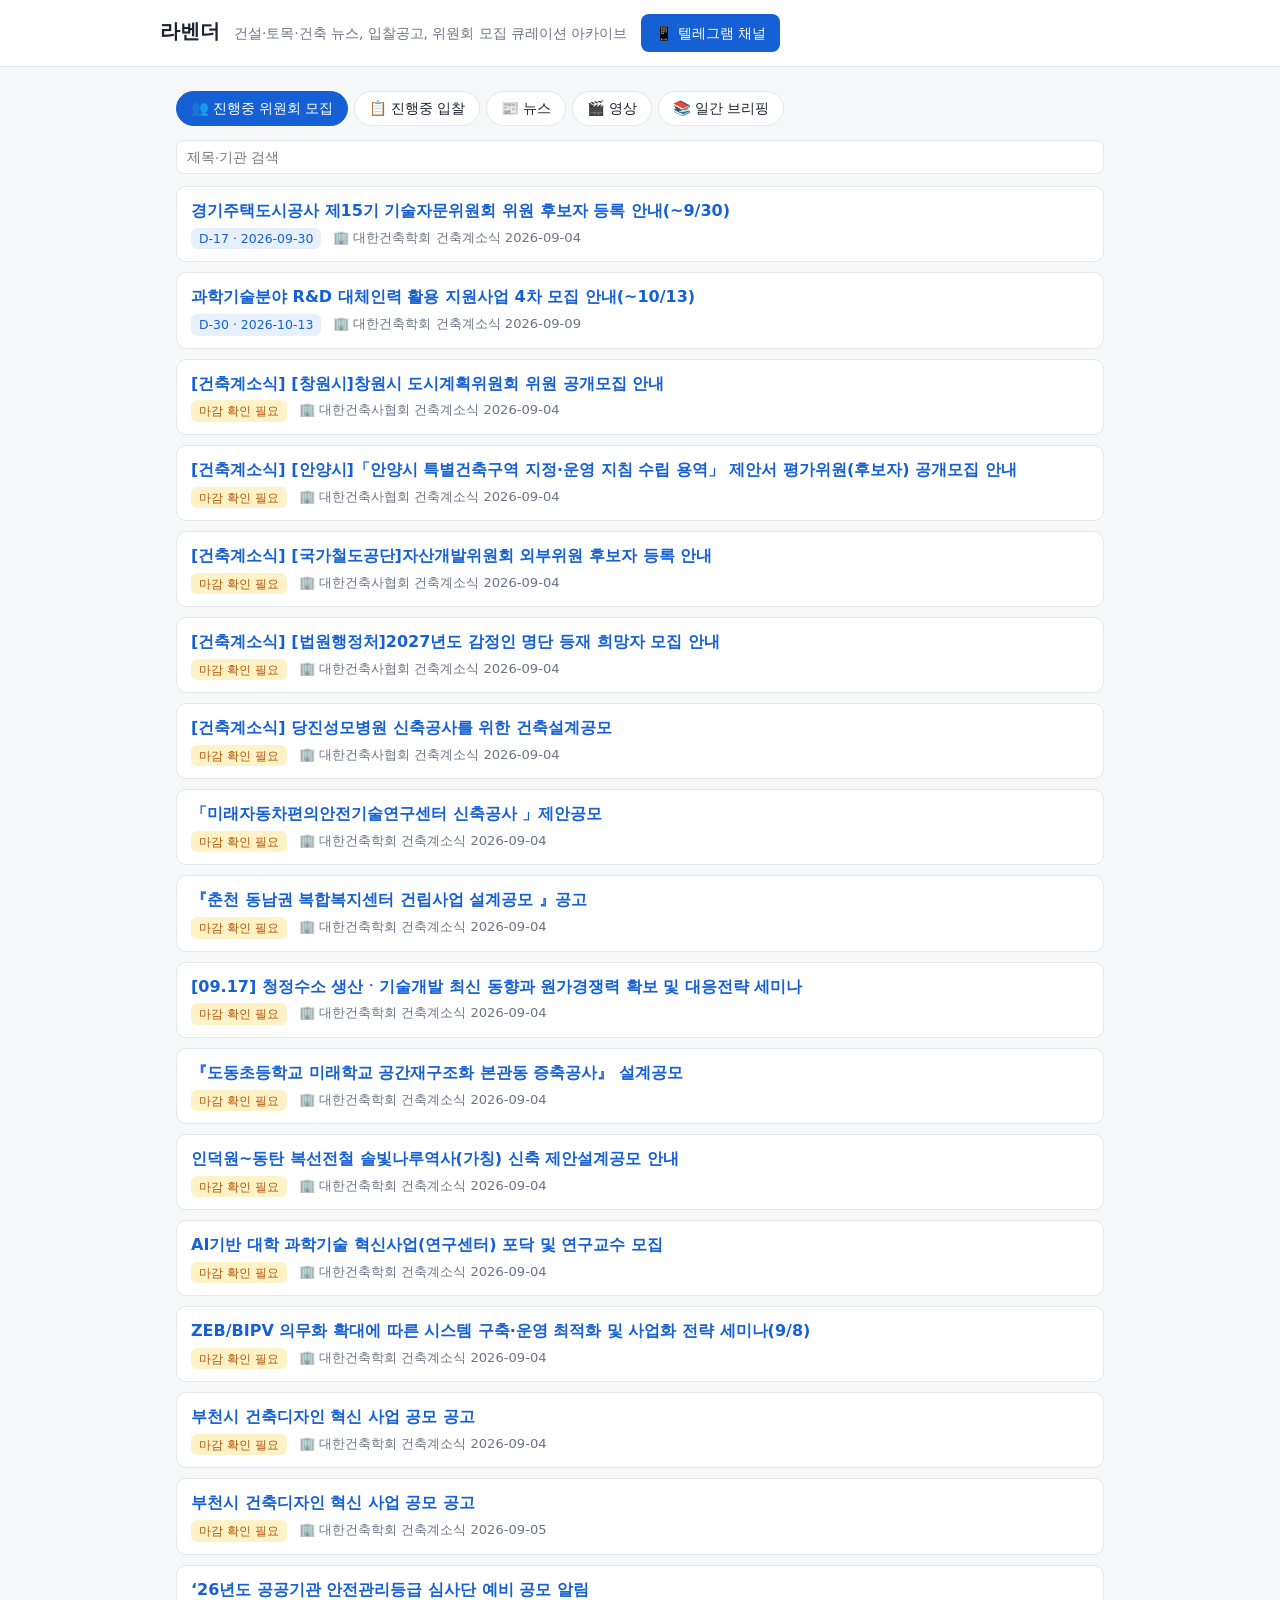
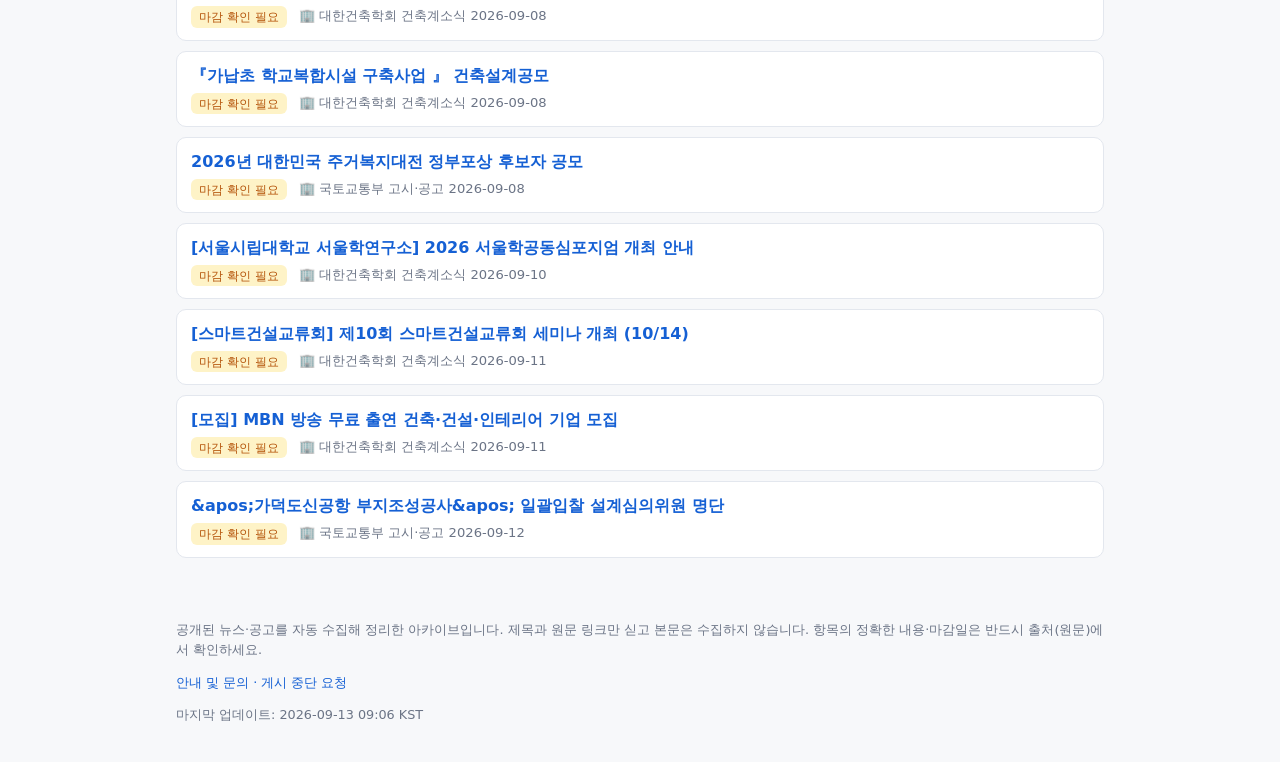
<file: site/index.html>
<!DOCTYPE html>
<html lang="ko">
<head>
<meta charset="utf-8">
<meta name="viewport" content="width=device-width, initial-scale=1">
<title>라벤더 — 건설·토목 뉴스, 입찰공고, 위원회 모집</title>
<meta name="description" content="건설·토목·건축 뉴스, 진행중 입찰공고, 위원회 모집 공고를 한 곳에서. 매일 자동 업데이트.">
<link rel="stylesheet" href="style.css">
<link rel="alternate" type="application/rss+xml" title="라벤더" href="feed.xml">
</head>
<body>
<header>
  <div class="site-head">
    <h1 id="site-title">라벤더</h1>
    <p id="site-desc">건설·토목·건축 뉴스, 입찰공고, 위원회 모집 큐레이션</p>
    <a id="tg-link" class="tg-cta" href="#" hidden>📱 텔레그램 채널</a>
  </div>
</header>
<main>
  <div class="tabs" role="tablist">
    <button data-tab="committees" class="active">👥 진행중 위원회 모집</button>
    <button data-tab="bids">📋 진행중 입찰</button>
    <button data-tab="news">📰 뉴스</button>
    <button data-tab="videos">🎬 영상</button>
    <button onclick="location.href='posts/'" type="button">📚 일간 브리핑</button>
  </div>
  <div class="toolbar">
    <input id="search" type="search" placeholder="제목·기관 검색">
    <select id="source-filter" hidden></select>
  </div>
  <div id="content"><p class="empty">불러오는 중…</p></div>
</main>
<footer>
  <p>공개된 뉴스·공고를 자동 수집해 정리한 아카이브입니다. 제목과 원문 링크만 싣고 본문은 수집하지 않습니다. 항목의 정확한 내용·마감일은 반드시 출처(원문)에서 확인하세요.</p>
  <p><a href="about.html">안내 및 문의 · 게시 중단 요청</a></p>
  <p id="generated-at"></p>
</footer>
<script>
(function () {
  "use strict";
  var DATA = null;
  var state = { tab: "committees", query: "", source: "" };

  function esc(s) {
    return String(s == null ? "" : s)
      .replace(/&/g, "&amp;").replace(/</g, "&lt;").replace(/>/g, "&gt;")
      .replace(/"/g, "&quot;");
  }

  function dday(row) {
    if (row.deadline == null) return '<span class="badge warn">마감 확인 필요</span>';
    var d = row.d_day;
    if (d < 0) return '<span class="badge warn">마감</span>';
    if (d === 0) return '<span class="badge due">오늘 마감</span>';
    if (d <= 3) return '<span class="badge due">D-' + d + "</span>";
    return '<span class="badge">D-' + d + " · " + esc(row.deadline) + "</span>";
  }

  function matches(row) {
    if (state.source && row.source !== state.source) return false;
    if (!state.query) return true;
    var q = state.query.toLowerCase();
    return ((row.title || "") + " " + (row.org || "") + " " + (row.source || ""))
      .toLowerCase().indexOf(q) !== -1;
  }

  function renderCards(rows, opts) {
    opts = opts || {};
    var out = [];
    rows.forEach(function (r) {
      if (!matches(r)) return;
      var meta = [];
      if (opts.deadline) meta.push(dday(r));
      if (r.org) meta.push("🏢 " + esc(r.org));
      if (r.amount) meta.push("💰 " + esc(r.amount));
      if (!r.org && r.source) meta.push(esc(r.source));
      meta.push(esc(r.date));
      out.push(
        '<div class="card"><div class="title"><a href="' + esc(r.url) +
        '" target="_blank" rel="noopener">' + esc(r.title) + "</a></div>" +
        '<div class="meta">' + meta.join(" ") + "</div></div>"
      );
    });
    return out.length ? out.join("") : '<p class="empty">표시할 항목이 없습니다.</p>';
  }

  function renderNews(rows) {
    var byDate = {};
    var order = [];
    rows.forEach(function (r) {
      if (!matches(r)) return;
      if (!byDate[r.date]) { byDate[r.date] = []; order.push(r.date); }
      byDate[r.date].push(r);
    });
    if (!order.length) return '<p class="empty">표시할 항목이 없습니다.</p>';
    return order.map(function (d) {
      var cards = byDate[d].map(function (r) {
        return '<div class="card"><div class="title"><a href="' + esc(r.url) +
          '" target="_blank" rel="noopener">' + esc(r.title) + "</a></div>" +
          '<div class="meta">' + esc(r.source) + "</div></div>";
      }).join("");
      return '<div class="day-group"><h3>' + esc(d) + "</h3>" + cards + "</div>";
    }).join("");
  }

  function renderVideos(rows) {
    var out = [];
    rows.forEach(function (r) {
      if (!matches(r)) return;
      var thumb = r.thumbnail
        ? '<img loading="lazy" src="' + esc(r.thumbnail) + '" alt="">'
        : "";
      out.push(
        '<a class="video-card card" href="' + esc(r.url) +
        '" target="_blank" rel="noopener">' + thumb +
        '<div class="title">' + esc(r.title) + "</div>" +
        '<div class="meta">' + esc(r.channel || r.source) + "</div></a>"
      );
    });
    return out.length
      ? '<div class="videos">' + out.join("") + "</div>"
      : '<p class="empty">표시할 항목이 없습니다.</p>';
  }

  function currentRows() {
    if (!DATA) return [];
    return DATA[state.tab] || [];
  }

  function updateSourceFilter() {
    var sel = document.getElementById("source-filter");
    var rows = currentRows();
    var sources = [];
    rows.forEach(function (r) {
      if (r.source && sources.indexOf(r.source) === -1) sources.push(r.source);
    });
    if (state.tab === "news" && sources.length > 1) {
      sel.hidden = false;
      sel.innerHTML = '<option value="">전체 출처</option>' + sources.map(function (s) {
        return '<option value="' + esc(s) + '"' +
          (state.source === s ? " selected" : "") + ">" + esc(s) + "</option>";
      }).join("");
    } else {
      sel.hidden = true;
      state.source = "";
    }
  }

  function render() {
    var el = document.getElementById("content");
    if (!DATA) { el.innerHTML = '<p class="empty">데이터를 불러오지 못했습니다.</p>'; return; }
    updateSourceFilter();
    var rows = currentRows();
    if (state.tab === "committees") el.innerHTML = renderCards(rows, { deadline: true });
    else if (state.tab === "bids") el.innerHTML = renderCards(rows, { deadline: true });
    else if (state.tab === "news") el.innerHTML = renderNews(rows);
    else el.innerHTML = renderVideos(rows);
  }

  document.querySelectorAll(".tabs button[data-tab]").forEach(function (btn) {
    btn.addEventListener("click", function () {
      state.tab = btn.getAttribute("data-tab");
      state.source = "";
      document.querySelectorAll(".tabs button[data-tab]").forEach(function (b) {
        b.classList.toggle("active", b === btn);
      });
      render();
    });
  });
  document.getElementById("search").addEventListener("input", function (e) {
    state.query = e.target.value.trim();
    render();
  });
  document.getElementById("source-filter").addEventListener("change", function (e) {
    state.source = e.target.value;
    render();
  });

  fetch("data.json", { cache: "no-store" })
    .then(function (r) { return r.json(); })
    .then(function (data) {
      DATA = data;
      if (data.site) {
        if (data.site.title) {
          document.getElementById("site-title").textContent = data.site.title;
          document.title = data.site.title + " — 건설 뉴스·입찰·위원회 모집 아카이브";
        }
        if (data.site.description)
          document.getElementById("site-desc").textContent = data.site.description;
        if (data.site.telegram) {
          var tg = document.getElementById("tg-link");
          tg.href = data.site.telegram;
          tg.hidden = false;
        }
      }
      if (data.generated_at)
        document.getElementById("generated-at").textContent =
          "마지막 업데이트: " + data.generated_at.slice(0, 16).replace("T", " ") + " KST";
      render();
    })
    .catch(function () { DATA = null; render(); });
})();
</script>
</body>
</html>
</file>
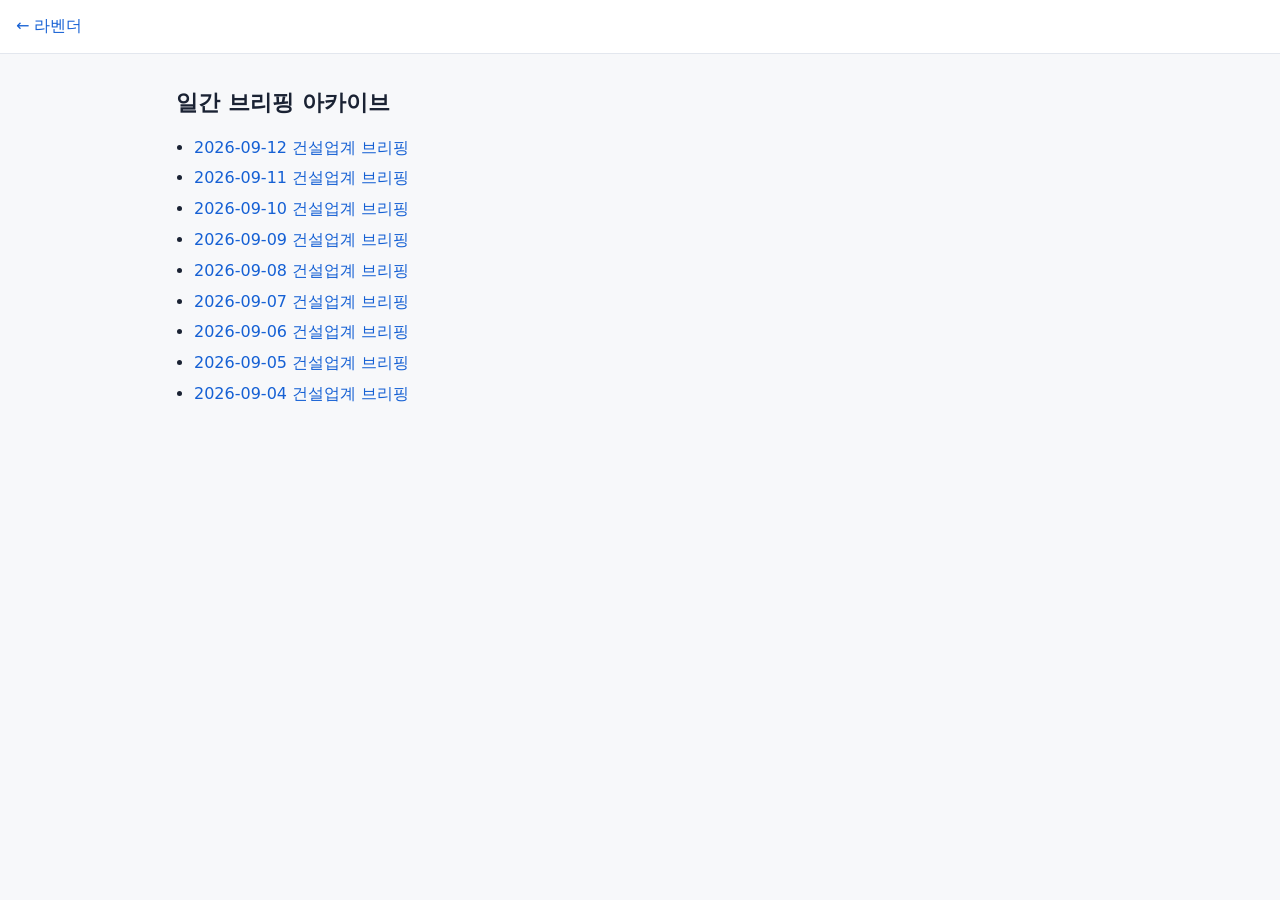
<file: site/posts/index.html>
<!DOCTYPE html>
<html lang="ko">
<head><meta charset="utf-8"><meta name="viewport" content="width=device-width, initial-scale=1">
<title>브리핑 아카이브 | 라벤더</title>
<link rel="stylesheet" href="../style.css"></head>
<body>
<header><a href="../index.html">← 라벤더</a></header>
<main class="post"><h1>일간 브리핑 아카이브</h1><ul><li><a href="2026-09-12.html">2026-09-12 건설업계 브리핑</a></li>
<li><a href="2026-09-11.html">2026-09-11 건설업계 브리핑</a></li>
<li><a href="2026-09-10.html">2026-09-10 건설업계 브리핑</a></li>
<li><a href="2026-09-09.html">2026-09-09 건설업계 브리핑</a></li>
<li><a href="2026-09-08.html">2026-09-08 건설업계 브리핑</a></li>
<li><a href="2026-09-07.html">2026-09-07 건설업계 브리핑</a></li>
<li><a href="2026-09-06.html">2026-09-06 건설업계 브리핑</a></li>
<li><a href="2026-09-05.html">2026-09-05 건설업계 브리핑</a></li>
<li><a href="2026-09-04.html">2026-09-04 건설업계 브리핑</a></li></ul></main>
</body></html>
</file>
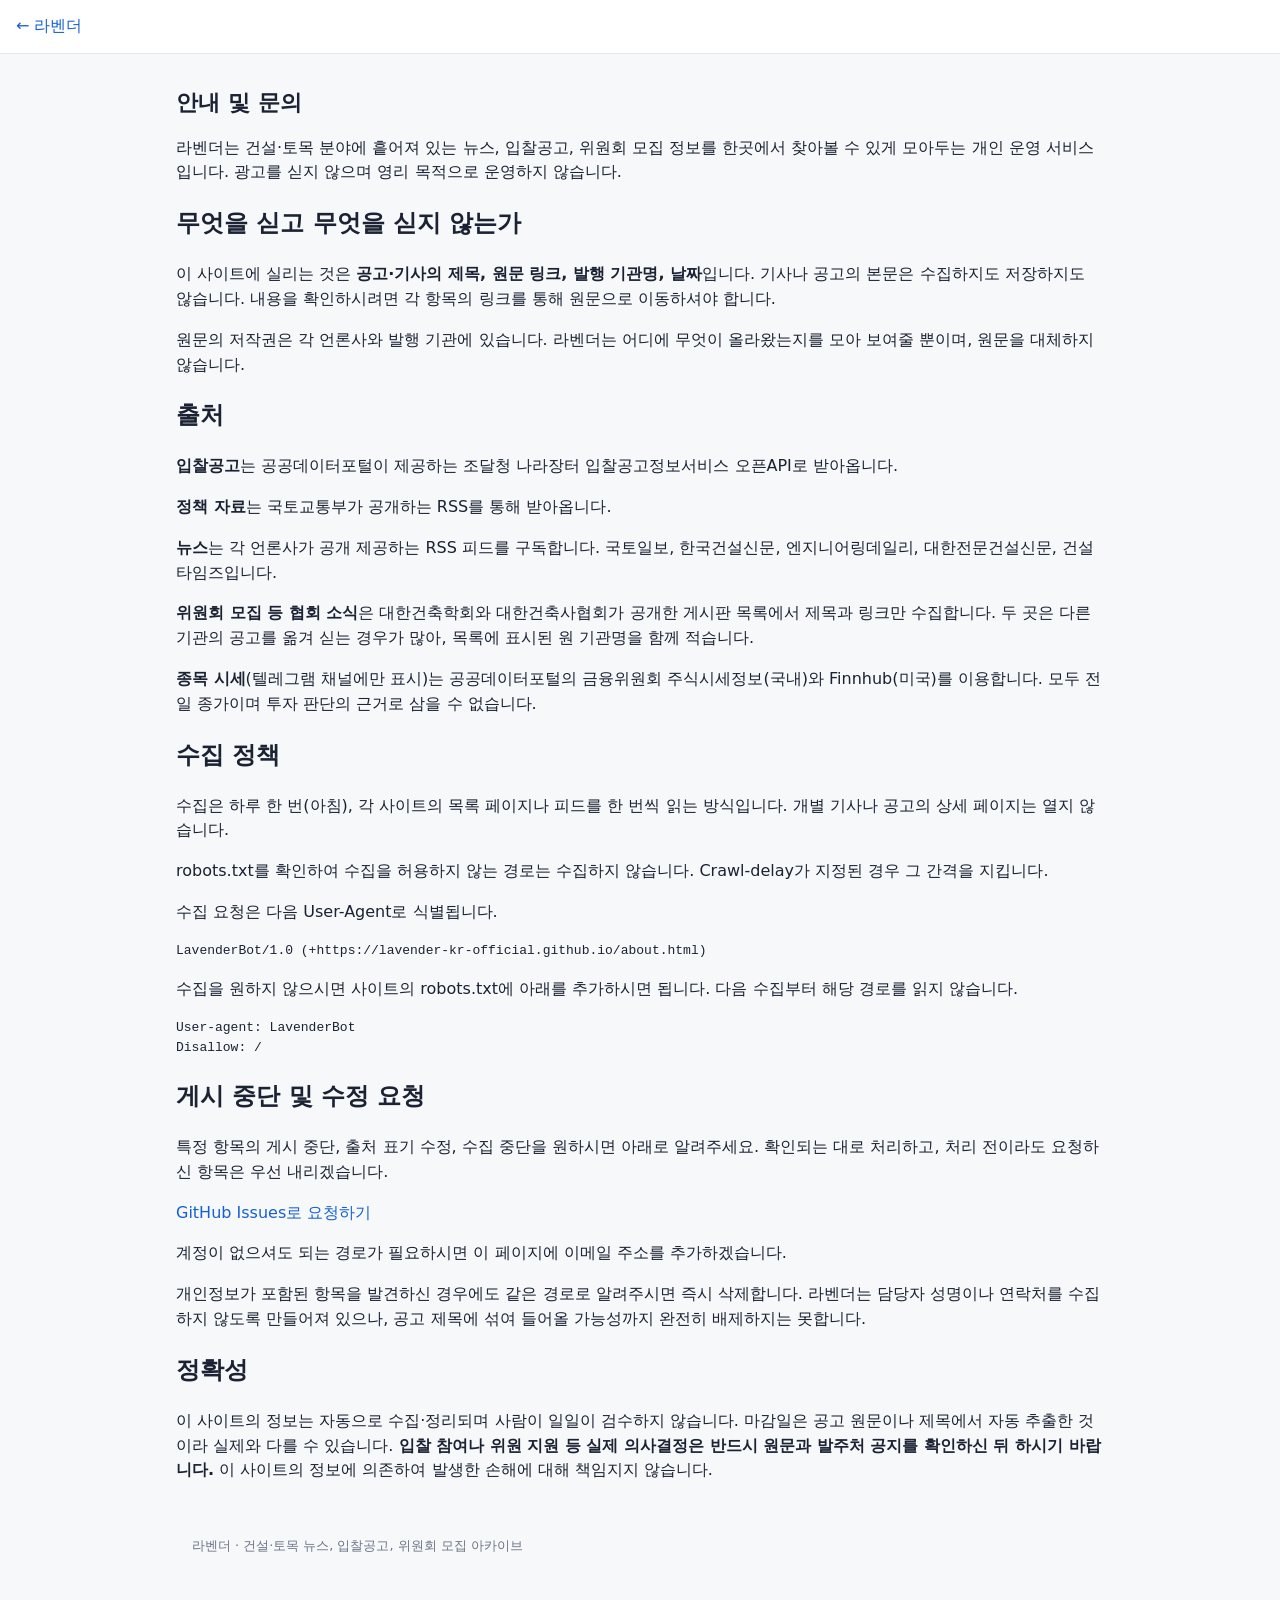
<file: site/about.html>
<!DOCTYPE html>
<html lang="ko">
<head>
<meta charset="utf-8">
<meta name="viewport" content="width=device-width, initial-scale=1">
<title>안내 및 문의 | 라벤더</title>
<meta name="description" content="라벤더의 콘텐츠 출처, 수집 정책, 문의 및 게시 중단 요청 안내">
<link rel="stylesheet" href="style.css">
</head>
<body>
<header><a href="index.html">← 라벤더</a></header>
<main class="post">

<h1>안내 및 문의</h1>

<p>라벤더는 건설·토목 분야에 흩어져 있는 뉴스, 입찰공고, 위원회 모집 정보를 한곳에서 찾아볼 수 있게 모아두는 개인 운영 서비스입니다. 광고를 싣지 않으며 영리 목적으로 운영하지 않습니다.</p>

<h2>무엇을 싣고 무엇을 싣지 않는가</h2>

<p>이 사이트에 실리는 것은 <strong>공고·기사의 제목, 원문 링크, 발행 기관명, 날짜</strong>입니다. 기사나 공고의 본문은 수집하지도 저장하지도 않습니다. 내용을 확인하시려면 각 항목의 링크를 통해 원문으로 이동하셔야 합니다.</p>

<p>원문의 저작권은 각 언론사와 발행 기관에 있습니다. 라벤더는 어디에 무엇이 올라왔는지를 모아 보여줄 뿐이며, 원문을 대체하지 않습니다.</p>

<h2>출처</h2>

<p><strong>입찰공고</strong>는 공공데이터포털이 제공하는 조달청 나라장터 입찰공고정보서비스 오픈API로 받아옵니다.</p>

<p><strong>정책 자료</strong>는 국토교통부가 공개하는 RSS를 통해 받아옵니다.</p>

<p><strong>뉴스</strong>는 각 언론사가 공개 제공하는 RSS 피드를 구독합니다. 국토일보, 한국건설신문, 엔지니어링데일리, 대한전문건설신문, 건설타임즈입니다.</p>

<p><strong>위원회 모집 등 협회 소식</strong>은 대한건축학회와 대한건축사협회가 공개한 게시판 목록에서 제목과 링크만 수집합니다. 두 곳은 다른 기관의 공고를 옮겨 싣는 경우가 많아, 목록에 표시된 원 기관명을 함께 적습니다.</p>

<p><strong>종목 시세</strong>(텔레그램 채널에만 표시)는 공공데이터포털의 금융위원회 주식시세정보(국내)와 Finnhub(미국)를 이용합니다. 모두 전일 종가이며 투자 판단의 근거로 삼을 수 없습니다.</p>

<h2>수집 정책</h2>

<p>수집은 하루 한 번(아침), 각 사이트의 목록 페이지나 피드를 한 번씩 읽는 방식입니다. 개별 기사나 공고의 상세 페이지는 열지 않습니다.</p>

<p>robots.txt를 확인하여 수집을 허용하지 않는 경로는 수집하지 않습니다. Crawl-delay가 지정된 경우 그 간격을 지킵니다.</p>

<p>수집 요청은 다음 User-Agent로 식별됩니다.</p>

<pre><code>LavenderBot/1.0 (+https://lavender-kr-official.github.io/about.html)</code></pre>

<p>수집을 원하지 않으시면 사이트의 robots.txt에 아래를 추가하시면 됩니다. 다음 수집부터 해당 경로를 읽지 않습니다.</p>

<pre><code>User-agent: LavenderBot
Disallow: /</code></pre>

<h2>게시 중단 및 수정 요청</h2>

<p>특정 항목의 게시 중단, 출처 표기 수정, 수집 중단을 원하시면 아래로 알려주세요. 확인되는 대로 처리하고, 처리 전이라도 요청하신 항목은 우선 내리겠습니다.</p>

<p><a href="https://github.com/lavender-kr-official/lavender-kr-official.github.io/issues/new">GitHub Issues로 요청하기</a></p>

<p>계정이 없으셔도 되는 경로가 필요하시면 이 페이지에 이메일 주소를 추가하겠습니다.</p>

<p>개인정보가 포함된 항목을 발견하신 경우에도 같은 경로로 알려주시면 즉시 삭제합니다. 라벤더는 담당자 성명이나 연락처를 수집하지 않도록 만들어져 있으나, 공고 제목에 섞여 들어올 가능성까지 완전히 배제하지는 못합니다.</p>

<h2>정확성</h2>

<p>이 사이트의 정보는 자동으로 수집·정리되며 사람이 일일이 검수하지 않습니다. 마감일은 공고 원문이나 제목에서 자동 추출한 것이라 실제와 다를 수 있습니다. <strong>입찰 참여나 위원 지원 등 실제 의사결정은 반드시 원문과 발주처 공지를 확인하신 뒤 하시기 바랍니다.</strong> 이 사이트의 정보에 의존하여 발생한 손해에 대해 책임지지 않습니다.</p>

<footer>
<p>라벤더 · 건설·토목 뉴스, 입찰공고, 위원회 모집 아카이브</p>
</footer>

</main>
</body>
</html>
</file>
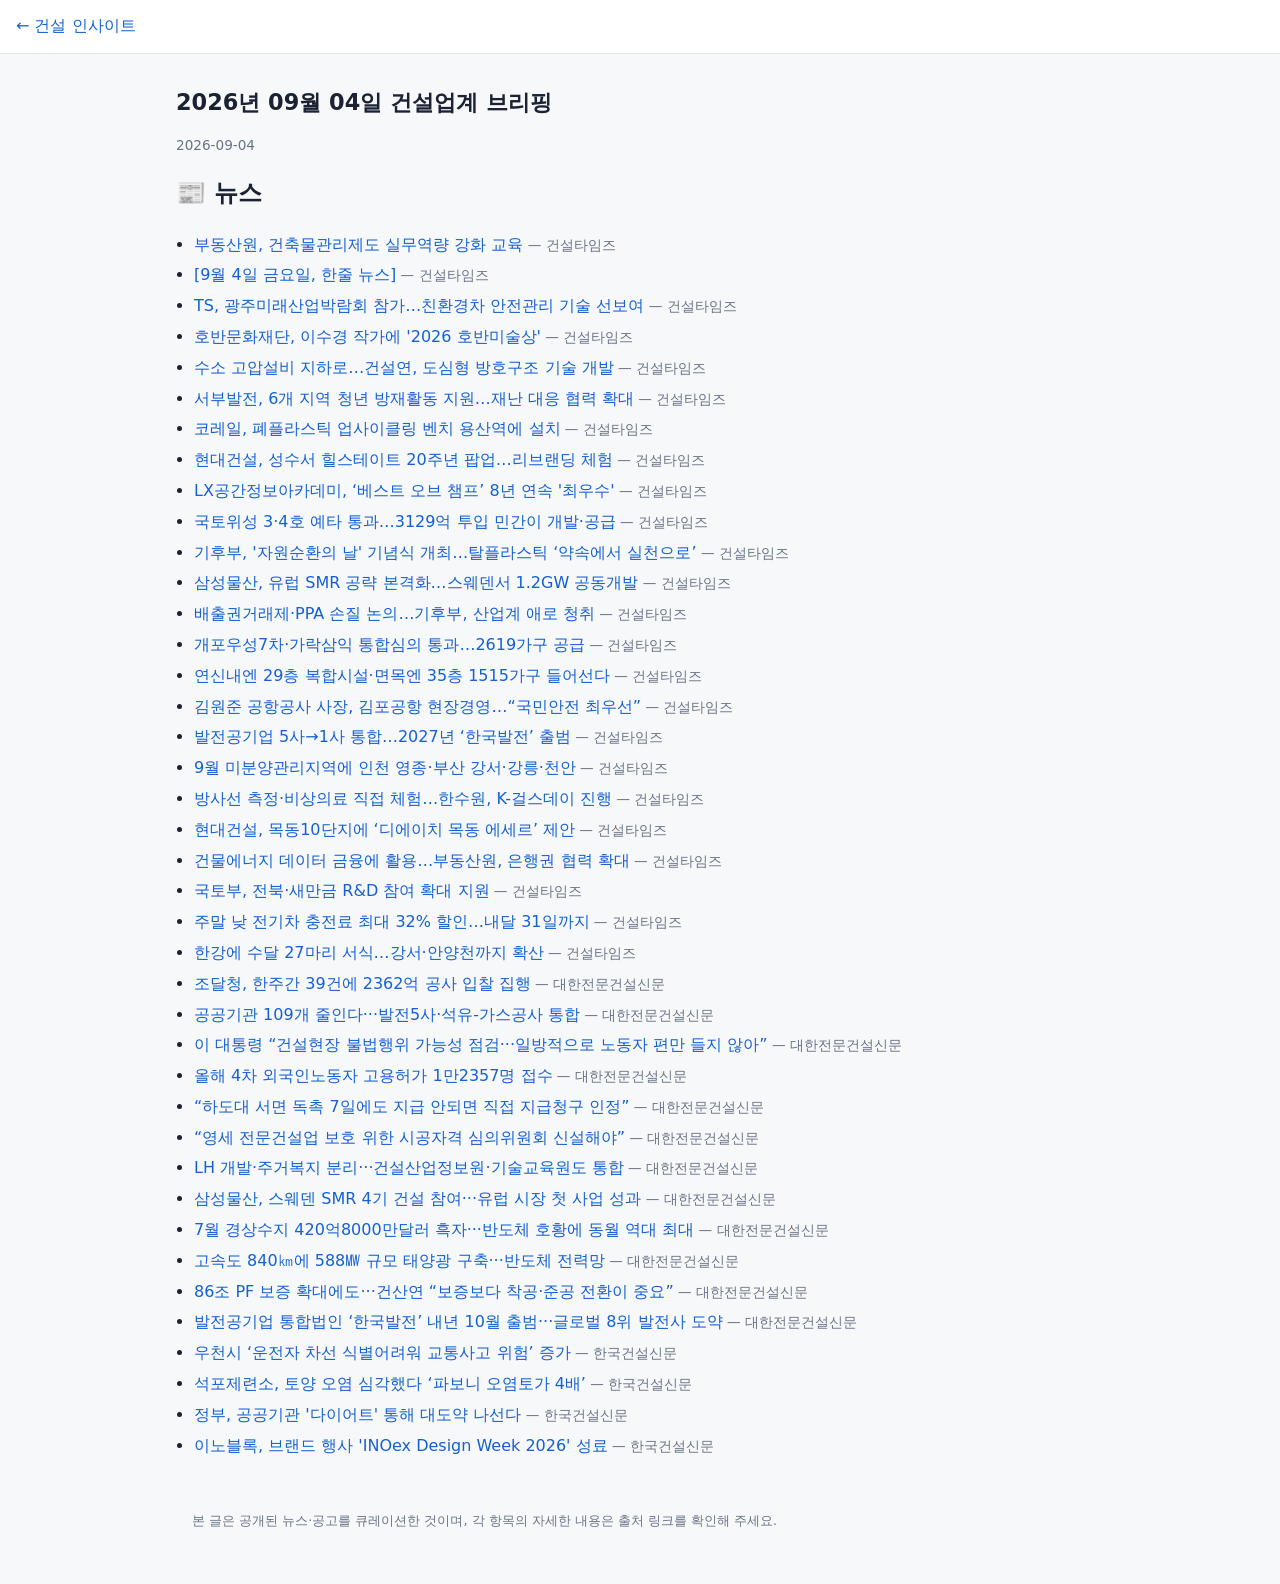
<file: site/posts/2026-09-04.html>
<!DOCTYPE html>
<html lang="ko">
<head>
<meta charset="utf-8">
<meta name="viewport" content="width=device-width, initial-scale=1">
<title>2026년 09월 04일 건설업계 브리핑 | 건설 인사이트</title>
<meta name="description" content="2026년 09월 04일 건설·토목·건축 뉴스, 입찰공고, 위원회 모집 브리핑">
<meta property="og:title" content="2026년 09월 04일 건설업계 브리핑">
<meta property="og:description" content="2026년 09월 04일 건설·토목·건축 뉴스, 입찰공고, 위원회 모집 브리핑">
<meta property="og:type" content="article">
<link rel="canonical" href="https://gilbertm7788-hash.github.io/cloud/posts/2026-09-04.html">
<link rel="stylesheet" href="../style.css">
</head>
<body>
<header><a href="../index.html">← 건설 인사이트</a></header>
<main class="post">
<h1>2026년 09월 04일 건설업계 브리핑</h1>
<p class="date">2026-09-04</p>

<section><h2>📰 뉴스</h2><ul><li><a href="https://www.constimes.co.kr/news/articleView.html?idxno=313401" target="_blank" rel="noopener">부동산원, 건축물관리제도 실무역량 강화 교육</a><span class="src"> — 건설타임즈</span></li>
<li><a href="https://www.constimes.co.kr/news/articleView.html?idxno=313407" target="_blank" rel="noopener">[9월 4일 금요일, 한줄 뉴스]</a><span class="src"> — 건설타임즈</span></li>
<li><a href="https://www.constimes.co.kr/news/articleView.html?idxno=313409" target="_blank" rel="noopener">TS, 광주미래산업박람회 참가…친환경차 안전관리 기술 선보여</a><span class="src"> — 건설타임즈</span></li>
<li><a href="https://www.constimes.co.kr/news/articleView.html?idxno=313410" target="_blank" rel="noopener">호반문화재단, 이수경 작가에 &#x27;2026 호반미술상&#x27;</a><span class="src"> — 건설타임즈</span></li>
<li><a href="https://www.constimes.co.kr/news/articleView.html?idxno=313411" target="_blank" rel="noopener">수소 고압설비 지하로…건설연, 도심형 방호구조 기술 개발</a><span class="src"> — 건설타임즈</span></li>
<li><a href="https://www.constimes.co.kr/news/articleView.html?idxno=313412" target="_blank" rel="noopener">서부발전, 6개 지역 청년 방재활동 지원…재난 대응 협력 확대</a><span class="src"> — 건설타임즈</span></li>
<li><a href="https://www.constimes.co.kr/news/articleView.html?idxno=313413" target="_blank" rel="noopener">코레일, 폐플라스틱 업사이클링 벤치 용산역에 설치</a><span class="src"> — 건설타임즈</span></li>
<li><a href="https://www.constimes.co.kr/news/articleView.html?idxno=313414" target="_blank" rel="noopener">현대건설, 성수서 힐스테이트 20주년 팝업…리브랜딩 체험</a><span class="src"> — 건설타임즈</span></li>
<li><a href="https://www.constimes.co.kr/news/articleView.html?idxno=313415" target="_blank" rel="noopener">LX공간정보아카데미, ‘베스트 오브 챔프’ 8년 연속 &#x27;최우수&#x27;</a><span class="src"> — 건설타임즈</span></li>
<li><a href="https://www.constimes.co.kr/news/articleView.html?idxno=313416" target="_blank" rel="noopener">국토위성 3·4호 예타 통과…3129억 투입 민간이 개발·공급</a><span class="src"> — 건설타임즈</span></li>
<li><a href="https://www.constimes.co.kr/news/articleView.html?idxno=313417" target="_blank" rel="noopener">기후부, &#x27;자원순환의 날&#x27; 기념식 개최…탈플라스틱 ‘약속에서 실천으로’</a><span class="src"> — 건설타임즈</span></li>
<li><a href="https://www.constimes.co.kr/news/articleView.html?idxno=313418" target="_blank" rel="noopener">삼성물산, 유럽 SMR 공략 본격화…스웨덴서 1.2GW 공동개발</a><span class="src"> — 건설타임즈</span></li>
<li><a href="https://www.constimes.co.kr/news/articleView.html?idxno=313419" target="_blank" rel="noopener">배출권거래제·PPA 손질 논의…기후부, 산업계 애로 청취</a><span class="src"> — 건설타임즈</span></li>
<li><a href="https://www.constimes.co.kr/news/articleView.html?idxno=313420" target="_blank" rel="noopener">개포우성7차·가락삼익 통합심의 통과…2619가구 공급</a><span class="src"> — 건설타임즈</span></li>
<li><a href="https://www.constimes.co.kr/news/articleView.html?idxno=313421" target="_blank" rel="noopener">연신내엔 29층 복합시설·면목엔 35층 1515가구 들어선다</a><span class="src"> — 건설타임즈</span></li>
<li><a href="https://www.constimes.co.kr/news/articleView.html?idxno=313422" target="_blank" rel="noopener">김원준 공항공사 사장, 김포공항 현장경영…“국민안전 최우선”</a><span class="src"> — 건설타임즈</span></li>
<li><a href="https://www.constimes.co.kr/news/articleView.html?idxno=313423" target="_blank" rel="noopener">발전공기업 5사→1사 통합…2027년 ‘한국발전’ 출범</a><span class="src"> — 건설타임즈</span></li>
<li><a href="https://www.constimes.co.kr/news/articleView.html?idxno=313424" target="_blank" rel="noopener">9월 미분양관리지역에 인천 영종·부산 강서·강릉·천안</a><span class="src"> — 건설타임즈</span></li>
<li><a href="https://www.constimes.co.kr/news/articleView.html?idxno=313425" target="_blank" rel="noopener">방사선 측정·비상의료 직접 체험…한수원, K-걸스데이 진행</a><span class="src"> — 건설타임즈</span></li>
<li><a href="https://www.constimes.co.kr/news/articleView.html?idxno=313426" target="_blank" rel="noopener">현대건설, 목동10단지에 ‘디에이치 목동 에세르’ 제안</a><span class="src"> — 건설타임즈</span></li>
<li><a href="https://www.constimes.co.kr/news/articleView.html?idxno=313427" target="_blank" rel="noopener">건물에너지 데이터 금융에 활용…부동산원, 은행권 협력 확대</a><span class="src"> — 건설타임즈</span></li>
<li><a href="https://www.constimes.co.kr/news/articleView.html?idxno=313428" target="_blank" rel="noopener">국토부, 전북·새만금 R&amp;D 참여 확대 지원</a><span class="src"> — 건설타임즈</span></li>
<li><a href="https://www.constimes.co.kr/news/articleView.html?idxno=313429" target="_blank" rel="noopener">주말 낮 전기차 충전료 최대 32% 할인…내달 31일까지</a><span class="src"> — 건설타임즈</span></li>
<li><a href="https://www.constimes.co.kr/news/articleView.html?idxno=313430" target="_blank" rel="noopener">한강에 수달 27마리 서식…강서·안양천까지 확산</a><span class="src"> — 건설타임즈</span></li>
<li><a href="https://www.koscaj.com/news/articleView.html?idxno=326284" target="_blank" rel="noopener">조달청, 한주간 39건에 2362억 공사 입찰 집행</a><span class="src"> — 대한전문건설신문</span></li>
<li><a href="https://www.koscaj.com/news/articleView.html?idxno=326290" target="_blank" rel="noopener">공공기관 109개 줄인다···발전5사·석유-가스공사 통합</a><span class="src"> — 대한전문건설신문</span></li>
<li><a href="https://www.koscaj.com/news/articleView.html?idxno=326285" target="_blank" rel="noopener">이 대통령 “건설현장 불법행위 가능성 점검···일방적으로 노동자 편만 들지 않아”</a><span class="src"> — 대한전문건설신문</span></li>
<li><a href="https://www.koscaj.com/news/articleView.html?idxno=326292" target="_blank" rel="noopener">올해 4차 외국인노동자 고용허가 1만2357명 접수</a><span class="src"> — 대한전문건설신문</span></li>
<li><a href="https://www.koscaj.com/news/articleView.html?idxno=326291" target="_blank" rel="noopener">“하도대 서면 독촉 7일에도 지급 안되면 직접 지급청구 인정”</a><span class="src"> — 대한전문건설신문</span></li>
<li><a href="https://www.koscaj.com/news/articleView.html?idxno=326289" target="_blank" rel="noopener">“영세 전문건설업 보호 위한 시공자격 심의위원회 신설해야”</a><span class="src"> — 대한전문건설신문</span></li>
<li><a href="https://www.koscaj.com/news/articleView.html?idxno=326287" target="_blank" rel="noopener">LH 개발·주거복지 분리···건설산업정보원·기술교육원도 통합</a><span class="src"> — 대한전문건설신문</span></li>
<li><a href="https://www.koscaj.com/news/articleView.html?idxno=326286" target="_blank" rel="noopener">삼성물산, 스웨덴 SMR 4기 건설 참여···유럽 시장 첫 사업 성과</a><span class="src"> — 대한전문건설신문</span></li>
<li><a href="https://www.koscaj.com/news/articleView.html?idxno=326283" target="_blank" rel="noopener">7월 경상수지 420억8000만달러 흑자···반도체 호황에 동월 역대 최대</a><span class="src"> — 대한전문건설신문</span></li>
<li><a href="https://www.koscaj.com/news/articleView.html?idxno=326288" target="_blank" rel="noopener">고속도 840㎞에 588㎿ 규모 태양광 구축···반도체 전력망</a><span class="src"> — 대한전문건설신문</span></li>
<li><a href="https://www.koscaj.com/news/articleView.html?idxno=326293" target="_blank" rel="noopener">86조 PF 보증 확대에도···건산연 “보증보다 착공·준공 전환이 중요”</a><span class="src"> — 대한전문건설신문</span></li>
<li><a href="https://www.koscaj.com/news/articleView.html?idxno=326294" target="_blank" rel="noopener">발전공기업 통합법인 ‘한국발전’ 내년 10월 출범···글로벌 8위 발전사 도약</a><span class="src"> — 대한전문건설신문</span></li>
<li><a href="http://www.conslove.co.kr/news/articleView.html?idxno=89500" target="_blank" rel="noopener">우천시 ‘운전자 차선 식별어려워 교통사고 위험’ 증가</a><span class="src"> — 한국건설신문</span></li>
<li><a href="http://www.conslove.co.kr/news/articleView.html?idxno=89502" target="_blank" rel="noopener">석포제련소, 토양 오염 심각했다 ‘파보니 오염토가 4배’</a><span class="src"> — 한국건설신문</span></li>
<li><a href="http://www.conslove.co.kr/news/articleView.html?idxno=89503" target="_blank" rel="noopener">정부, 공공기관 &#x27;다이어트&#x27; 통해 대도약 나선다</a><span class="src"> — 한국건설신문</span></li>
<li><a href="http://www.conslove.co.kr/news/articleView.html?idxno=89501" target="_blank" rel="noopener">이노블록, 브랜드 행사 &#x27;INOex Design Week 2026&#x27; 성료</a><span class="src"> — 한국건설신문</span></li></ul></section>

<footer><p>본 글은 공개된 뉴스·공고를 큐레이션한 것이며, 각 항목의 자세한 내용은 출처 링크를 확인해 주세요.</p></footer>
</main>
</body>
</html>
</file>
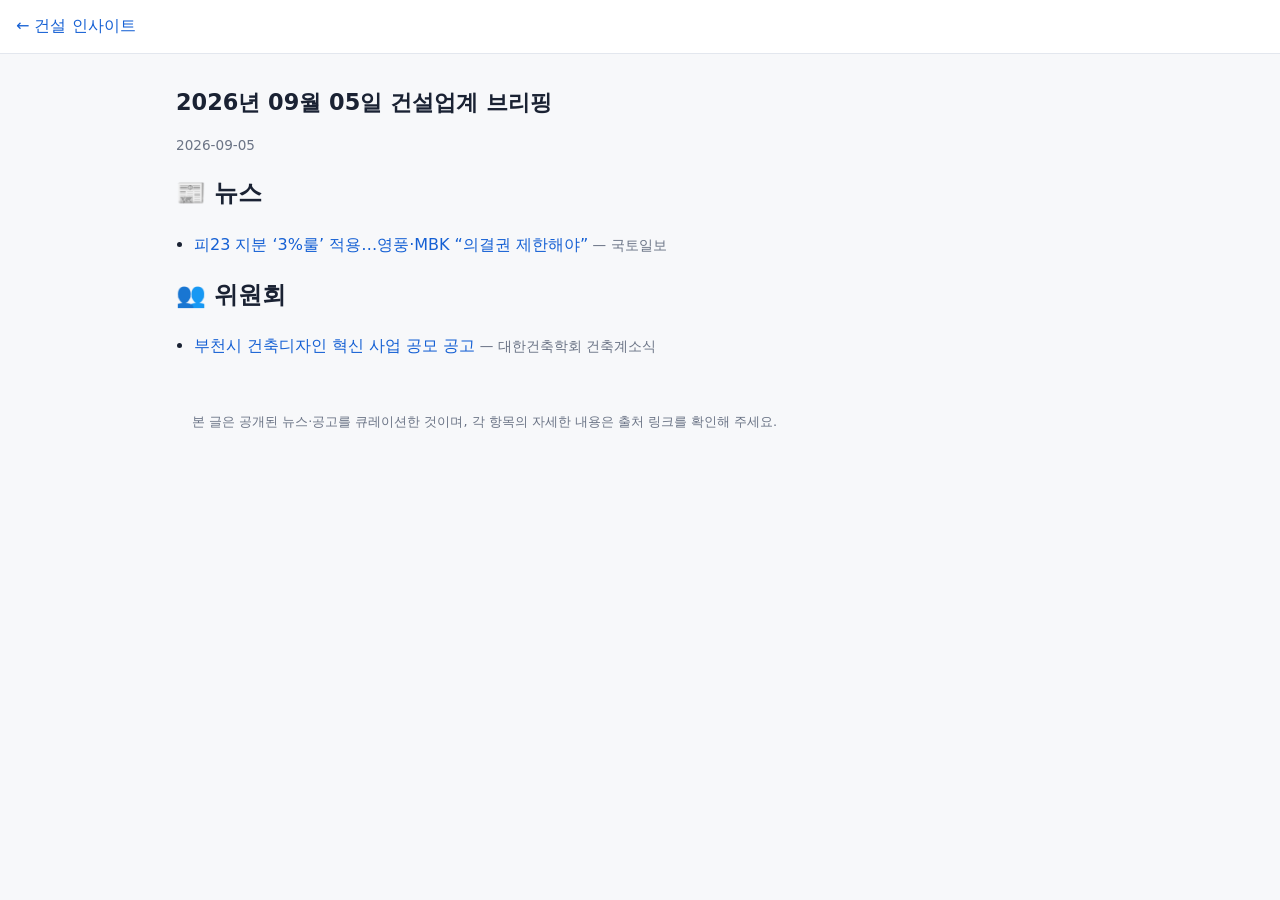
<file: site/posts/2026-09-05.html>
<!DOCTYPE html>
<html lang="ko">
<head>
<meta charset="utf-8">
<meta name="viewport" content="width=device-width, initial-scale=1">
<title>2026년 09월 05일 건설업계 브리핑 | 건설 인사이트</title>
<meta name="description" content="2026년 09월 05일 건설·토목·건축 뉴스, 입찰공고, 위원회 모집 브리핑">
<meta property="og:title" content="2026년 09월 05일 건설업계 브리핑">
<meta property="og:description" content="2026년 09월 05일 건설·토목·건축 뉴스, 입찰공고, 위원회 모집 브리핑">
<meta property="og:type" content="article">
<link rel="canonical" href="https://gilbertm7788-hash.github.io/cloud/posts/2026-09-05.html">
<link rel="stylesheet" href="../style.css">
</head>
<body>
<header><a href="../index.html">← 건설 인사이트</a></header>
<main class="post">
<h1>2026년 09월 05일 건설업계 브리핑</h1>
<p class="date">2026-09-05</p>

<section><h2>📰 뉴스</h2><ul><li><a href="http://www.ikld.kr/news/articleView.html?idxno=340154" target="_blank" rel="noopener">피23 지분 ‘3%룰’ 적용…영풍·MBK “의결권 제한해야”</a><span class="src"> — 국토일보</span></li></ul></section><section><h2>👥 위원회</h2><ul><li><a href="https://www.aik.or.kr/board/?_0000_method=view&amp;ncode=d001&amp;num=8628&amp;page=1" target="_blank" rel="noopener">부천시 건축디자인 혁신 사업 공모 공고</a><span class="src"> — 대한건축학회 건축계소식</span></li></ul></section>

<footer><p>본 글은 공개된 뉴스·공고를 큐레이션한 것이며, 각 항목의 자세한 내용은 출처 링크를 확인해 주세요.</p></footer>
</main>
</body>
</html>
</file>
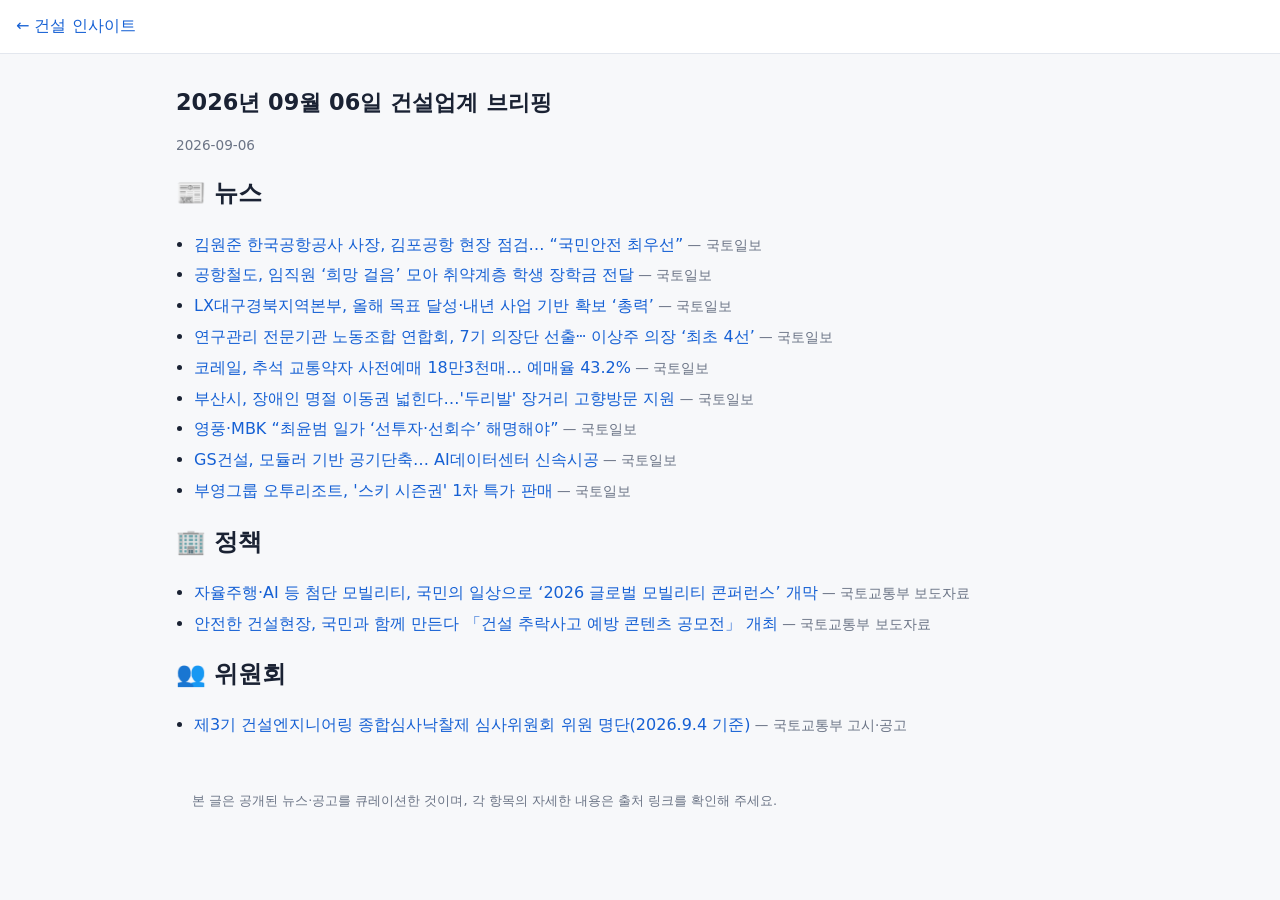
<file: site/posts/2026-09-06.html>
<!DOCTYPE html>
<html lang="ko">
<head>
<meta charset="utf-8">
<meta name="viewport" content="width=device-width, initial-scale=1">
<title>2026년 09월 06일 건설업계 브리핑 | 건설 인사이트</title>
<meta name="description" content="2026년 09월 06일 건설·토목·건축 뉴스, 입찰공고, 위원회 모집 브리핑">
<meta property="og:title" content="2026년 09월 06일 건설업계 브리핑">
<meta property="og:description" content="2026년 09월 06일 건설·토목·건축 뉴스, 입찰공고, 위원회 모집 브리핑">
<meta property="og:type" content="article">
<link rel="canonical" href="https://gilbertm7788-hash.github.io/cloud/posts/2026-09-06.html">
<link rel="stylesheet" href="../style.css">
</head>
<body>
<header><a href="../index.html">← 건설 인사이트</a></header>
<main class="post">
<h1>2026년 09월 06일 건설업계 브리핑</h1>
<p class="date">2026-09-06</p>

<section><h2>📰 뉴스</h2><ul><li><a href="http://www.ikld.kr/news/articleView.html?idxno=340159" target="_blank" rel="noopener">김원준 한국공항공사 사장, 김포공항 현장 점검… “국민안전 최우선”</a><span class="src"> — 국토일보</span></li>
<li><a href="http://www.ikld.kr/news/articleView.html?idxno=340160" target="_blank" rel="noopener">공항철도, 임직원 ‘희망 걸음’ 모아 취약계층 학생 장학금 전달</a><span class="src"> — 국토일보</span></li>
<li><a href="http://www.ikld.kr/news/articleView.html?idxno=340161" target="_blank" rel="noopener">LX대구경북지역본부, 올해 목표 달성·내년 사업 기반 확보 ‘총력’</a><span class="src"> — 국토일보</span></li>
<li><a href="http://www.ikld.kr/news/articleView.html?idxno=340162" target="_blank" rel="noopener">연구관리 전문기관 노동조합 연합회, 7기 의장단 선출ⵈ 이상주 의장 ‘최초 4선’</a><span class="src"> — 국토일보</span></li>
<li><a href="http://www.ikld.kr/news/articleView.html?idxno=340163" target="_blank" rel="noopener">코레일, 추석 교통약자 사전예매 18만3천매… 예매율 43.2%</a><span class="src"> — 국토일보</span></li>
<li><a href="http://www.ikld.kr/news/articleView.html?idxno=340164" target="_blank" rel="noopener">부산시, 장애인 명절 이동권 넓힌다…&#x27;두리발&#x27; 장거리 고향방문 지원</a><span class="src"> — 국토일보</span></li>
<li><a href="http://www.ikld.kr/news/articleView.html?idxno=340156" target="_blank" rel="noopener">영풍·MBK “최윤범 일가 ‘선투자·선회수’ 해명해야”</a><span class="src"> — 국토일보</span></li>
<li><a href="http://www.ikld.kr/news/articleView.html?idxno=340157" target="_blank" rel="noopener">GS건설, 모듈러 기반 공기단축… AI데이터센터 신속시공</a><span class="src"> — 국토일보</span></li>
<li><a href="http://www.ikld.kr/news/articleView.html?idxno=340158" target="_blank" rel="noopener">부영그룹 오투리조트, &#x27;스키 시즌권&#x27; 1차 특가 판매</a><span class="src"> — 국토일보</span></li></ul></section><section><h2>🏢 정책</h2><ul><li><a href="https://www.molit.go.kr/USR/NEWS/m_71/dtl.jsp?id=95092382&amp;kw=000004&amp;src=text" target="_blank" rel="noopener">자율주행·AI 등 첨단 모빌리티, 국민의 일상으로 ‘2026 글로벌 모빌리티 콘퍼런스’ 개막</a><span class="src"> — 국토교통부 보도자료</span></li>
<li><a href="https://www.molit.go.kr/USR/NEWS/m_71/dtl.jsp?id=95092383&amp;kw=000004&amp;src=text" target="_blank" rel="noopener">안전한 건설현장, 국민과 함께 만든다  「건설 추락사고 예방 콘텐츠 공모전」 개최</a><span class="src"> — 국토교통부 보도자료</span></li></ul></section><section><h2>👥 위원회</h2><ul><li><a href="https://www.molit.go.kr/USR/BORD0201/m_69/BRD.jsp?idx=269523&amp;kw=000001&amp;mode=view&amp;src=text" target="_blank" rel="noopener">제3기 건설엔지니어링 종합심사낙찰제 심사위원회 위원 명단(2026.9.4 기준)</a><span class="src"> — 국토교통부 고시·공고</span></li></ul></section>

<footer><p>본 글은 공개된 뉴스·공고를 큐레이션한 것이며, 각 항목의 자세한 내용은 출처 링크를 확인해 주세요.</p></footer>
</main>
</body>
</html>
</file>
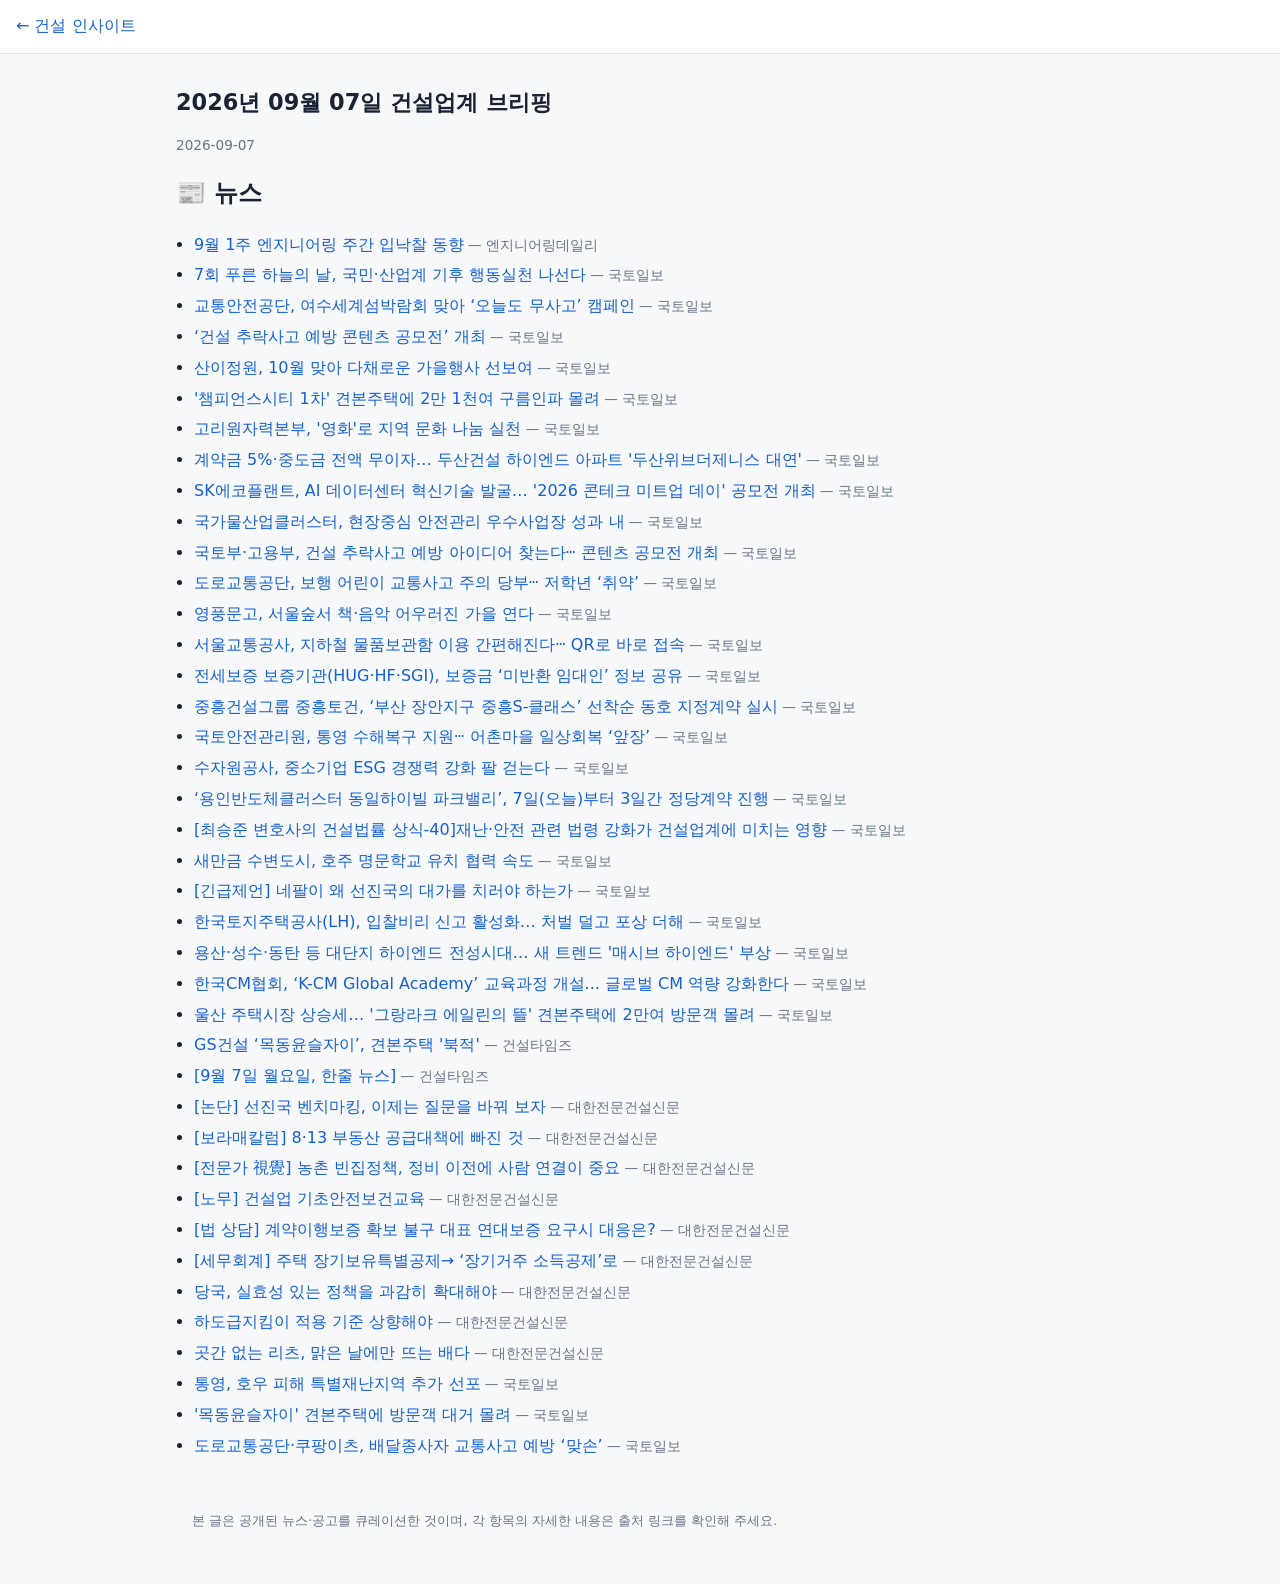
<file: site/posts/2026-09-07.html>
<!DOCTYPE html>
<html lang="ko">
<head>
<meta charset="utf-8">
<meta name="viewport" content="width=device-width, initial-scale=1">
<title>2026년 09월 07일 건설업계 브리핑 | 건설 인사이트</title>
<meta name="description" content="2026년 09월 07일 건설·토목·건축 뉴스, 입찰공고, 위원회 모집 브리핑">
<meta property="og:title" content="2026년 09월 07일 건설업계 브리핑">
<meta property="og:description" content="2026년 09월 07일 건설·토목·건축 뉴스, 입찰공고, 위원회 모집 브리핑">
<meta property="og:type" content="article">
<link rel="canonical" href="https://gilbertm7788-hash.github.io/cloud/posts/2026-09-07.html">
<link rel="stylesheet" href="../style.css">
</head>
<body>
<header><a href="../index.html">← 건설 인사이트</a></header>
<main class="post">
<h1>2026년 09월 07일 건설업계 브리핑</h1>
<p class="date">2026-09-07</p>

<section><h2>📰 뉴스</h2><ul><li><a href="http://www.engdaily.com/news/articleView.html?idxno=23289" target="_blank" rel="noopener">9월 1주 엔지니어링 주간 입낙찰 동향</a><span class="src"> — 엔지니어링데일리</span></li>
<li><a href="http://www.ikld.kr/news/articleView.html?idxno=340171" target="_blank" rel="noopener">7회 푸른 하늘의 날, 국민·산업계 기후 행동실천 나선다</a><span class="src"> — 국토일보</span></li>
<li><a href="http://www.ikld.kr/news/articleView.html?idxno=340172" target="_blank" rel="noopener">교통안전공단, 여수세계섬박람회 맞아 ‘오늘도 무사고’ 캠페인</a><span class="src"> — 국토일보</span></li>
<li><a href="http://www.ikld.kr/news/articleView.html?idxno=340173" target="_blank" rel="noopener">‘건설 추락사고 예방 콘텐츠 공모전’ 개최</a><span class="src"> — 국토일보</span></li>
<li><a href="http://www.ikld.kr/news/articleView.html?idxno=340174" target="_blank" rel="noopener">산이정원, 10월 맞아 다채로운 가을행사 선보여</a><span class="src"> — 국토일보</span></li>
<li><a href="http://www.ikld.kr/news/articleView.html?idxno=340175" target="_blank" rel="noopener">&#x27;챔피언스시티 1차&#x27; 견본주택에 2만 1천여 구름인파 몰려</a><span class="src"> — 국토일보</span></li>
<li><a href="http://www.ikld.kr/news/articleView.html?idxno=340177" target="_blank" rel="noopener">고리원자력본부, &#x27;영화&#x27;로 지역 문화 나눔 실천</a><span class="src"> — 국토일보</span></li>
<li><a href="http://www.ikld.kr/news/articleView.html?idxno=340179" target="_blank" rel="noopener">계약금 5%·중도금 전액 무이자… 두산건설 하이엔드 아파트 &#x27;두산위브더제니스 대연&#x27;</a><span class="src"> — 국토일보</span></li>
<li><a href="http://www.ikld.kr/news/articleView.html?idxno=340180" target="_blank" rel="noopener">SK에코플랜트, AI 데이터센터 혁신기술 발굴… &#x27;2026 콘테크 미트업 데이&#x27; 공모전 개최</a><span class="src"> — 국토일보</span></li>
<li><a href="http://www.ikld.kr/news/articleView.html?idxno=340176" target="_blank" rel="noopener">국가물산업클러스터, 현장중심 안전관리 우수사업장 성과 내</a><span class="src"> — 국토일보</span></li>
<li><a href="http://www.ikld.kr/news/articleView.html?idxno=340181" target="_blank" rel="noopener">국토부·고용부, 건설 추락사고 예방 아이디어 찾는다ⵈ 콘텐츠 공모전 개최</a><span class="src"> — 국토일보</span></li>
<li><a href="http://www.ikld.kr/news/articleView.html?idxno=340183" target="_blank" rel="noopener">도로교통공단, 보행 어린이 교통사고 주의 당부ⵈ 저학년 ‘취약’</a><span class="src"> — 국토일보</span></li>
<li><a href="http://www.ikld.kr/news/articleView.html?idxno=340182" target="_blank" rel="noopener">영풍문고, 서울숲서 책·음악 어우러진 가을 연다</a><span class="src"> — 국토일보</span></li>
<li><a href="http://www.ikld.kr/news/articleView.html?idxno=340184" target="_blank" rel="noopener">서울교통공사, 지하철 물품보관함 이용 간편해진다ⵈ QR로 바로 접속</a><span class="src"> — 국토일보</span></li>
<li><a href="http://www.ikld.kr/news/articleView.html?idxno=340186" target="_blank" rel="noopener">전세보증 보증기관(HUG·HF·SGI), 보증금 ‘미반환 임대인’ 정보 공유</a><span class="src"> — 국토일보</span></li>
<li><a href="http://www.ikld.kr/news/articleView.html?idxno=340187" target="_blank" rel="noopener">중흥건설그룹 중흥토건, ‘부산 장안지구 중흥S-클래스’ 선착순 동호 지정계약 실시</a><span class="src"> — 국토일보</span></li>
<li><a href="http://www.ikld.kr/news/articleView.html?idxno=340188" target="_blank" rel="noopener">국토안전관리원, 통영 수해복구 지원ⵈ 어촌마을 일상회복 ‘앞장’</a><span class="src"> — 국토일보</span></li>
<li><a href="http://www.ikld.kr/news/articleView.html?idxno=340190" target="_blank" rel="noopener">수자원공사, 중소기업 ESG 경쟁력 강화 팔 걷는다</a><span class="src"> — 국토일보</span></li>
<li><a href="http://www.ikld.kr/news/articleView.html?idxno=340191" target="_blank" rel="noopener">‘용인반도체클러스터 동일하이빌 파크밸리’, 7일(오늘)부터 3일간 정당계약 진행</a><span class="src"> — 국토일보</span></li>
<li><a href="http://www.ikld.kr/news/articleView.html?idxno=340192" target="_blank" rel="noopener">[최승준 변호사의 건설법률 상식-40]재난·안전 관련 법령 강화가 건설업계에 미치는 영향</a><span class="src"> — 국토일보</span></li>
<li><a href="http://www.ikld.kr/news/articleView.html?idxno=340193" target="_blank" rel="noopener">새만금 수변도시, 호주 명문학교 유치 협력 속도</a><span class="src"> — 국토일보</span></li>
<li><a href="http://www.ikld.kr/news/articleView.html?idxno=340194" target="_blank" rel="noopener">[긴급제언] 네팔이 왜 선진국의 대가를 치러야 하는가</a><span class="src"> — 국토일보</span></li>
<li><a href="http://www.ikld.kr/news/articleView.html?idxno=340195" target="_blank" rel="noopener">한국토지주택공사(LH), 입찰비리 신고 활성화… 처벌 덜고 포상 더해</a><span class="src"> — 국토일보</span></li>
<li><a href="http://www.ikld.kr/news/articleView.html?idxno=340196" target="_blank" rel="noopener">용산·성수·동탄 등 대단지 하이엔드 전성시대… 새 트렌드 &#x27;매시브 하이엔드&#x27; 부상</a><span class="src"> — 국토일보</span></li>
<li><a href="http://www.ikld.kr/news/articleView.html?idxno=340197" target="_blank" rel="noopener">한국CM협회, ‘K-CM Global Academy’ 교육과정 개설... 글로벌 CM 역량 강화한다</a><span class="src"> — 국토일보</span></li>
<li><a href="http://www.ikld.kr/news/articleView.html?idxno=340198" target="_blank" rel="noopener">울산 주택시장 상승세… &#x27;그랑라크 에일린의 뜰&#x27; 견본주택에 2만여 방문객 몰려</a><span class="src"> — 국토일보</span></li>
<li><a href="https://www.constimes.co.kr/news/articleView.html?idxno=313433" target="_blank" rel="noopener">GS건설 ‘목동윤슬자이’, 견본주택 &#x27;북적&#x27;</a><span class="src"> — 건설타임즈</span></li>
<li><a href="https://www.constimes.co.kr/news/articleView.html?idxno=313435" target="_blank" rel="noopener">[9월 7일 월요일, 한줄 뉴스]</a><span class="src"> — 건설타임즈</span></li>
<li><a href="https://www.koscaj.com/news/articleView.html?idxno=326235" target="_blank" rel="noopener">[논단] 선진국 벤치마킹, 이제는 질문을 바꿔 보자</a><span class="src"> — 대한전문건설신문</span></li>
<li><a href="https://www.koscaj.com/news/articleView.html?idxno=326236" target="_blank" rel="noopener">[보라매칼럼] 8·13 부동산 공급대책에 빠진 것</a><span class="src"> — 대한전문건설신문</span></li>
<li><a href="https://www.koscaj.com/news/articleView.html?idxno=326237" target="_blank" rel="noopener">[전문가 視覺] 농촌 빈집정책, 정비 이전에 사람 연결이 중요</a><span class="src"> — 대한전문건설신문</span></li>
<li><a href="https://www.koscaj.com/news/articleView.html?idxno=326238" target="_blank" rel="noopener">[노무] 건설업 기초안전보건교육</a><span class="src"> — 대한전문건설신문</span></li>
<li><a href="https://www.koscaj.com/news/articleView.html?idxno=326240" target="_blank" rel="noopener">[법 상담] 계약이행보증 확보 불구 대표 연대보증 요구시 대응은?</a><span class="src"> — 대한전문건설신문</span></li>
<li><a href="https://www.koscaj.com/news/articleView.html?idxno=326255" target="_blank" rel="noopener">[세무회계] 주택 장기보유특별공제→ ‘장기거주 소득공제’로</a><span class="src"> — 대한전문건설신문</span></li>
<li><a href="https://www.koscaj.com/news/articleView.html?idxno=326262" target="_blank" rel="noopener">당국, 실효성 있는 정책을 과감히 확대해야</a><span class="src"> — 대한전문건설신문</span></li>
<li><a href="https://www.koscaj.com/news/articleView.html?idxno=326277" target="_blank" rel="noopener">하도급지킴이 적용 기준 상향해야</a><span class="src"> — 대한전문건설신문</span></li>
<li><a href="https://www.koscaj.com/news/articleView.html?idxno=326278" target="_blank" rel="noopener">곳간 없는 리츠, 맑은 날에만 뜨는 배다</a><span class="src"> — 대한전문건설신문</span></li>
<li><a href="http://www.ikld.kr/news/articleView.html?idxno=340165" target="_blank" rel="noopener">통영, 호우 피해 특별재난지역 추가 선포</a><span class="src"> — 국토일보</span></li>
<li><a href="http://www.ikld.kr/news/articleView.html?idxno=340167" target="_blank" rel="noopener">&#x27;목동윤슬자이&#x27; 견본주택에 방문객 대거 몰려</a><span class="src"> — 국토일보</span></li>
<li><a href="http://www.ikld.kr/news/articleView.html?idxno=340168" target="_blank" rel="noopener">도로교통공단·쿠팡이츠, 배달종사자 교통사고 예방 ‘맞손’</a><span class="src"> — 국토일보</span></li></ul></section>

<footer><p>본 글은 공개된 뉴스·공고를 큐레이션한 것이며, 각 항목의 자세한 내용은 출처 링크를 확인해 주세요.</p></footer>
</main>
</body>
</html>
</file>
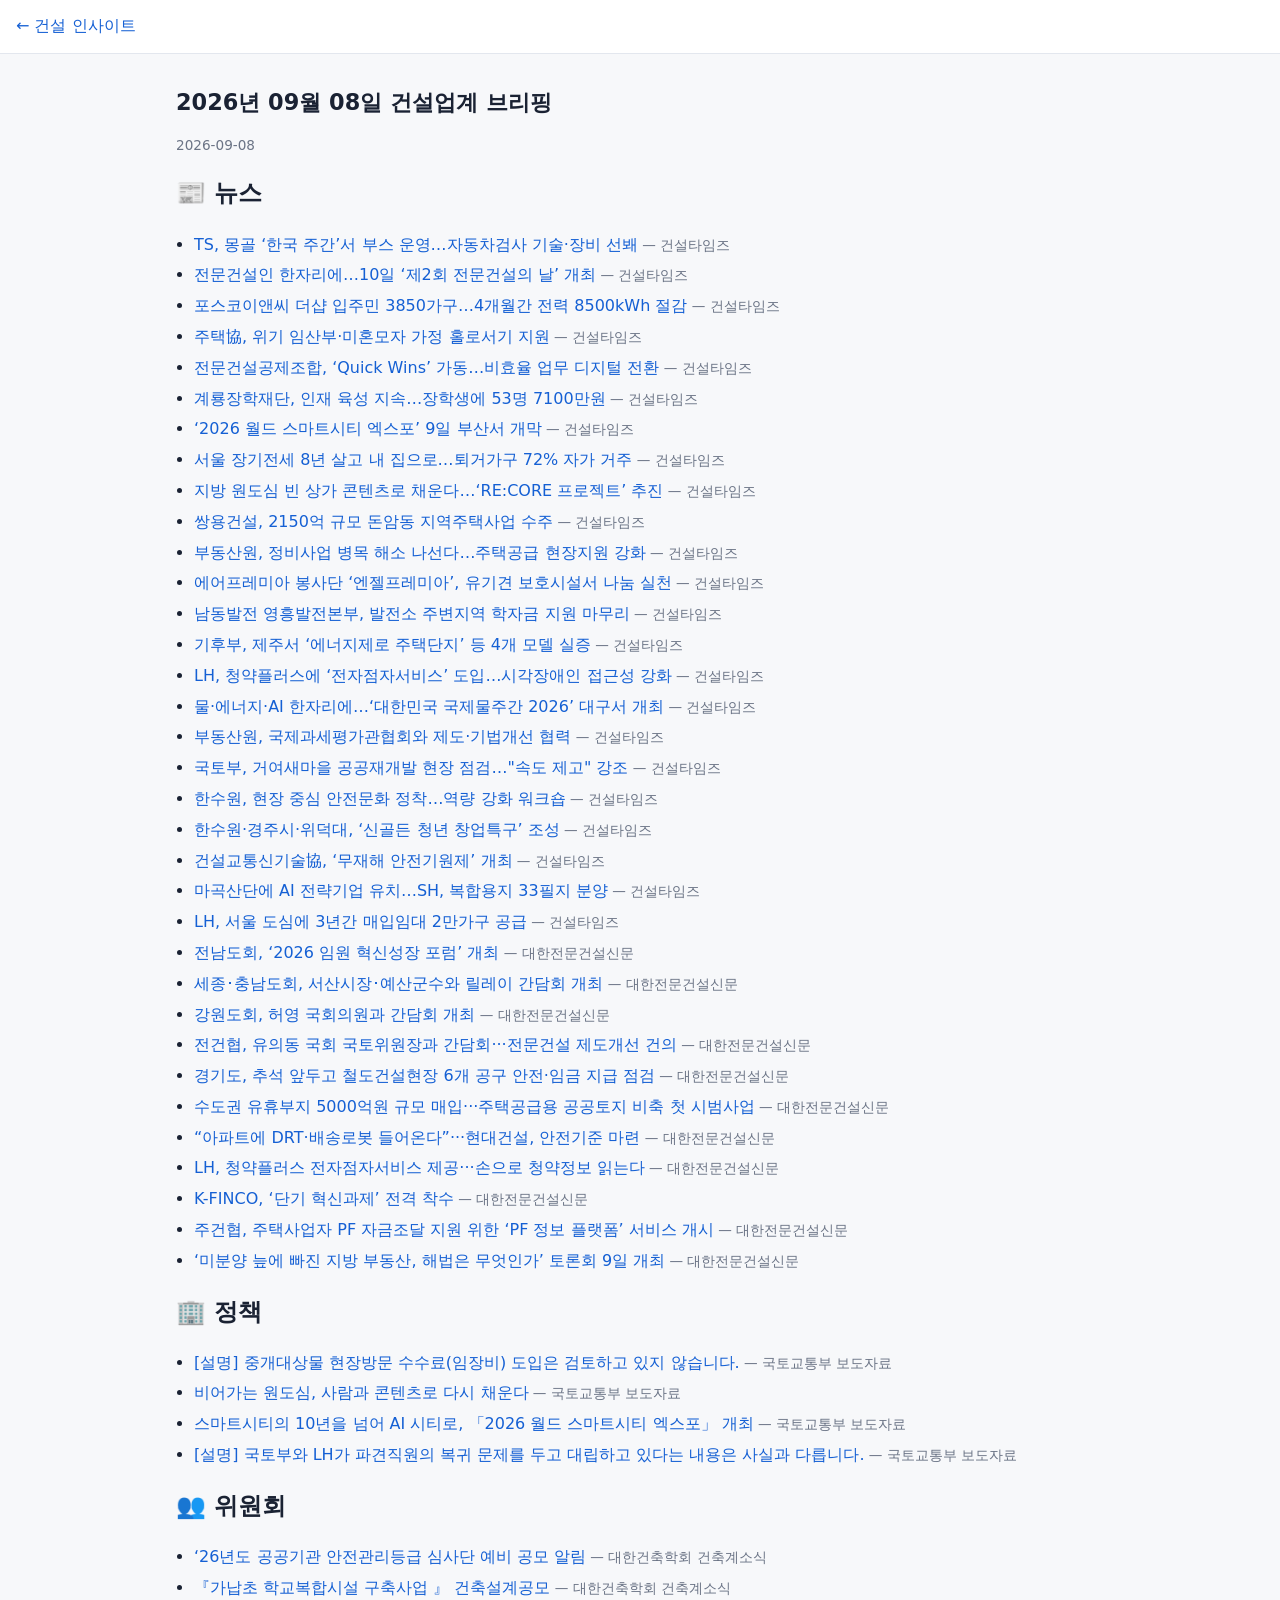
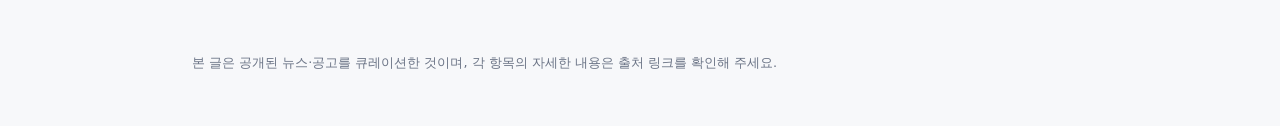
<file: site/posts/2026-09-08.html>
<!DOCTYPE html>
<html lang="ko">
<head>
<meta charset="utf-8">
<meta name="viewport" content="width=device-width, initial-scale=1">
<title>2026년 09월 08일 건설업계 브리핑 | 건설 인사이트</title>
<meta name="description" content="2026년 09월 08일 건설·토목·건축 뉴스, 입찰공고, 위원회 모집 브리핑">
<meta property="og:title" content="2026년 09월 08일 건설업계 브리핑">
<meta property="og:description" content="2026년 09월 08일 건설·토목·건축 뉴스, 입찰공고, 위원회 모집 브리핑">
<meta property="og:type" content="article">
<link rel="canonical" href="https://gilbertm7788-hash.github.io/cloud/posts/2026-09-08.html">
<link rel="stylesheet" href="../style.css">
</head>
<body>
<header><a href="../index.html">← 건설 인사이트</a></header>
<main class="post">
<h1>2026년 09월 08일 건설업계 브리핑</h1>
<p class="date">2026-09-08</p>

<section><h2>📰 뉴스</h2><ul><li><a href="https://www.constimes.co.kr/news/articleView.html?idxno=313478" target="_blank" rel="noopener">TS, 몽골 ‘한국 주간’서 부스 운영…자동차검사 기술·장비 선봬</a><span class="src"> — 건설타임즈</span></li>
<li><a href="https://www.constimes.co.kr/news/articleView.html?idxno=313479" target="_blank" rel="noopener">전문건설인 한자리에…10일 ‘제2회 전문건설의 날’ 개최</a><span class="src"> — 건설타임즈</span></li>
<li><a href="https://www.constimes.co.kr/news/articleView.html?idxno=313480" target="_blank" rel="noopener">포스코이앤씨 더샵 입주민 3850가구…4개월간 전력 8500kWh 절감</a><span class="src"> — 건설타임즈</span></li>
<li><a href="https://www.constimes.co.kr/news/articleView.html?idxno=313481" target="_blank" rel="noopener">주택協, 위기 임산부·미혼모자 가정 홀로서기 지원</a><span class="src"> — 건설타임즈</span></li>
<li><a href="https://www.constimes.co.kr/news/articleView.html?idxno=313482" target="_blank" rel="noopener">전문건설공제조합, ‘Quick Wins’ 가동…비효율 업무 디지털 전환</a><span class="src"> — 건설타임즈</span></li>
<li><a href="https://www.constimes.co.kr/news/articleView.html?idxno=313484" target="_blank" rel="noopener">계룡장학재단, 인재 육성 지속…장학생에 53명 7100만원</a><span class="src"> — 건설타임즈</span></li>
<li><a href="https://www.constimes.co.kr/news/articleView.html?idxno=313483" target="_blank" rel="noopener">‘2026 월드 스마트시티 엑스포’ 9일 부산서 개막</a><span class="src"> — 건설타임즈</span></li>
<li><a href="https://www.constimes.co.kr/news/articleView.html?idxno=313485" target="_blank" rel="noopener">서울 장기전세 8년 살고 내 집으로…퇴거가구 72% 자가 거주</a><span class="src"> — 건설타임즈</span></li>
<li><a href="https://www.constimes.co.kr/news/articleView.html?idxno=313486" target="_blank" rel="noopener">지방 원도심 빈 상가 콘텐츠로 채운다…‘RE:CORE 프로젝트’ 추진</a><span class="src"> — 건설타임즈</span></li>
<li><a href="https://www.constimes.co.kr/news/articleView.html?idxno=313487" target="_blank" rel="noopener">쌍용건설, 2150억 규모 돈암동 지역주택사업 수주</a><span class="src"> — 건설타임즈</span></li>
<li><a href="https://www.constimes.co.kr/news/articleView.html?idxno=313488" target="_blank" rel="noopener">부동산원, 정비사업 병목 해소 나선다…주택공급 현장지원 강화</a><span class="src"> — 건설타임즈</span></li>
<li><a href="https://www.constimes.co.kr/news/articleView.html?idxno=313489" target="_blank" rel="noopener">에어프레미아 봉사단 ‘엔젤프레미아’, 유기견 보호시설서 나눔 실천</a><span class="src"> — 건설타임즈</span></li>
<li><a href="https://www.constimes.co.kr/news/articleView.html?idxno=313490" target="_blank" rel="noopener">남동발전 영흥발전본부, 발전소 주변지역 학자금 지원 마무리</a><span class="src"> — 건설타임즈</span></li>
<li><a href="https://www.constimes.co.kr/news/articleView.html?idxno=313491" target="_blank" rel="noopener">기후부, 제주서 ‘에너지제로 주택단지’ 등 4개 모델 실증</a><span class="src"> — 건설타임즈</span></li>
<li><a href="https://www.constimes.co.kr/news/articleView.html?idxno=313492" target="_blank" rel="noopener">LH, 청약플러스에 ‘전자점자서비스’ 도입…시각장애인 접근성 강화</a><span class="src"> — 건설타임즈</span></li>
<li><a href="https://www.constimes.co.kr/news/articleView.html?idxno=313493" target="_blank" rel="noopener">물·에너지·AI 한자리에…‘대한민국 국제물주간 2026’ 대구서 개최</a><span class="src"> — 건설타임즈</span></li>
<li><a href="https://www.constimes.co.kr/news/articleView.html?idxno=313494" target="_blank" rel="noopener">부동산원, 국제과세평가관협회와 제도·기법개선 협력</a><span class="src"> — 건설타임즈</span></li>
<li><a href="https://www.constimes.co.kr/news/articleView.html?idxno=313495" target="_blank" rel="noopener">국토부, 거여새마을 공공재개발 현장 점검…&quot;속도 제고&quot; 강조</a><span class="src"> — 건설타임즈</span></li>
<li><a href="https://www.constimes.co.kr/news/articleView.html?idxno=313496" target="_blank" rel="noopener">한수원, 현장 중심 안전문화 정착…역량 강화 워크숍</a><span class="src"> — 건설타임즈</span></li>
<li><a href="https://www.constimes.co.kr/news/articleView.html?idxno=313497" target="_blank" rel="noopener">한수원·경주시·위덕대, ‘신골든 청년 창업특구’ 조성</a><span class="src"> — 건설타임즈</span></li>
<li><a href="https://www.constimes.co.kr/news/articleView.html?idxno=313498" target="_blank" rel="noopener">건설교통신기술協, ‘무재해 안전기원제’ 개최</a><span class="src"> — 건설타임즈</span></li>
<li><a href="https://www.constimes.co.kr/news/articleView.html?idxno=313499" target="_blank" rel="noopener">마곡산단에 AI 전략기업 유치…SH, 복합용지 33필지 분양</a><span class="src"> — 건설타임즈</span></li>
<li><a href="https://www.constimes.co.kr/news/articleView.html?idxno=313500" target="_blank" rel="noopener">LH, 서울 도심에 3년간 매입임대 2만가구 공급</a><span class="src"> — 건설타임즈</span></li>
<li><a href="https://www.koscaj.com/news/articleView.html?idxno=326345" target="_blank" rel="noopener">전남도회, ‘2026 임원 혁신성장 포럼’​ 개최</a><span class="src"> — 대한전문건설신문</span></li>
<li><a href="https://www.koscaj.com/news/articleView.html?idxno=326347" target="_blank" rel="noopener">세종･충남도회, 서산시장･예산군수와 릴레이 간담회 개최</a><span class="src"> — 대한전문건설신문</span></li>
<li><a href="https://www.koscaj.com/news/articleView.html?idxno=326333" target="_blank" rel="noopener">강원도회, 허영 국회의원과 간담회 개최</a><span class="src"> — 대한전문건설신문</span></li>
<li><a href="https://www.koscaj.com/news/articleView.html?idxno=326332" target="_blank" rel="noopener">전건협, 유의동 국회 국토위원장과 간담회···전문건설 제도개선 건의</a><span class="src"> — 대한전문건설신문</span></li>
<li><a href="https://www.koscaj.com/news/articleView.html?idxno=326335" target="_blank" rel="noopener">경기도, 추석 앞두고 철도건설현장 6개 공구 안전·임금 지급 점검</a><span class="src"> — 대한전문건설신문</span></li>
<li><a href="https://www.koscaj.com/news/articleView.html?idxno=326331" target="_blank" rel="noopener">수도권 유휴부지 5000억원 규모 매입···주택공급용 공공토지 비축 첫 시범사업</a><span class="src"> — 대한전문건설신문</span></li>
<li><a href="https://www.koscaj.com/news/articleView.html?idxno=326337" target="_blank" rel="noopener">“아파트에 DRT·배송로봇 들어온다”···현대건설, 안전기준 마련</a><span class="src"> — 대한전문건설신문</span></li>
<li><a href="https://www.koscaj.com/news/articleView.html?idxno=326338" target="_blank" rel="noopener">LH, 청약플러스 전자점자서비스 제공···손으로 청약정보 읽는다</a><span class="src"> — 대한전문건설신문</span></li>
<li><a href="https://www.koscaj.com/news/articleView.html?idxno=326336" target="_blank" rel="noopener">K-FINCO, ‘단기 혁신과제’ 전격 착수</a><span class="src"> — 대한전문건설신문</span></li>
<li><a href="https://www.koscaj.com/news/articleView.html?idxno=326334" target="_blank" rel="noopener">주건협, 주택사업자 PF 자금조달 지원 위한 ‘PF 정보 플랫폼’ 서비스 개시</a><span class="src"> — 대한전문건설신문</span></li>
<li><a href="https://www.koscaj.com/news/articleView.html?idxno=326339" target="_blank" rel="noopener">‘미분양 늪에 빠진 지방 부동산, 해법은 무엇인가’ 토론회 9일 개최</a><span class="src"> — 대한전문건설신문</span></li></ul></section><section><h2>🏢 정책</h2><ul><li><a href="https://www.molit.go.kr/USR/NEWS/m_71/dtl.jsp?id=95092394&amp;kw=000004&amp;src=text" target="_blank" rel="noopener">[설명] 중개대상물 현장방문 수수료(임장비) 도입은 검토하고 있지 않습니다.</a><span class="src"> — 국토교통부 보도자료</span></li>
<li><a href="https://www.molit.go.kr/USR/NEWS/m_71/dtl.jsp?id=95092392&amp;kw=000004&amp;src=text" target="_blank" rel="noopener">비어가는 원도심, 사람과 콘텐츠로 다시 채운다</a><span class="src"> — 국토교통부 보도자료</span></li>
<li><a href="https://www.molit.go.kr/USR/NEWS/m_71/dtl.jsp?id=95092393&amp;kw=000004&amp;src=text" target="_blank" rel="noopener">스마트시티의 10년을 넘어 AI 시티로, 「2026 월드 스마트시티 엑스포」 개최</a><span class="src"> — 국토교통부 보도자료</span></li>
<li><a href="https://www.molit.go.kr/USR/NEWS/m_71/dtl.jsp?id=95092400&amp;kw=000004&amp;src=text" target="_blank" rel="noopener">[설명] 국토부와 LH가 파견직원의 복귀 문제를 두고 대립하고 있다는 내용은 사실과 다릅니다.</a><span class="src"> — 국토교통부 보도자료</span></li></ul></section><section><h2>👥 위원회</h2><ul><li><a href="https://www.aik.or.kr/board/?_0000_method=view&amp;ncode=d001&amp;num=8630&amp;page=1" target="_blank" rel="noopener">‘26년도 공공기관 안전관리등급 심사단 예비 공모 알림</a><span class="src"> — 대한건축학회 건축계소식</span></li>
<li><a href="https://www.aik.or.kr/board/?_0000_method=view&amp;ncode=d001&amp;num=8631&amp;page=1" target="_blank" rel="noopener">『가납초 학교복합시설 구축사업 』 건축설계공모</a><span class="src"> — 대한건축학회 건축계소식</span></li></ul></section>

<footer><p>본 글은 공개된 뉴스·공고를 큐레이션한 것이며, 각 항목의 자세한 내용은 출처 링크를 확인해 주세요.</p></footer>
</main>
</body>
</html>
</file>
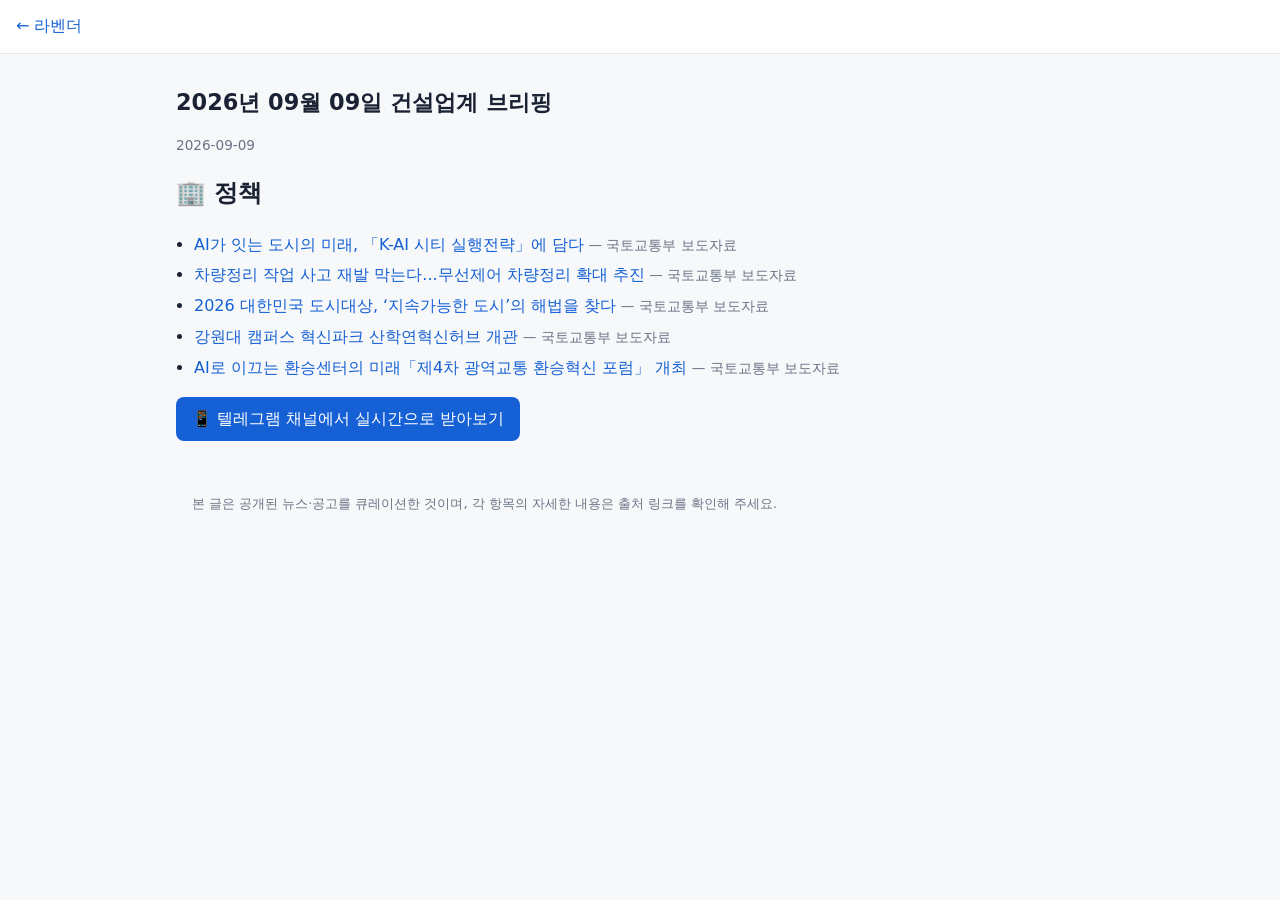
<file: site/posts/2026-09-09.html>
<!DOCTYPE html>
<html lang="ko">
<head>
<meta charset="utf-8">
<meta name="viewport" content="width=device-width, initial-scale=1">
<title>2026년 09월 09일 건설업계 브리핑 | 라벤더</title>
<meta name="description" content="2026년 09월 09일 건설·토목·건축 뉴스, 입찰공고, 위원회 모집 브리핑">
<meta property="og:title" content="2026년 09월 09일 건설업계 브리핑">
<meta property="og:description" content="2026년 09월 09일 건설·토목·건축 뉴스, 입찰공고, 위원회 모집 브리핑">
<meta property="og:type" content="article">
<link rel="canonical" href="https://lavender-kr-official.github.io/posts/2026-09-09.html">
<link rel="stylesheet" href="../style.css">
</head>
<body>
<header><a href="../index.html">← 라벤더</a></header>
<main class="post">
<h1>2026년 09월 09일 건설업계 브리핑</h1>
<p class="date">2026-09-09</p>

<section><h2>🏢 정책</h2><ul><li><a href="https://www.molit.go.kr/USR/NEWS/m_71/dtl.jsp?id=95092396&amp;kw=000004&amp;src=text" target="_blank" rel="noopener">AI가 잇는 도시의 미래, 「K-AI 시티 실행전략」에 담다</a><span class="src"> — 국토교통부 보도자료</span></li>
<li><a href="https://www.molit.go.kr/USR/NEWS/m_71/dtl.jsp?id=95092397&amp;kw=000004&amp;src=text" target="_blank" rel="noopener">차량정리 작업 사고 재발  막는다...무선제어 차량정리 확대 추진</a><span class="src"> — 국토교통부 보도자료</span></li>
<li><a href="https://www.molit.go.kr/USR/NEWS/m_71/dtl.jsp?id=95092401&amp;kw=000004&amp;src=text" target="_blank" rel="noopener">2026 대한민국 도시대상, ‘지속가능한 도시’의 해법을 찾다</a><span class="src"> — 국토교통부 보도자료</span></li>
<li><a href="https://www.molit.go.kr/USR/NEWS/m_71/dtl.jsp?id=95092402&amp;kw=000004&amp;src=text" target="_blank" rel="noopener">강원대 캠퍼스 혁신파크 산학연혁신허브 개관</a><span class="src"> — 국토교통부 보도자료</span></li>
<li><a href="https://www.molit.go.kr/USR/NEWS/m_71/dtl.jsp?id=95092403&amp;kw=000004&amp;src=text" target="_blank" rel="noopener">AI로 이끄는 환승센터의 미래「제4차 광역교통 환승혁신 포럼」 개최</a><span class="src"> — 국토교통부 보도자료</span></li></ul></section>
<p class="tg"><a class="btn" href="https://t.me/lavender_kr">📱 텔레그램 채널에서 실시간으로 받아보기</a></p>
<footer><p>본 글은 공개된 뉴스·공고를 큐레이션한 것이며, 각 항목의 자세한 내용은 출처 링크를 확인해 주세요.</p></footer>
</main>
</body>
</html>
</file>
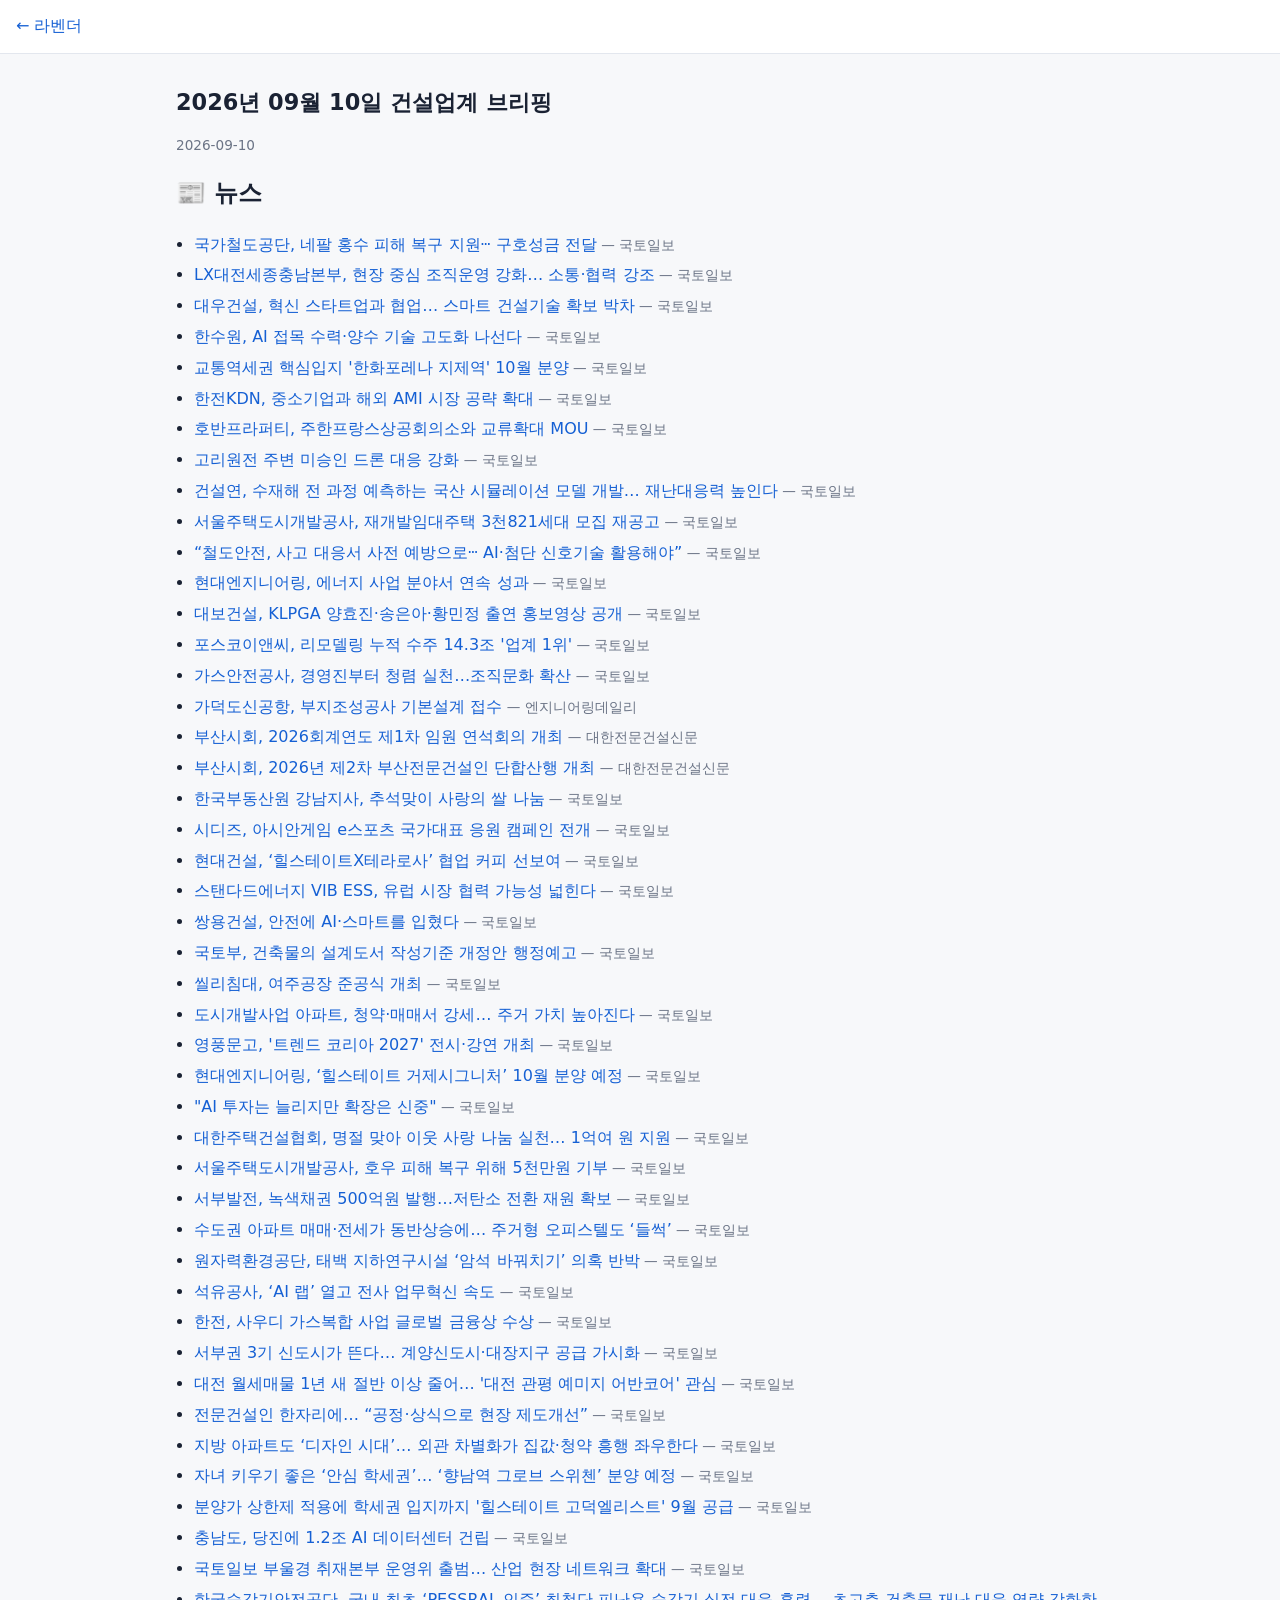
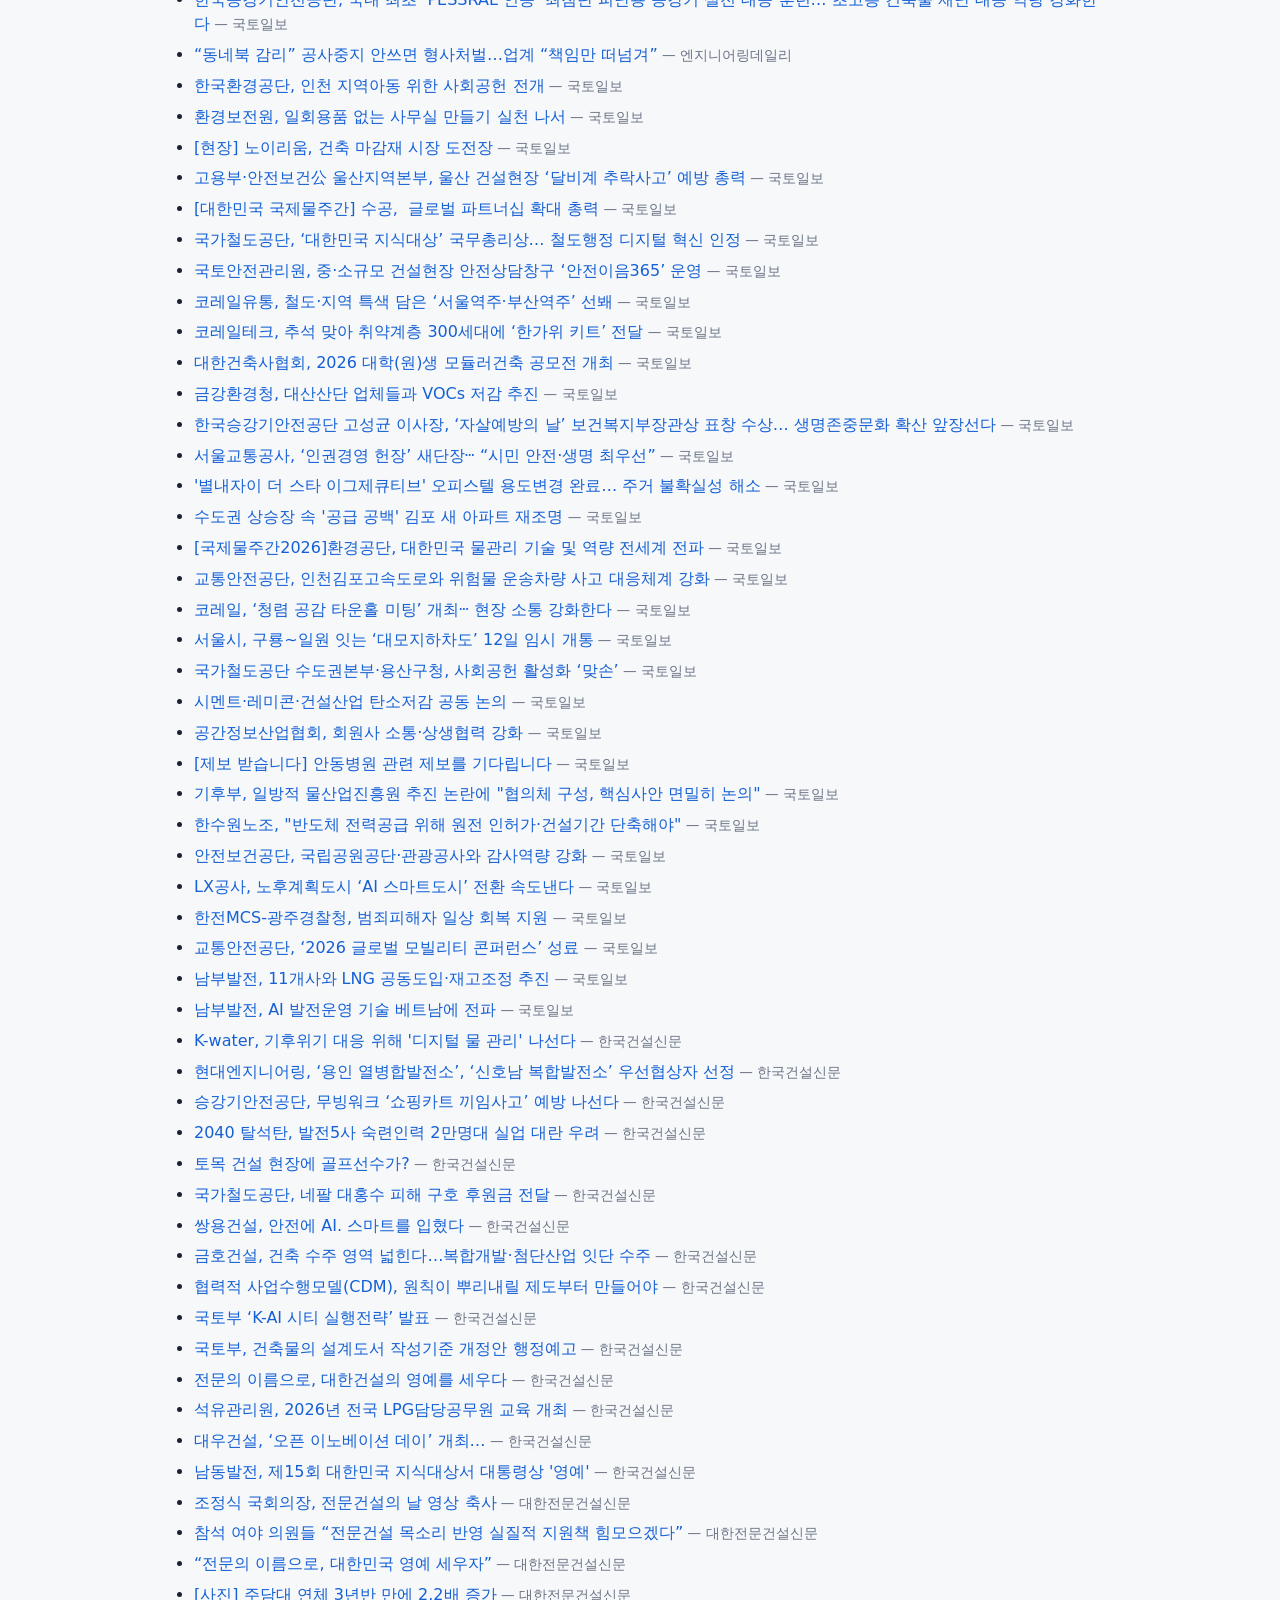
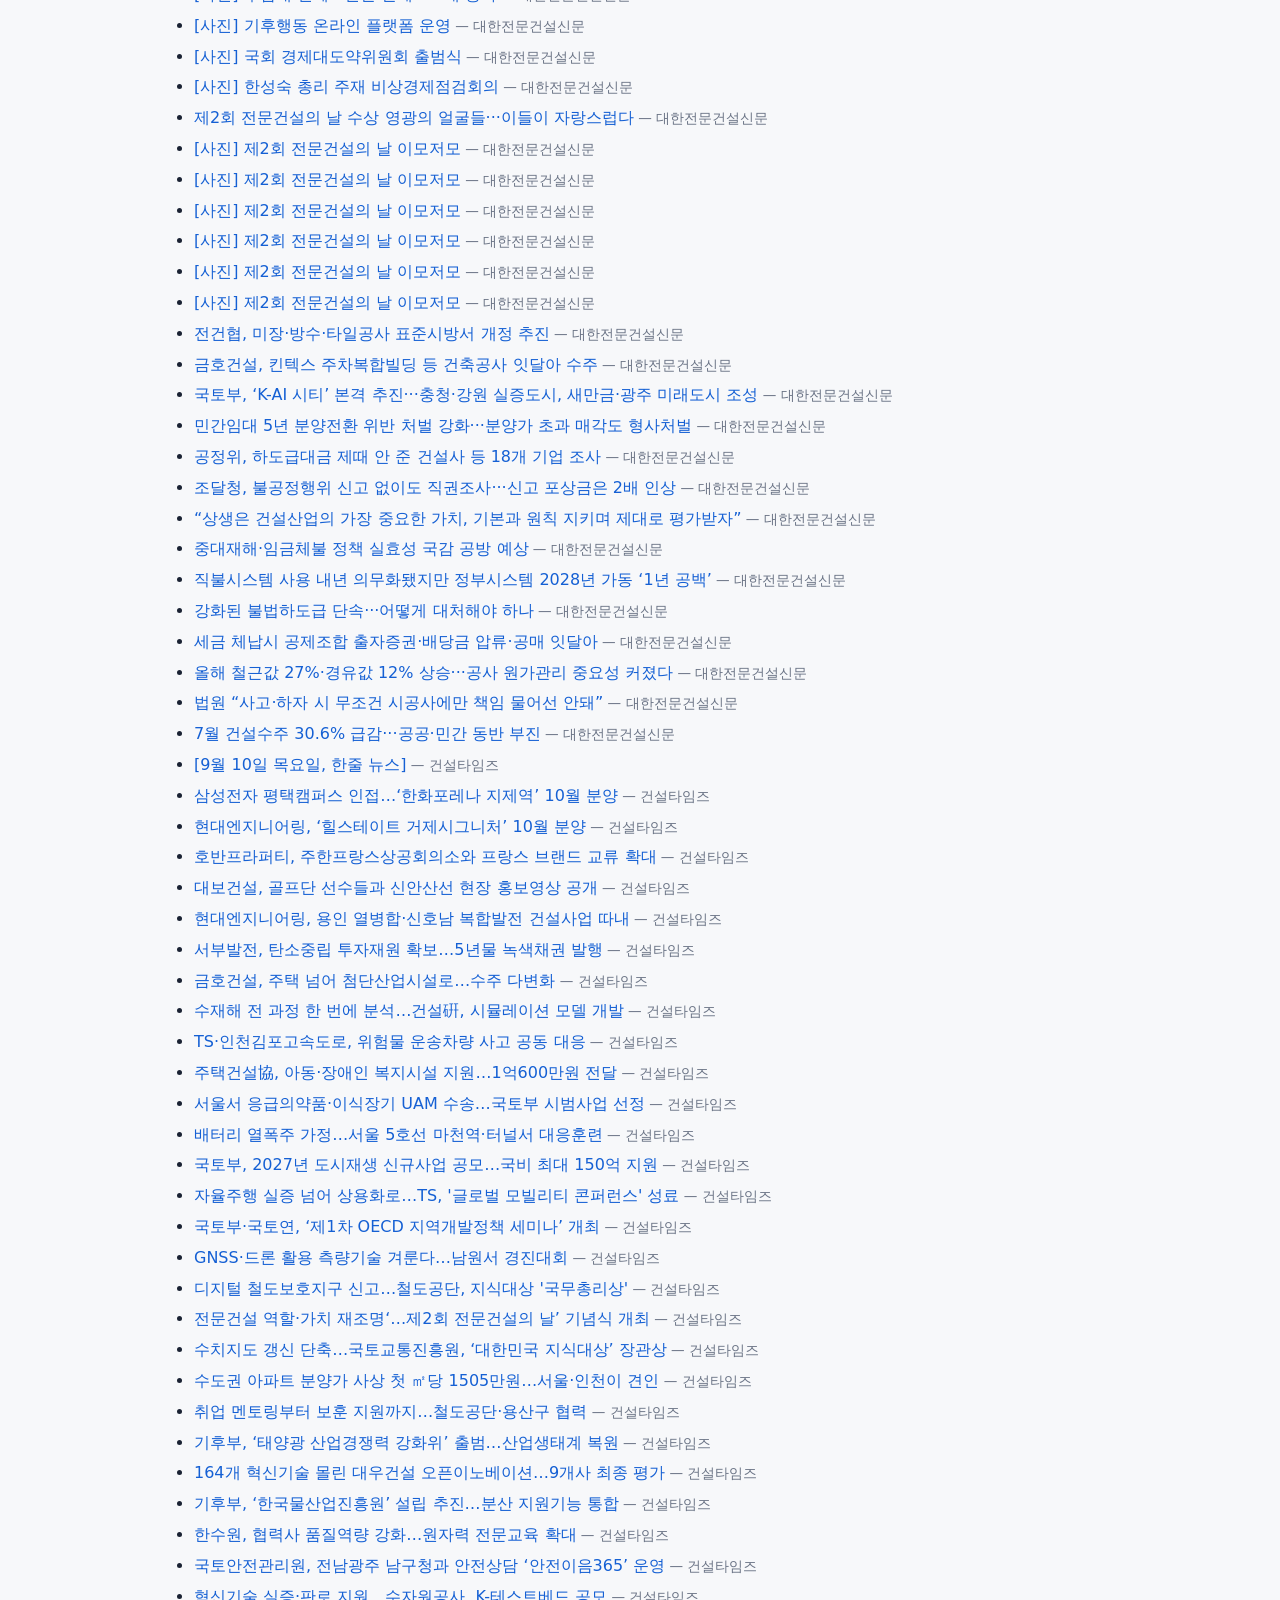
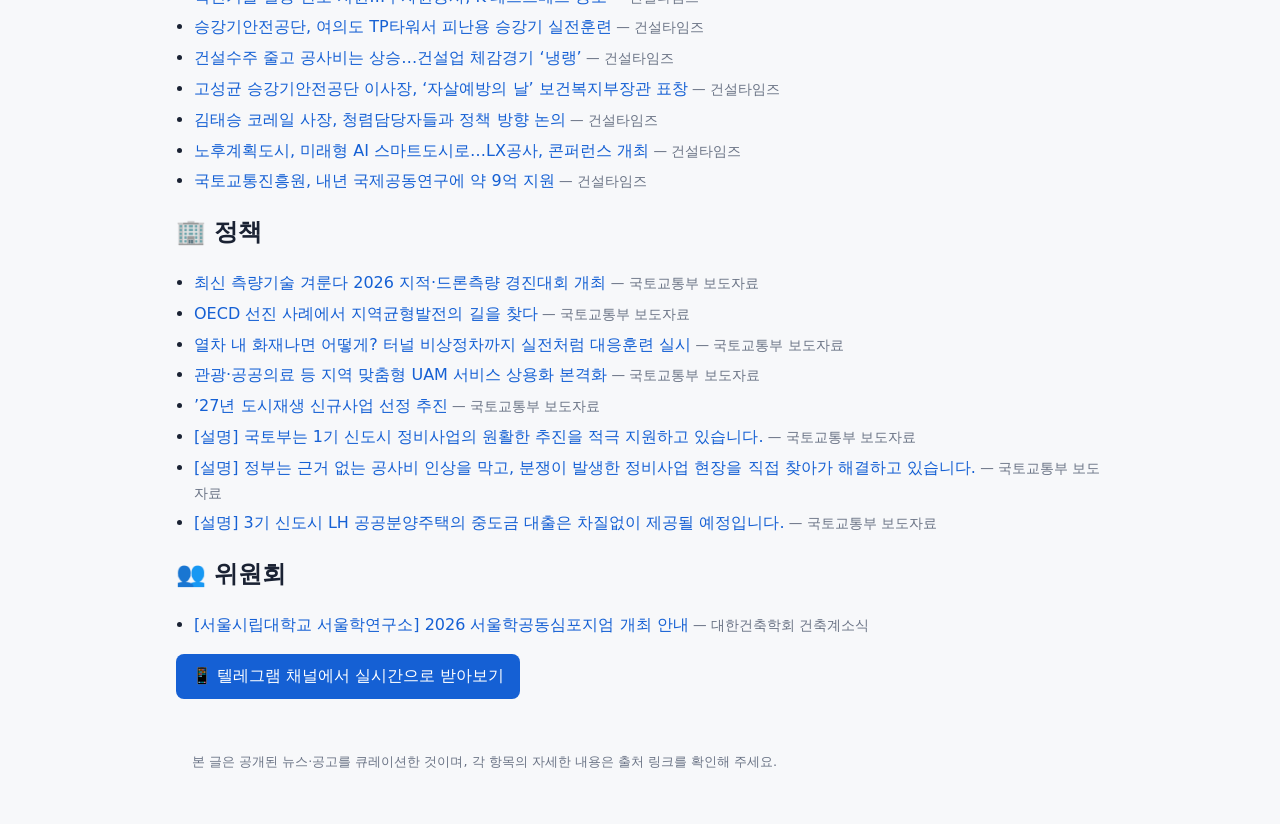
<file: site/posts/2026-09-10.html>
<!DOCTYPE html>
<html lang="ko">
<head>
<meta charset="utf-8">
<meta name="viewport" content="width=device-width, initial-scale=1">
<title>2026년 09월 10일 건설업계 브리핑 | 라벤더</title>
<meta name="description" content="2026년 09월 10일 건설·토목·건축 뉴스, 입찰공고, 위원회 모집 브리핑">
<meta property="og:title" content="2026년 09월 10일 건설업계 브리핑">
<meta property="og:description" content="2026년 09월 10일 건설·토목·건축 뉴스, 입찰공고, 위원회 모집 브리핑">
<meta property="og:type" content="article">
<link rel="canonical" href="https://lavender-kr-official.github.io/posts/2026-09-10.html">
<link rel="stylesheet" href="../style.css">
</head>
<body>
<header><a href="../index.html">← 라벤더</a></header>
<main class="post">
<h1>2026년 09월 10일 건설업계 브리핑</h1>
<p class="date">2026-09-10</p>

<section><h2>📰 뉴스</h2><ul><li><a href="http://www.ikld.kr/news/articleView.html?idxno=340363" target="_blank" rel="noopener">국가철도공단, 네팔 홍수 피해 복구 지원ⵈ 구호성금 전달</a><span class="src"> — 국토일보</span></li>
<li><a href="http://www.ikld.kr/news/articleView.html?idxno=340364" target="_blank" rel="noopener">LX대전세종충남본부, 현장 중심 조직운영 강화… 소통·협력 강조</a><span class="src"> — 국토일보</span></li>
<li><a href="http://www.ikld.kr/news/articleView.html?idxno=340368" target="_blank" rel="noopener">대우건설, 혁신 스타트업과 협업… 스마트 건설기술 확보 박차</a><span class="src"> — 국토일보</span></li>
<li><a href="http://www.ikld.kr/news/articleView.html?idxno=340367" target="_blank" rel="noopener">한수원, AI 접목 수력·양수 기술 고도화 나선다</a><span class="src"> — 국토일보</span></li>
<li><a href="http://www.ikld.kr/news/articleView.html?idxno=340370" target="_blank" rel="noopener">교통역세권 핵심입지 &#x27;한화포레나 지제역&#x27; 10월 분양</a><span class="src"> — 국토일보</span></li>
<li><a href="http://www.ikld.kr/news/articleView.html?idxno=340369" target="_blank" rel="noopener">한전KDN, 중소기업과 해외 AMI 시장 공략 확대</a><span class="src"> — 국토일보</span></li>
<li><a href="http://www.ikld.kr/news/articleView.html?idxno=340371" target="_blank" rel="noopener">호반프라퍼티, 주한프랑스상공회의소와 교류확대 MOU</a><span class="src"> — 국토일보</span></li>
<li><a href="http://www.ikld.kr/news/articleView.html?idxno=340372" target="_blank" rel="noopener">고리원전 주변 미승인 드론 대응 강화</a><span class="src"> — 국토일보</span></li>
<li><a href="http://www.ikld.kr/news/articleView.html?idxno=340374" target="_blank" rel="noopener">건설연, 수재해 전 과정 예측하는 국산 시뮬레이션 모델 개발… 재난대응력 높인다</a><span class="src"> — 국토일보</span></li>
<li><a href="http://www.ikld.kr/news/articleView.html?idxno=340373" target="_blank" rel="noopener">서울주택도시개발공사, 재개발임대주택 3천821세대 모집 재공고</a><span class="src"> — 국토일보</span></li>
<li><a href="http://www.ikld.kr/news/articleView.html?idxno=340375" target="_blank" rel="noopener">“철도안전, 사고 대응서 사전 예방으로ⵈ AI·첨단 신호기술 활용해야”</a><span class="src"> — 국토일보</span></li>
<li><a href="http://www.ikld.kr/news/articleView.html?idxno=340377" target="_blank" rel="noopener">현대엔지니어링, 에너지 사업 분야서 연속 성과</a><span class="src"> — 국토일보</span></li>
<li><a href="http://www.ikld.kr/news/articleView.html?idxno=340379" target="_blank" rel="noopener">대보건설, KLPGA 양효진·송은아·황민정 출연 홍보영상 공개</a><span class="src"> — 국토일보</span></li>
<li><a href="http://www.ikld.kr/news/articleView.html?idxno=340380" target="_blank" rel="noopener">포스코이앤씨, 리모델링 누적 수주 14.3조 &#x27;업계 1위&#x27;</a><span class="src"> — 국토일보</span></li>
<li><a href="http://www.ikld.kr/news/articleView.html?idxno=340376" target="_blank" rel="noopener">가스안전공사, 경영진부터 청렴 실천…조직문화 확산</a><span class="src"> — 국토일보</span></li>
<li><a href="http://www.engdaily.com/news/articleView.html?idxno=23306" target="_blank" rel="noopener">가덕도신공항, 부지조성공사 기본설계 접수</a><span class="src"> — 엔지니어링데일리</span></li>
<li><a href="https://www.koscaj.com/news/articleView.html?idxno=326376" target="_blank" rel="noopener">부산시회, 2026회계연도 제1차 임원 연석회의 개최</a><span class="src"> — 대한전문건설신문</span></li>
<li><a href="https://www.koscaj.com/news/articleView.html?idxno=326377" target="_blank" rel="noopener">부산시회, 2026년 제2차 부산전문건설인 단합산행 개최</a><span class="src"> — 대한전문건설신문</span></li>
<li><a href="http://www.ikld.kr/news/articleView.html?idxno=340381" target="_blank" rel="noopener">한국부동산원 강남지사, 추석맞이 사랑의 쌀 나눔</a><span class="src"> — 국토일보</span></li>
<li><a href="http://www.ikld.kr/news/articleView.html?idxno=340382" target="_blank" rel="noopener">시디즈, 아시안게임 e스포츠 국가대표 응원 캠페인 전개</a><span class="src"> — 국토일보</span></li>
<li><a href="http://www.ikld.kr/news/articleView.html?idxno=340385" target="_blank" rel="noopener">현대건설, ‘힐스테이트X테라로사’ 협업 커피 선보여</a><span class="src"> — 국토일보</span></li>
<li><a href="http://www.ikld.kr/news/articleView.html?idxno=340384" target="_blank" rel="noopener">스탠다드에너지 VIB ESS, 유럽 시장 협력 가능성 넓힌다</a><span class="src"> — 국토일보</span></li>
<li><a href="http://www.ikld.kr/news/articleView.html?idxno=340386" target="_blank" rel="noopener">쌍용건설, 안전에 AI·스마트를 입혔다</a><span class="src"> — 국토일보</span></li>
<li><a href="http://www.ikld.kr/news/articleView.html?idxno=340387" target="_blank" rel="noopener">국토부, 건축물의 설계도서 작성기준 개정안 행정예고</a><span class="src"> — 국토일보</span></li>
<li><a href="http://www.ikld.kr/news/articleView.html?idxno=340388" target="_blank" rel="noopener">씰리침대, 여주공장 준공식 개최</a><span class="src"> — 국토일보</span></li>
<li><a href="http://www.ikld.kr/news/articleView.html?idxno=340389" target="_blank" rel="noopener">도시개발사업 아파트, 청약·매매서 강세… 주거 가치 높아진다</a><span class="src"> — 국토일보</span></li>
<li><a href="http://www.ikld.kr/news/articleView.html?idxno=340390" target="_blank" rel="noopener">영풍문고, &#x27;트렌드 코리아 2027&#x27; 전시·강연 개최</a><span class="src"> — 국토일보</span></li>
<li><a href="http://www.ikld.kr/news/articleView.html?idxno=340391" target="_blank" rel="noopener">현대엔지니어링, ‘힐스테이트 거제시그니처’ 10월 분양 예정</a><span class="src"> — 국토일보</span></li>
<li><a href="http://www.ikld.kr/news/articleView.html?idxno=340392" target="_blank" rel="noopener">&quot;AI 투자는 늘리지만 확장은 신중&quot;</a><span class="src"> — 국토일보</span></li>
<li><a href="http://www.ikld.kr/news/articleView.html?idxno=340393" target="_blank" rel="noopener">대한주택건설협회, 명절 맞아 이웃 사랑 나눔 실천… 1억여 원 지원</a><span class="src"> — 국토일보</span></li>
<li><a href="http://www.ikld.kr/news/articleView.html?idxno=340394" target="_blank" rel="noopener">서울주택도시개발공사, 호우 피해 복구 위해 5천만원 기부</a><span class="src"> — 국토일보</span></li>
<li><a href="http://www.ikld.kr/news/articleView.html?idxno=340396" target="_blank" rel="noopener">서부발전, 녹색채권 500억원 발행…저탄소 전환 재원 확보</a><span class="src"> — 국토일보</span></li>
<li><a href="http://www.ikld.kr/news/articleView.html?idxno=340398" target="_blank" rel="noopener">수도권 아파트 매매·전세가 동반상승에… 주거형 오피스텔도 ‘들썩’</a><span class="src"> — 국토일보</span></li>
<li><a href="http://www.ikld.kr/news/articleView.html?idxno=340399" target="_blank" rel="noopener">원자력환경공단, 태백 지하연구시설 ‘암석 바꿔치기’ 의혹 반박</a><span class="src"> — 국토일보</span></li>
<li><a href="http://www.ikld.kr/news/articleView.html?idxno=340400" target="_blank" rel="noopener">석유공사, ‘AI 랩’ 열고 전사 업무혁신 속도</a><span class="src"> — 국토일보</span></li>
<li><a href="http://www.ikld.kr/news/articleView.html?idxno=340401" target="_blank" rel="noopener">한전, 사우디 가스복합 사업 글로벌 금융상 수상</a><span class="src"> — 국토일보</span></li>
<li><a href="http://www.ikld.kr/news/articleView.html?idxno=340402" target="_blank" rel="noopener">서부권 3기 신도시가 뜬다… 계양신도시·대장지구 공급 가시화</a><span class="src"> — 국토일보</span></li>
<li><a href="http://www.ikld.kr/news/articleView.html?idxno=340403" target="_blank" rel="noopener">대전 월세매물 1년 새 절반 이상 줄어… &#x27;대전 관평 예미지 어반코어&#x27; 관심</a><span class="src"> — 국토일보</span></li>
<li><a href="http://www.ikld.kr/news/articleView.html?idxno=340405" target="_blank" rel="noopener">전문건설인 한자리에… “공정·상식으로 현장 제도개선”</a><span class="src"> — 국토일보</span></li>
<li><a href="http://www.ikld.kr/news/articleView.html?idxno=340406" target="_blank" rel="noopener">지방 아파트도 ‘디자인 시대’… 외관 차별화가 집값·청약 흥행 좌우한다</a><span class="src"> — 국토일보</span></li>
<li><a href="http://www.ikld.kr/news/articleView.html?idxno=340407" target="_blank" rel="noopener">자녀 키우기 좋은 ‘안심 학세권’… ‘향남역 그로브 스위첸’ 분양 예정</a><span class="src"> — 국토일보</span></li>
<li><a href="http://www.ikld.kr/news/articleView.html?idxno=340409" target="_blank" rel="noopener">분양가 상한제 적용에 학세권 입지까지 &#x27;힐스테이트 고덕엘리스트&#x27; 9월 공급</a><span class="src"> — 국토일보</span></li>
<li><a href="http://www.ikld.kr/news/articleView.html?idxno=340408" target="_blank" rel="noopener">충남도, 당진에 1.2조 AI 데이터센터 건립</a><span class="src"> — 국토일보</span></li>
<li><a href="http://www.ikld.kr/news/articleView.html?idxno=340378" target="_blank" rel="noopener">국토일보 부울경 취재본부 운영위 출범… 산업 현장 네트워크 확대</a><span class="src"> — 국토일보</span></li>
<li><a href="http://www.ikld.kr/news/articleView.html?idxno=340410" target="_blank" rel="noopener">한국승강기안전공단, 국내 최초  ‘PESSRAL 인증’ 최첨단 피난용 승강기 실전 대응 훈련… 초고층 건축물 재난 대응 역량 강화한다</a><span class="src"> — 국토일보</span></li>
<li><a href="http://www.engdaily.com/news/articleView.html?idxno=23308" target="_blank" rel="noopener">“동네북 감리” 공사중지 안쓰면 형사처벌…업계 “책임만 떠넘겨”</a><span class="src"> — 엔지니어링데일리</span></li>
<li><a href="http://www.ikld.kr/news/articleView.html?idxno=340438" target="_blank" rel="noopener">한국환경공단, 인천 지역아동 위한 사회공헌 전개</a><span class="src"> — 국토일보</span></li>
<li><a href="http://www.ikld.kr/news/articleView.html?idxno=340422" target="_blank" rel="noopener">환경보전원, 일회용품 없는 사무실 만들기 실천 나서</a><span class="src"> — 국토일보</span></li>
<li><a href="http://www.ikld.kr/news/articleView.html?idxno=340411" target="_blank" rel="noopener">[현장] 노이리움, 건축 마감재 시장 도전장</a><span class="src"> — 국토일보</span></li>
<li><a href="http://www.ikld.kr/news/articleView.html?idxno=340412" target="_blank" rel="noopener">고용부·안전보건公 울산지역본부, 울산 건설현장 ‘달비계 추락사고’ 예방 총력</a><span class="src"> — 국토일보</span></li>
<li><a href="http://www.ikld.kr/news/articleView.html?idxno=340416" target="_blank" rel="noopener">[대한민국 국제물주간] 수공,  글로벌 파트너십 확대 총력</a><span class="src"> — 국토일보</span></li>
<li><a href="http://www.ikld.kr/news/articleView.html?idxno=340413" target="_blank" rel="noopener">국가철도공단, ‘대한민국 지식대상’ 국무총리상… 철도행정 디지털 혁신 인정</a><span class="src"> — 국토일보</span></li>
<li><a href="http://www.ikld.kr/news/articleView.html?idxno=340414" target="_blank" rel="noopener">국토안전관리원, 중·소규모 건설현장 안전상담창구 ‘안전이음365’ 운영</a><span class="src"> — 국토일보</span></li>
<li><a href="http://www.ikld.kr/news/articleView.html?idxno=340417" target="_blank" rel="noopener">코레일유통, 철도·지역 특색 담은 ‘서울역주·부산역주’ 선봬</a><span class="src"> — 국토일보</span></li>
<li><a href="http://www.ikld.kr/news/articleView.html?idxno=340418" target="_blank" rel="noopener">코레일테크, 추석 맞아 취약계층 300세대에 ‘한가위 키트’ 전달</a><span class="src"> — 국토일보</span></li>
<li><a href="http://www.ikld.kr/news/articleView.html?idxno=340421" target="_blank" rel="noopener">대한건축사협회, 2026 대학(원)생 모듈러건축 공모전 개최</a><span class="src"> — 국토일보</span></li>
<li><a href="http://www.ikld.kr/news/articleView.html?idxno=340428" target="_blank" rel="noopener">금강환경청, 대산산단 업체들과 VOCs 저감 추진</a><span class="src"> — 국토일보</span></li>
<li><a href="http://www.ikld.kr/news/articleView.html?idxno=340420" target="_blank" rel="noopener">한국승강기안전공단 고성균 이사장, ‘자살예방의 날’ 보건복지부장관상 표창 수상… 생명존중문화 확산 앞장선다</a><span class="src"> — 국토일보</span></li>
<li><a href="http://www.ikld.kr/news/articleView.html?idxno=340423" target="_blank" rel="noopener">서울교통공사, ‘인권경영 헌장’ 새단장ⵈ “시민 안전·생명 최우선”</a><span class="src"> — 국토일보</span></li>
<li><a href="http://www.ikld.kr/news/articleView.html?idxno=340424" target="_blank" rel="noopener">&#x27;별내자이 더 스타 이그제큐티브&#x27; 오피스텔 용도변경 완료… 주거 불확실성 해소</a><span class="src"> — 국토일보</span></li>
<li><a href="http://www.ikld.kr/news/articleView.html?idxno=340426" target="_blank" rel="noopener">수도권 상승장 속 &#x27;공급 공백&#x27; 김포 새 아파트 재조명</a><span class="src"> — 국토일보</span></li>
<li><a href="http://www.ikld.kr/news/articleView.html?idxno=340425" target="_blank" rel="noopener">[국제물주간2026]환경공단, 대한민국 물관리 기술 및 역량 전세계 전파</a><span class="src"> — 국토일보</span></li>
<li><a href="http://www.ikld.kr/news/articleView.html?idxno=340427" target="_blank" rel="noopener">교통안전공단, 인천김포고속도로와 위험물 운송차량 사고 대응체계 강화</a><span class="src"> — 국토일보</span></li>
<li><a href="http://www.ikld.kr/news/articleView.html?idxno=340431" target="_blank" rel="noopener">코레일, ‘청렴 공감 타운홀 미팅’ 개최ⵈ 현장 소통 강화한다</a><span class="src"> — 국토일보</span></li>
<li><a href="http://www.ikld.kr/news/articleView.html?idxno=340432" target="_blank" rel="noopener">서울시, 구룡~일원 잇는 ‘대모지하차도’ 12일 임시 개통</a><span class="src"> — 국토일보</span></li>
<li><a href="http://www.ikld.kr/news/articleView.html?idxno=340433" target="_blank" rel="noopener">국가철도공단 수도권본부·용산구청, 사회공헌 활성화 ‘맞손’</a><span class="src"> — 국토일보</span></li>
<li><a href="http://www.ikld.kr/news/articleView.html?idxno=340434" target="_blank" rel="noopener">시멘트·레미콘·건설산업 탄소저감 공동 논의</a><span class="src"> — 국토일보</span></li>
<li><a href="http://www.ikld.kr/news/articleView.html?idxno=340436" target="_blank" rel="noopener">공간정보산업협회, 회원사 소통·상생협력 강화</a><span class="src"> — 국토일보</span></li>
<li><a href="http://www.ikld.kr/news/articleView.html?idxno=340435" target="_blank" rel="noopener">[제보 받습니다] 안동병원 관련 제보를 기다립니다</a><span class="src"> — 국토일보</span></li>
<li><a href="http://www.ikld.kr/news/articleView.html?idxno=340430" target="_blank" rel="noopener">기후부, 일방적 물산업진흥원 추진 논란에 &quot;협의체 구성, 핵심사안 면밀히 논의&quot;</a><span class="src"> — 국토일보</span></li>
<li><a href="http://www.ikld.kr/news/articleView.html?idxno=340429" target="_blank" rel="noopener">한수원노조, &quot;반도체 전력공급 위해 원전 인허가·건설기간 단축해야&quot;</a><span class="src"> — 국토일보</span></li>
<li><a href="http://www.ikld.kr/news/articleView.html?idxno=340437" target="_blank" rel="noopener">안전보건공단, 국립공원공단·관광공사와 감사역량 강화</a><span class="src"> — 국토일보</span></li>
<li><a href="http://www.ikld.kr/news/articleView.html?idxno=340440" target="_blank" rel="noopener">LX공사, 노후계획도시 ‘AI 스마트도시’ 전환 속도낸다</a><span class="src"> — 국토일보</span></li>
<li><a href="http://www.ikld.kr/news/articleView.html?idxno=340441" target="_blank" rel="noopener">한전MCS-광주경찰청, 범죄피해자 일상 회복 지원</a><span class="src"> — 국토일보</span></li>
<li><a href="http://www.ikld.kr/news/articleView.html?idxno=340442" target="_blank" rel="noopener">교통안전공단, ‘2026 글로벌 모빌리티 콘퍼런스’ 성료</a><span class="src"> — 국토일보</span></li>
<li><a href="http://www.ikld.kr/news/articleView.html?idxno=340443" target="_blank" rel="noopener">남부발전, 11개사와 LNG 공동도입·재고조정 추진</a><span class="src"> — 국토일보</span></li>
<li><a href="http://www.ikld.kr/news/articleView.html?idxno=340444" target="_blank" rel="noopener">남부발전, AI 발전운영 기술 베트남에 전파</a><span class="src"> — 국토일보</span></li>
<li><a href="http://www.conslove.co.kr/news/articleView.html?idxno=89552" target="_blank" rel="noopener">K-water, 기후위기 대응 위해 &#x27;디지털 물 관리&#x27; 나선다</a><span class="src"> — 한국건설신문</span></li>
<li><a href="http://www.conslove.co.kr/news/articleView.html?idxno=89553" target="_blank" rel="noopener">현대엔지니어링, ‘용인 열병합발전소’, ‘신호남 복합발전소’ 우선협상자 선정</a><span class="src"> — 한국건설신문</span></li>
<li><a href="http://www.conslove.co.kr/news/articleView.html?idxno=89554" target="_blank" rel="noopener">승강기안전공단, 무빙워크 ‘쇼핑카트 끼임사고’ 예방 나선다</a><span class="src"> — 한국건설신문</span></li>
<li><a href="http://www.conslove.co.kr/news/articleView.html?idxno=89555" target="_blank" rel="noopener">2040 탈석탄, 발전5사 숙련인력 2만명대 실업 대란 우려</a><span class="src"> — 한국건설신문</span></li>
<li><a href="http://www.conslove.co.kr/news/articleView.html?idxno=89556" target="_blank" rel="noopener">토목 건설 현장에 골프선수가?</a><span class="src"> — 한국건설신문</span></li>
<li><a href="http://www.conslove.co.kr/news/articleView.html?idxno=89557" target="_blank" rel="noopener">국가철도공단, 네팔 대홍수 피해 구호 후원금 전달</a><span class="src"> — 한국건설신문</span></li>
<li><a href="http://www.conslove.co.kr/news/articleView.html?idxno=89559" target="_blank" rel="noopener">쌍용건설, 안전에 AI. 스마트를 입혔다</a><span class="src"> — 한국건설신문</span></li>
<li><a href="http://www.conslove.co.kr/news/articleView.html?idxno=89560" target="_blank" rel="noopener">금호건설, 건축 수주 영역 넓힌다…복합개발·첨단산업 잇단 수주</a><span class="src"> — 한국건설신문</span></li>
<li><a href="http://www.conslove.co.kr/news/articleView.html?idxno=89558" target="_blank" rel="noopener">협력적 사업수행모델(CDM), 원칙이 뿌리내릴 제도부터 만들어야</a><span class="src"> — 한국건설신문</span></li>
<li><a href="http://www.conslove.co.kr/news/articleView.html?idxno=89561" target="_blank" rel="noopener">국토부 ‘K-AI 시티 실행전략’ 발표</a><span class="src"> — 한국건설신문</span></li>
<li><a href="http://www.conslove.co.kr/news/articleView.html?idxno=89562" target="_blank" rel="noopener">국토부, 건축물의 설계도서 작성기준 개정안 행정예고</a><span class="src"> — 한국건설신문</span></li>
<li><a href="http://www.conslove.co.kr/news/articleView.html?idxno=89563" target="_blank" rel="noopener">전문의 이름으로, 대한건설의 영예를 세우다</a><span class="src"> — 한국건설신문</span></li>
<li><a href="http://www.conslove.co.kr/news/articleView.html?idxno=89564" target="_blank" rel="noopener">석유관리원, 2026년 전국 LPG담당공무원 교육 개최</a><span class="src"> — 한국건설신문</span></li>
<li><a href="http://www.conslove.co.kr/news/articleView.html?idxno=89567" target="_blank" rel="noopener">대우건설, ‘오픈 이노베이션 데이’ 개최…</a><span class="src"> — 한국건설신문</span></li>
<li><a href="http://www.conslove.co.kr/news/articleView.html?idxno=89566" target="_blank" rel="noopener">남동발전, 제15회 대한민국 지식대상서 대통령상 &#x27;영예&#x27;</a><span class="src"> — 한국건설신문</span></li>
<li><a href="https://www.koscaj.com/news/articleView.html?idxno=326417" target="_blank" rel="noopener">조정식 국회의장, 전문건설의 날 영상 축사</a><span class="src"> — 대한전문건설신문</span></li>
<li><a href="https://www.koscaj.com/news/articleView.html?idxno=326418" target="_blank" rel="noopener">참석 여야 의원들 “전문건설 목소리 반영 실질적 지원책 힘모으겠다”</a><span class="src"> — 대한전문건설신문</span></li>
<li><a href="https://www.koscaj.com/news/articleView.html?idxno=326416" target="_blank" rel="noopener">“전문의 이름으로, 대한민국 영예 세우자”</a><span class="src"> — 대한전문건설신문</span></li>
<li><a href="https://www.koscaj.com/news/articleView.html?idxno=326398" target="_blank" rel="noopener">[사진] 주담대 연체 3년반 만에 2.2배 증가</a><span class="src"> — 대한전문건설신문</span></li>
<li><a href="https://www.koscaj.com/news/articleView.html?idxno=326389" target="_blank" rel="noopener">[사진] 기후행동 온라인 플랫폼 운영</a><span class="src"> — 대한전문건설신문</span></li>
<li><a href="https://www.koscaj.com/news/articleView.html?idxno=326400" target="_blank" rel="noopener">[사진] 국회 경제대도약위원회 출범식</a><span class="src"> — 대한전문건설신문</span></li>
<li><a href="https://www.koscaj.com/news/articleView.html?idxno=326415" target="_blank" rel="noopener">[사진] 한성숙 총리 주재 비상경제점검회의</a><span class="src"> — 대한전문건설신문</span></li>
<li><a href="https://www.koscaj.com/news/articleView.html?idxno=326405" target="_blank" rel="noopener">제2회 전문건설의 날 수상 영광의 얼굴들···이들이 자랑스럽다</a><span class="src"> — 대한전문건설신문</span></li>
<li><a href="https://www.koscaj.com/news/articleView.html?idxno=326421" target="_blank" rel="noopener">[사진] 제2회 전문건설의 날 이모저모</a><span class="src"> — 대한전문건설신문</span></li>
<li><a href="https://www.koscaj.com/news/articleView.html?idxno=326422" target="_blank" rel="noopener">[사진] 제2회 전문건설의 날 이모저모</a><span class="src"> — 대한전문건설신문</span></li>
<li><a href="https://www.koscaj.com/news/articleView.html?idxno=326423" target="_blank" rel="noopener">[사진] 제2회 전문건설의 날 이모저모</a><span class="src"> — 대한전문건설신문</span></li>
<li><a href="https://www.koscaj.com/news/articleView.html?idxno=326424" target="_blank" rel="noopener">[사진] 제2회 전문건설의 날 이모저모</a><span class="src"> — 대한전문건설신문</span></li>
<li><a href="https://www.koscaj.com/news/articleView.html?idxno=326425" target="_blank" rel="noopener">[사진] 제2회 전문건설의 날 이모저모</a><span class="src"> — 대한전문건설신문</span></li>
<li><a href="https://www.koscaj.com/news/articleView.html?idxno=326426" target="_blank" rel="noopener">[사진] 제2회 전문건설의 날 이모저모</a><span class="src"> — 대한전문건설신문</span></li>
<li><a href="https://www.koscaj.com/news/articleView.html?idxno=326390" target="_blank" rel="noopener">전건협, 미장·방수·타일공사 표준시방서 개정 추진</a><span class="src"> — 대한전문건설신문</span></li>
<li><a href="https://www.koscaj.com/news/articleView.html?idxno=326382" target="_blank" rel="noopener">금호건설, 킨텍스 주차복합빌딩 등 건축공사 잇달아 수주</a><span class="src"> — 대한전문건설신문</span></li>
<li><a href="https://www.koscaj.com/news/articleView.html?idxno=326378" target="_blank" rel="noopener">국토부, ‘K-AI 시티’ 본격 추진···충청·강원 실증도시, 새만금·광주 미래도시 조성</a><span class="src"> — 대한전문건설신문</span></li>
<li><a href="https://www.koscaj.com/news/articleView.html?idxno=326380" target="_blank" rel="noopener">민간임대 5년 분양전환 위반 처벌 강화···분양가 초과 매각도 형사처벌</a><span class="src"> — 대한전문건설신문</span></li>
<li><a href="https://www.koscaj.com/news/articleView.html?idxno=326379" target="_blank" rel="noopener">공정위, 하도급대금 제때 안 준 건설사 등 18개 기업 조사</a><span class="src"> — 대한전문건설신문</span></li>
<li><a href="https://www.koscaj.com/news/articleView.html?idxno=326419" target="_blank" rel="noopener">조달청, 불공정행위 신고 없이도 직권조사···신고 포상금은 2배 인상</a><span class="src"> — 대한전문건설신문</span></li>
<li><a href="https://www.koscaj.com/news/articleView.html?idxno=326420" target="_blank" rel="noopener">“상생은 건설산업의 가장 중요한 가치, 기본과 원칙 지키며 제대로 평가받자”</a><span class="src"> — 대한전문건설신문</span></li>
<li><a href="https://www.koscaj.com/news/articleView.html?idxno=326414" target="_blank" rel="noopener">중대재해·임금체불 정책 실효성 국감 공방 예상</a><span class="src"> — 대한전문건설신문</span></li>
<li><a href="https://www.koscaj.com/news/articleView.html?idxno=326401" target="_blank" rel="noopener">직불시스템 사용 내년 의무화됐지만 정부시스템 2028년 가동 ‘1년 공백’</a><span class="src"> — 대한전문건설신문</span></li>
<li><a href="https://www.koscaj.com/news/articleView.html?idxno=326399" target="_blank" rel="noopener">강화된 불법하도급 단속···어떻게 대처해야 하나</a><span class="src"> — 대한전문건설신문</span></li>
<li><a href="https://www.koscaj.com/news/articleView.html?idxno=326397" target="_blank" rel="noopener">세금 체납시 공제조합 출자증권·배당금 압류·공매 잇달아</a><span class="src"> — 대한전문건설신문</span></li>
<li><a href="https://www.koscaj.com/news/articleView.html?idxno=326394" target="_blank" rel="noopener">올해 철근값 27%·경유값 12% 상승···공사 원가관리 중요성 커졌다</a><span class="src"> — 대한전문건설신문</span></li>
<li><a href="https://www.koscaj.com/news/articleView.html?idxno=326393" target="_blank" rel="noopener">법원 “사고·하자 시 무조건 시공사에만 책임 물어선 안돼”</a><span class="src"> — 대한전문건설신문</span></li>
<li><a href="https://www.koscaj.com/news/articleView.html?idxno=326385" target="_blank" rel="noopener">7월 건설수주 30.6% 급감···공공·민간 동반 부진</a><span class="src"> — 대한전문건설신문</span></li>
<li><a href="https://www.constimes.co.kr/news/articleView.html?idxno=313542" target="_blank" rel="noopener">[9월 10일 목요일, 한줄 뉴스]</a><span class="src"> — 건설타임즈</span></li>
<li><a href="https://www.constimes.co.kr/news/articleView.html?idxno=313544" target="_blank" rel="noopener">삼성전자 평택캠퍼스 인접…‘한화포레나 지제역’ 10월 분양</a><span class="src"> — 건설타임즈</span></li>
<li><a href="https://www.constimes.co.kr/news/articleView.html?idxno=313545" target="_blank" rel="noopener">현대엔지니어링, ‘힐스테이트 거제시그니처’ 10월 분양</a><span class="src"> — 건설타임즈</span></li>
<li><a href="https://www.constimes.co.kr/news/articleView.html?idxno=313546" target="_blank" rel="noopener">호반프라퍼티, 주한프랑스상공회의소와 프랑스 브랜드 교류 확대</a><span class="src"> — 건설타임즈</span></li>
<li><a href="https://www.constimes.co.kr/news/articleView.html?idxno=313547" target="_blank" rel="noopener">대보건설, 골프단 선수들과 신안산선 현장 홍보영상 공개</a><span class="src"> — 건설타임즈</span></li>
<li><a href="https://www.constimes.co.kr/news/articleView.html?idxno=313548" target="_blank" rel="noopener">현대엔지니어링, 용인 열병합·신호남 복합발전 건설사업 따내</a><span class="src"> — 건설타임즈</span></li>
<li><a href="https://www.constimes.co.kr/news/articleView.html?idxno=313549" target="_blank" rel="noopener">서부발전, 탄소중립 투자재원 확보…5년물 녹색채권 발행</a><span class="src"> — 건설타임즈</span></li>
<li><a href="https://www.constimes.co.kr/news/articleView.html?idxno=313550" target="_blank" rel="noopener">금호건설, 주택 넘어 첨단산업시설로…수주 다변화</a><span class="src"> — 건설타임즈</span></li>
<li><a href="https://www.constimes.co.kr/news/articleView.html?idxno=313551" target="_blank" rel="noopener">수재해 전 과정 한 번에 분석…건설硏, 시뮬레이션 모델 개발</a><span class="src"> — 건설타임즈</span></li>
<li><a href="https://www.constimes.co.kr/news/articleView.html?idxno=313552" target="_blank" rel="noopener">TS·인천김포고속도로, 위험물 운송차량 사고 공동 대응</a><span class="src"> — 건설타임즈</span></li>
<li><a href="https://www.constimes.co.kr/news/articleView.html?idxno=313553" target="_blank" rel="noopener">주택건설協, 아동·장애인 복지시설 지원…1억600만원 전달</a><span class="src"> — 건설타임즈</span></li>
<li><a href="https://www.constimes.co.kr/news/articleView.html?idxno=313556" target="_blank" rel="noopener">서울서 응급의약품·이식장기 UAM 수송…국토부 시범사업 선정</a><span class="src"> — 건설타임즈</span></li>
<li><a href="https://www.constimes.co.kr/news/articleView.html?idxno=313555" target="_blank" rel="noopener">배터리 열폭주 가정…서울 5호선 마천역·터널서 대응훈련</a><span class="src"> — 건설타임즈</span></li>
<li><a href="https://www.constimes.co.kr/news/articleView.html?idxno=313554" target="_blank" rel="noopener">국토부, 2027년 도시재생 신규사업 공모…국비 최대 150억 지원</a><span class="src"> — 건설타임즈</span></li>
<li><a href="https://www.constimes.co.kr/news/articleView.html?idxno=313557" target="_blank" rel="noopener">자율주행 실증 넘어 상용화로…TS, &#x27;글로벌 모빌리티 콘퍼런스&#x27; 성료</a><span class="src"> — 건설타임즈</span></li>
<li><a href="https://www.constimes.co.kr/news/articleView.html?idxno=313558" target="_blank" rel="noopener">국토부·국토연, ‘제1차 OECD 지역개발정책 세미나’ 개최</a><span class="src"> — 건설타임즈</span></li>
<li><a href="https://www.constimes.co.kr/news/articleView.html?idxno=313559" target="_blank" rel="noopener">GNSS·드론 활용 측량기술 겨룬다…남원서 경진대회</a><span class="src"> — 건설타임즈</span></li>
<li><a href="https://www.constimes.co.kr/news/articleView.html?idxno=313560" target="_blank" rel="noopener">디지털 철도보호지구 신고…철도공단, 지식대상 &#x27;국무총리상&#x27;</a><span class="src"> — 건설타임즈</span></li>
<li><a href="https://www.constimes.co.kr/news/articleView.html?idxno=313561" target="_blank" rel="noopener">전문건설 역할·가치 재조명‘…제2회 전문건설의 날’ 기념식 개최</a><span class="src"> — 건설타임즈</span></li>
<li><a href="https://www.constimes.co.kr/news/articleView.html?idxno=313562" target="_blank" rel="noopener">수치지도 갱신 단축…국토교통진흥원, ‘대한민국 지식대상’ 장관상</a><span class="src"> — 건설타임즈</span></li>
<li><a href="https://www.constimes.co.kr/news/articleView.html?idxno=313563" target="_blank" rel="noopener">수도권 아파트 분양가 사상 첫 ㎡당 1505만원…서울·인천이 견인</a><span class="src"> — 건설타임즈</span></li>
<li><a href="https://www.constimes.co.kr/news/articleView.html?idxno=313564" target="_blank" rel="noopener">취업 멘토링부터 보훈 지원까지…철도공단·용산구 협력</a><span class="src"> — 건설타임즈</span></li>
<li><a href="https://www.constimes.co.kr/news/articleView.html?idxno=313565" target="_blank" rel="noopener">기후부, ‘태양광 산업경쟁력 강화위’ 출범…산업생태계 복원</a><span class="src"> — 건설타임즈</span></li>
<li><a href="https://www.constimes.co.kr/news/articleView.html?idxno=313566" target="_blank" rel="noopener">164개 혁신기술 몰린 대우건설 오픈이노베이션…9개사 최종 평가</a><span class="src"> — 건설타임즈</span></li>
<li><a href="https://www.constimes.co.kr/news/articleView.html?idxno=313567" target="_blank" rel="noopener">기후부, ‘한국물산업진흥원’ 설립 추진…분산 지원기능 통합</a><span class="src"> — 건설타임즈</span></li>
<li><a href="https://www.constimes.co.kr/news/articleView.html?idxno=313568" target="_blank" rel="noopener">한수원, 협력사 품질역량 강화…원자력 전문교육 확대</a><span class="src"> — 건설타임즈</span></li>
<li><a href="https://www.constimes.co.kr/news/articleView.html?idxno=313569" target="_blank" rel="noopener">국토안전관리원, 전남광주 남구청과 안전상담 ‘안전이음365’ 운영</a><span class="src"> — 건설타임즈</span></li>
<li><a href="https://www.constimes.co.kr/news/articleView.html?idxno=313570" target="_blank" rel="noopener">혁신기술 실증·판로 지원…수자원공사, K-테스트베드 공모</a><span class="src"> — 건설타임즈</span></li>
<li><a href="https://www.constimes.co.kr/news/articleView.html?idxno=313571" target="_blank" rel="noopener">승강기안전공단, 여의도 TP타워서 피난용 승강기 실전훈련</a><span class="src"> — 건설타임즈</span></li>
<li><a href="https://www.constimes.co.kr/news/articleView.html?idxno=313572" target="_blank" rel="noopener">건설수주 줄고 공사비는 상승…건설업 체감경기 ‘냉랭’</a><span class="src"> — 건설타임즈</span></li>
<li><a href="https://www.constimes.co.kr/news/articleView.html?idxno=313573" target="_blank" rel="noopener">고성균 승강기안전공단 이사장, ‘자살예방의 날’ 보건복지부장관 표창</a><span class="src"> — 건설타임즈</span></li>
<li><a href="https://www.constimes.co.kr/news/articleView.html?idxno=313574" target="_blank" rel="noopener">김태승 코레일 사장, 청렴담당자들과 정책 방향 논의</a><span class="src"> — 건설타임즈</span></li>
<li><a href="https://www.constimes.co.kr/news/articleView.html?idxno=313575" target="_blank" rel="noopener">노후계획도시, 미래형 AI 스마트도시로…LX공사, 콘퍼런스 개최</a><span class="src"> — 건설타임즈</span></li>
<li><a href="https://www.constimes.co.kr/news/articleView.html?idxno=313576" target="_blank" rel="noopener">국토교통진흥원, 내년 국제공동연구에 약 9억 지원</a><span class="src"> — 건설타임즈</span></li></ul></section><section><h2>🏢 정책</h2><ul><li><a href="https://www.molit.go.kr/USR/NEWS/m_71/dtl.jsp?id=95092404&amp;kw=000004&amp;src=text" target="_blank" rel="noopener">최신 측량기술 겨룬다 2026 지적·드론측량 경진대회 개최</a><span class="src"> — 국토교통부 보도자료</span></li>
<li><a href="https://www.molit.go.kr/USR/NEWS/m_71/dtl.jsp?id=95092405&amp;kw=000004&amp;src=text" target="_blank" rel="noopener">OECD 선진 사례에서 지역균형발전의 길을 찾다</a><span class="src"> — 국토교통부 보도자료</span></li>
<li><a href="https://www.molit.go.kr/USR/NEWS/m_71/dtl.jsp?id=95092406&amp;kw=000004&amp;src=text" target="_blank" rel="noopener">열차 내 화재나면 어떻게? 터널 비상정차까지 실전처럼 대응훈련 실시</a><span class="src"> — 국토교통부 보도자료</span></li>
<li><a href="https://www.molit.go.kr/USR/NEWS/m_71/dtl.jsp?id=95092407&amp;kw=000004&amp;src=text" target="_blank" rel="noopener">관광·공공의료 등 지역 맞춤형 UAM 서비스 상용화 본격화</a><span class="src"> — 국토교통부 보도자료</span></li>
<li><a href="https://www.molit.go.kr/USR/NEWS/m_71/dtl.jsp?id=95092408&amp;kw=000004&amp;src=text" target="_blank" rel="noopener">’27년 도시재생 신규사업 선정 추진</a><span class="src"> — 국토교통부 보도자료</span></li>
<li><a href="https://www.molit.go.kr/USR/NEWS/m_71/dtl.jsp?id=95092410&amp;kw=000004&amp;src=text" target="_blank" rel="noopener">[설명] 국토부는 1기 신도시 정비사업의 원활한 추진을 적극 지원하고 있습니다.</a><span class="src"> — 국토교통부 보도자료</span></li>
<li><a href="https://www.molit.go.kr/USR/NEWS/m_71/dtl.jsp?id=95092411&amp;kw=000004&amp;src=text" target="_blank" rel="noopener">[설명] 정부는 근거 없는 공사비 인상을 막고, 분쟁이 발생한 정비사업 현장을 직접 찾아가 해결하고 있습니다.</a><span class="src"> — 국토교통부 보도자료</span></li>
<li><a href="https://www.molit.go.kr/USR/NEWS/m_71/dtl.jsp?id=95092412&amp;kw=000004&amp;src=text" target="_blank" rel="noopener">[설명] 3기 신도시 LH 공공분양주택의 중도금 대출은 차질없이 제공될 예정입니다.</a><span class="src"> — 국토교통부 보도자료</span></li></ul></section><section><h2>👥 위원회</h2><ul><li><a href="https://www.aik.or.kr/board/?_0000_method=view&amp;ncode=d001&amp;num=8634&amp;page=1" target="_blank" rel="noopener">[서울시립대학교 서울학연구소] 2026 서울학공동심포지엄 개최 안내</a><span class="src"> — 대한건축학회 건축계소식</span></li></ul></section>
<p class="tg"><a class="btn" href="https://t.me/lavender_kr">📱 텔레그램 채널에서 실시간으로 받아보기</a></p>
<footer><p>본 글은 공개된 뉴스·공고를 큐레이션한 것이며, 각 항목의 자세한 내용은 출처 링크를 확인해 주세요.</p></footer>
</main>
</body>
</html>
</file>
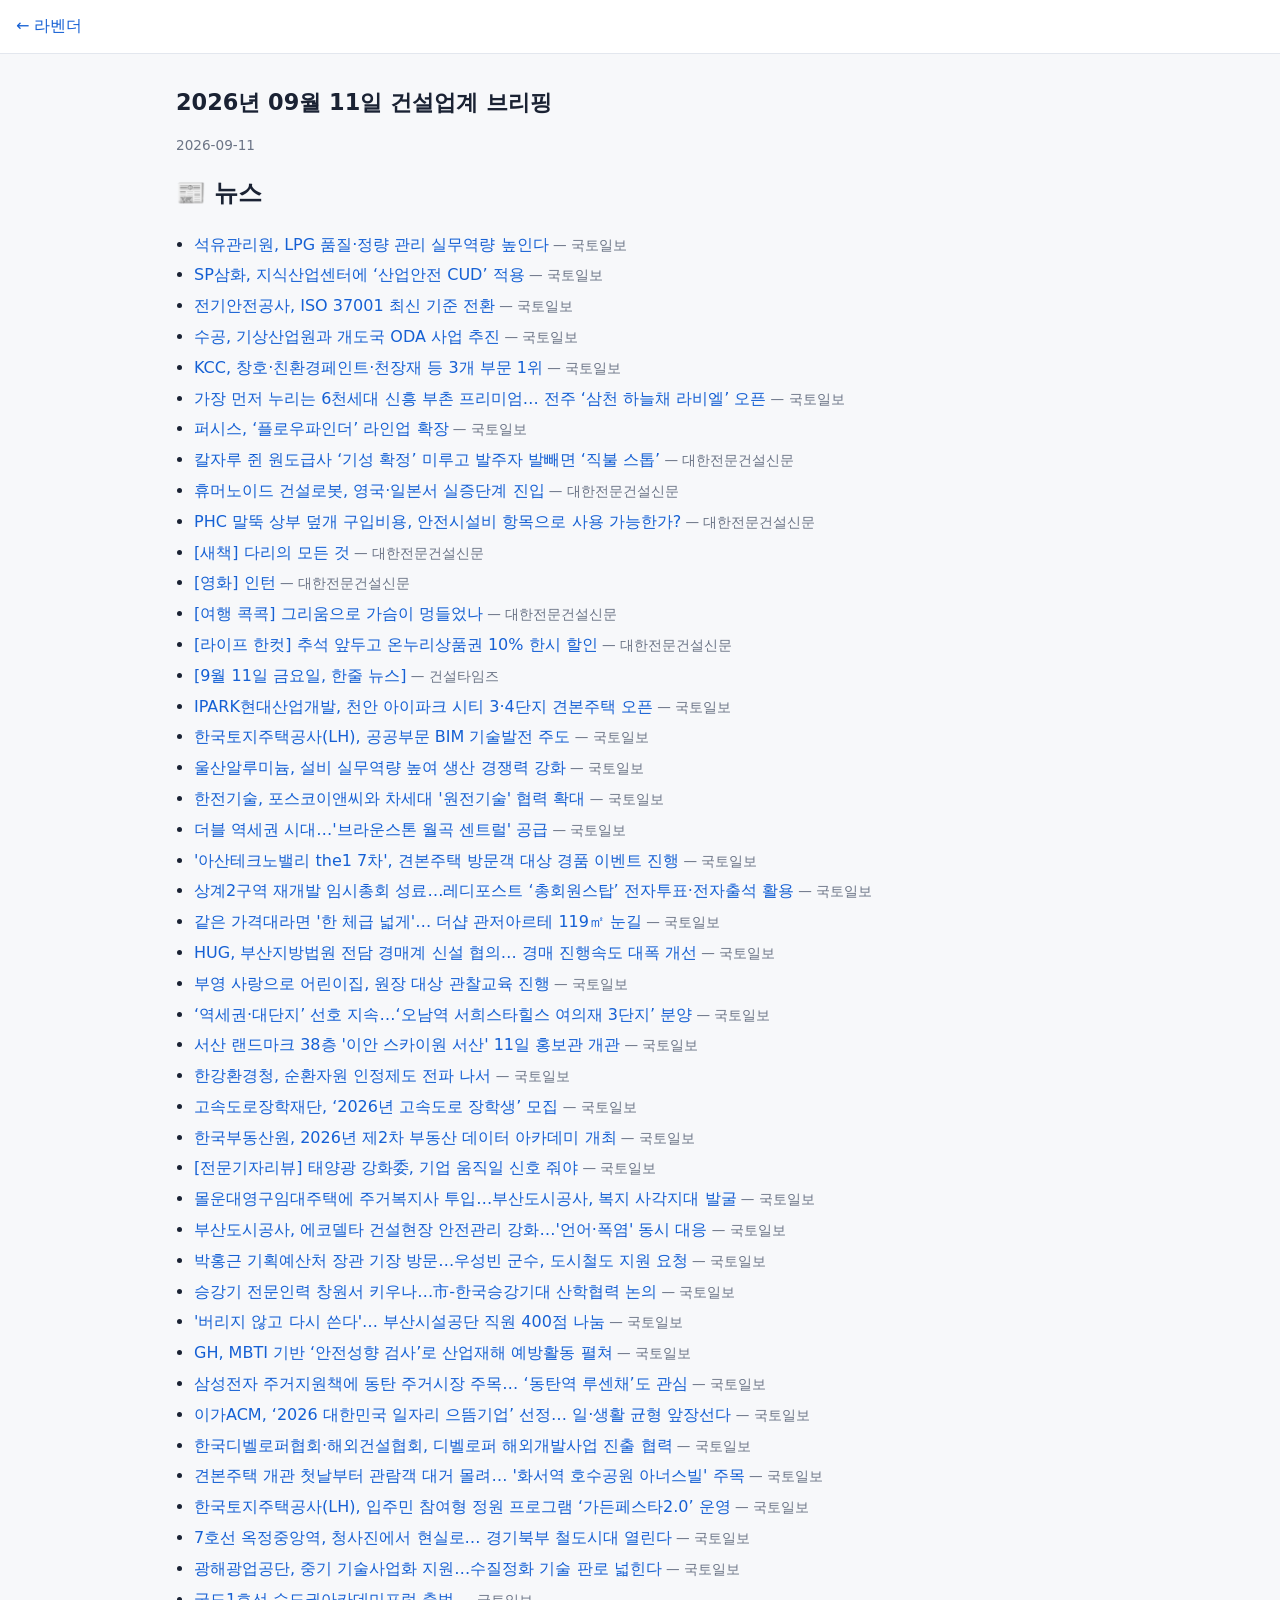
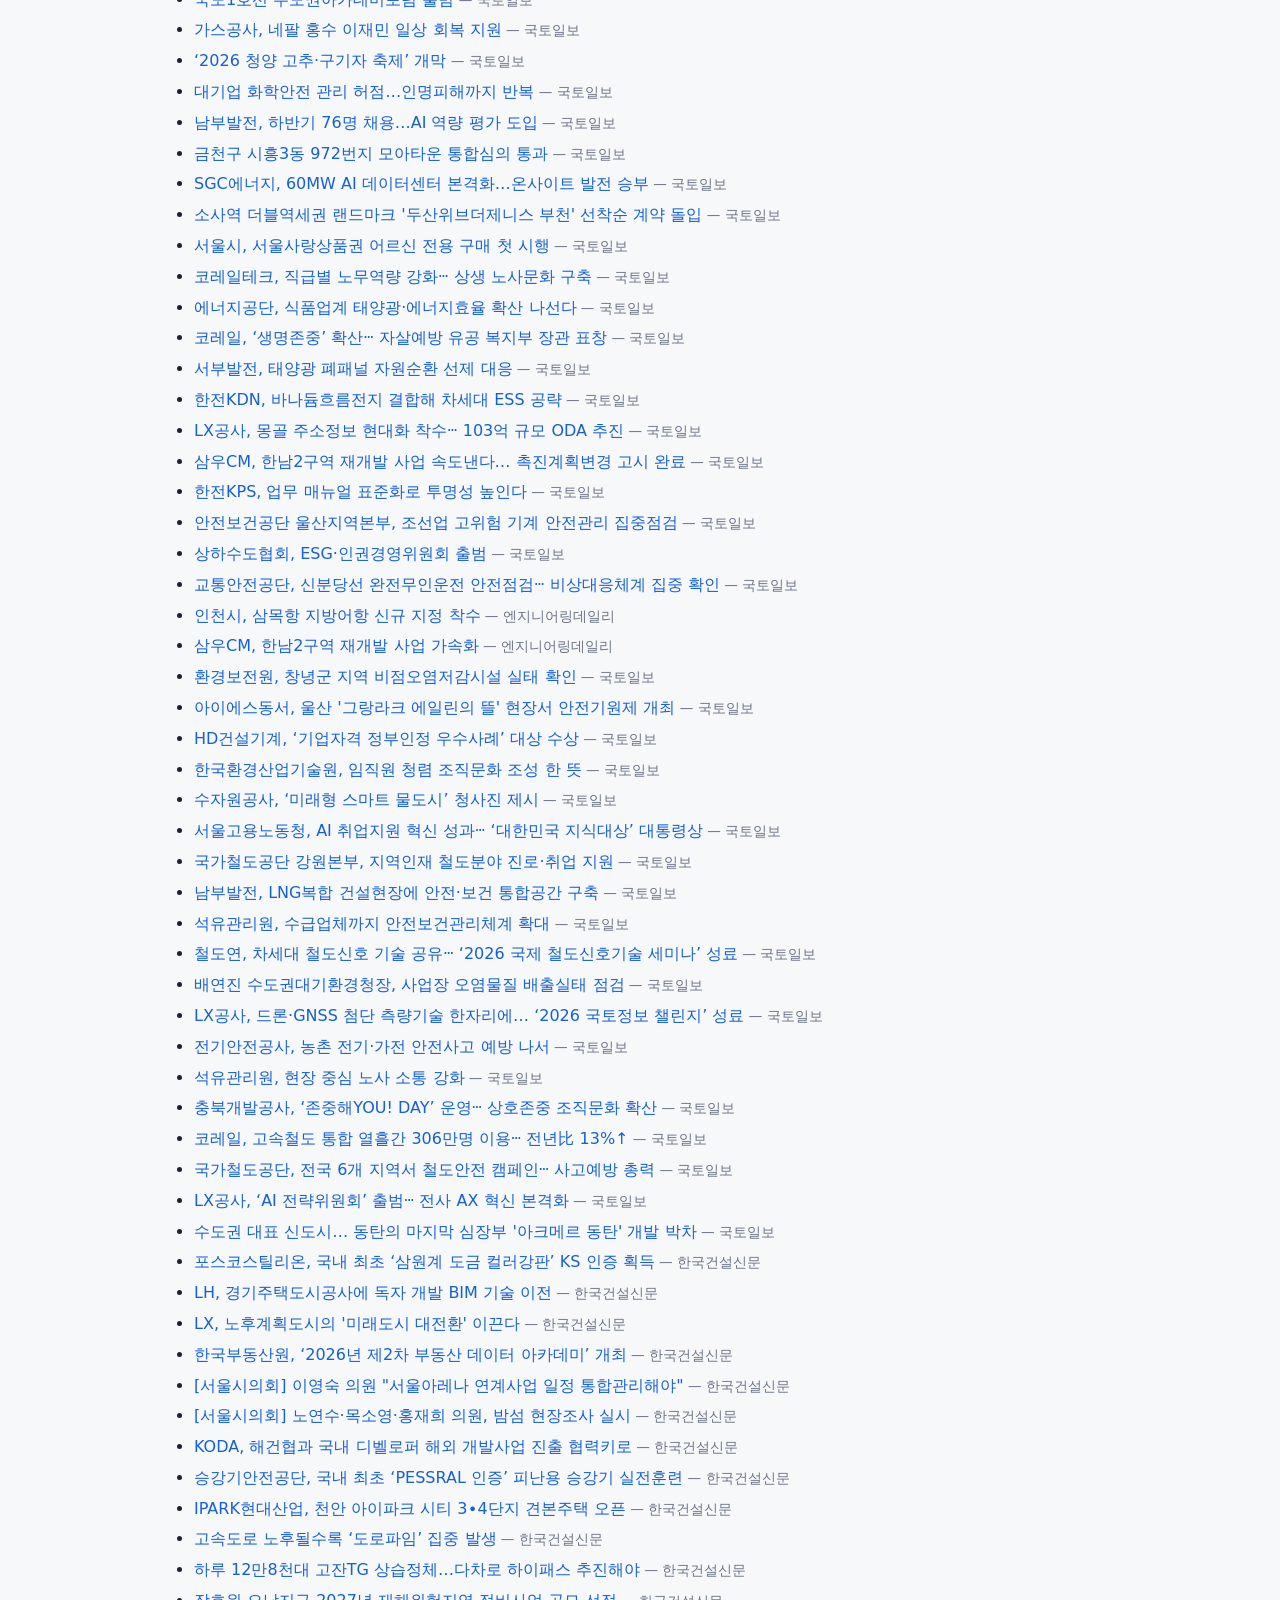
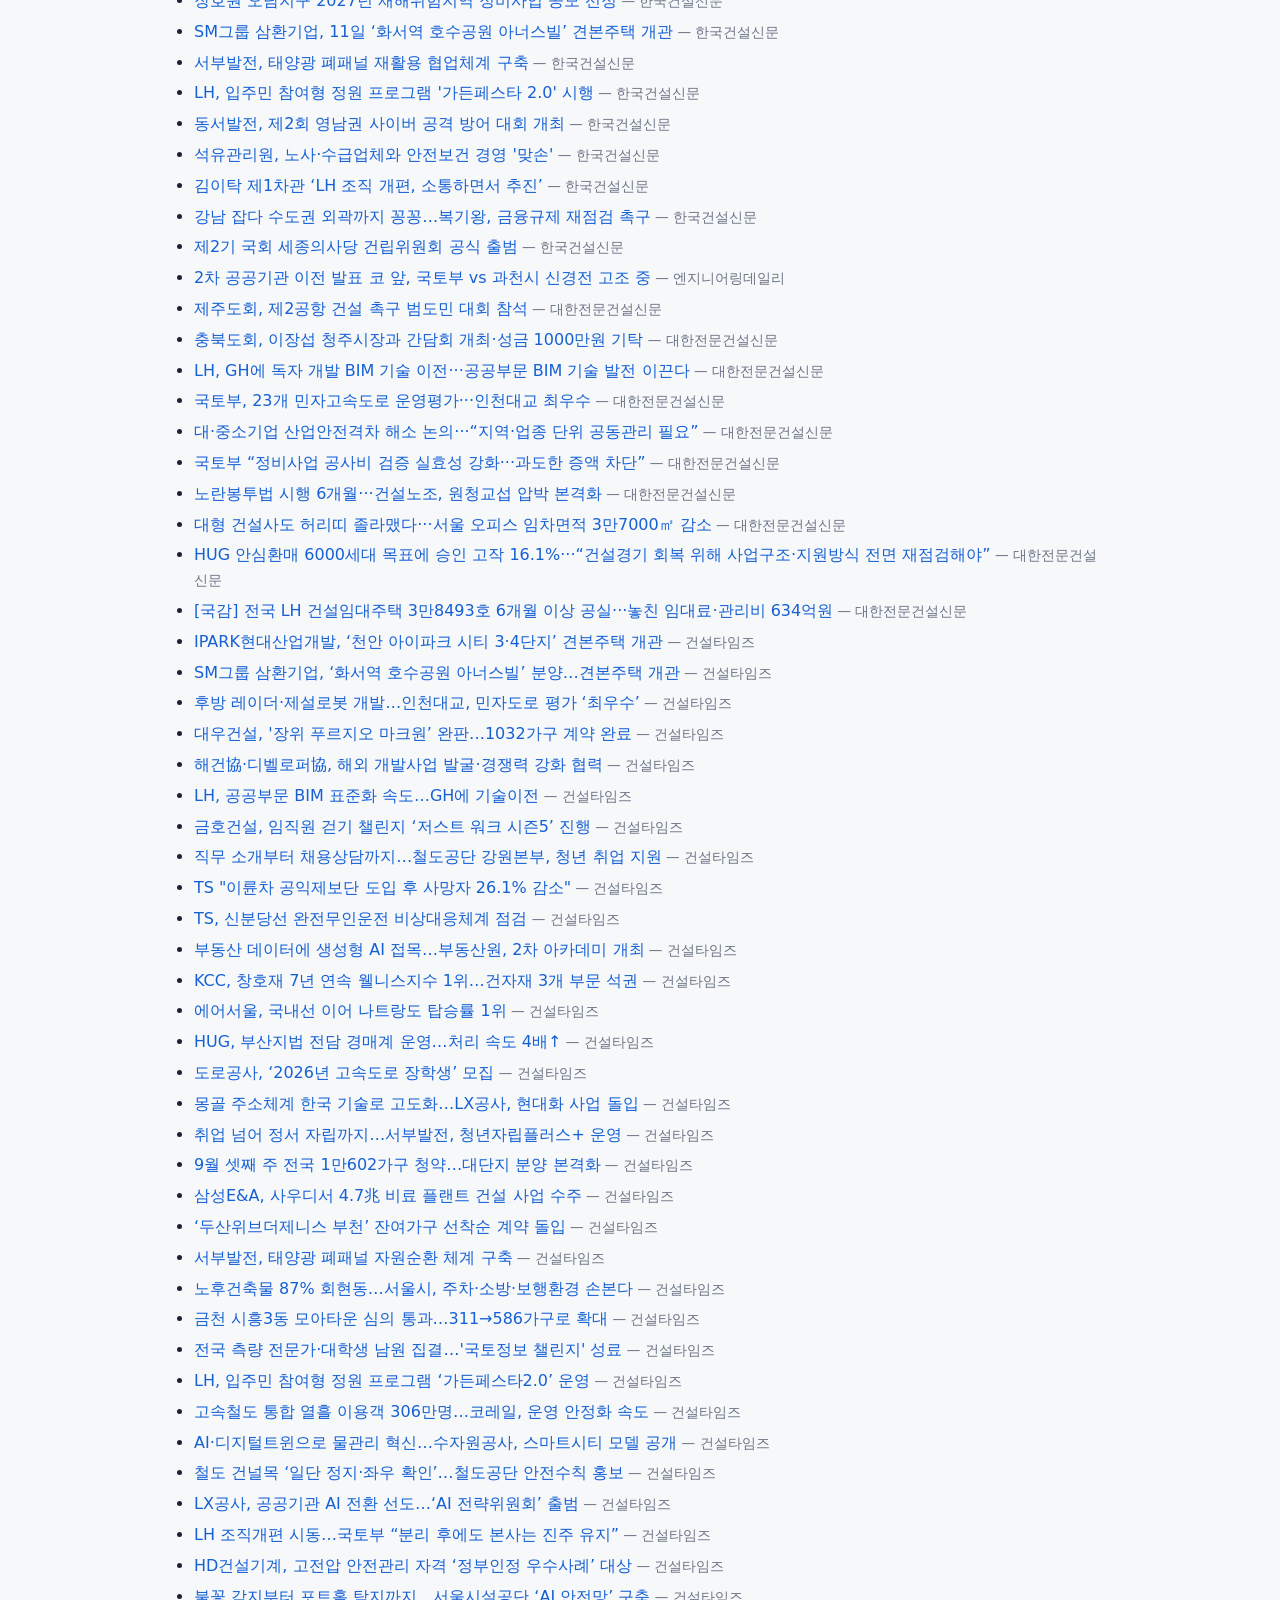
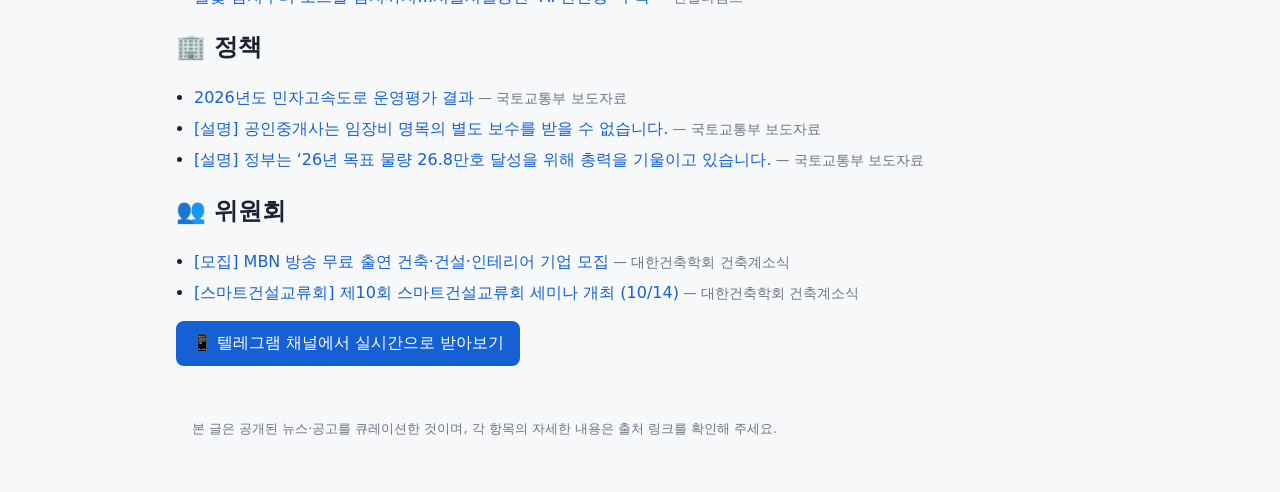
<file: site/posts/2026-09-11.html>
<!DOCTYPE html>
<html lang="ko">
<head>
<meta charset="utf-8">
<meta name="viewport" content="width=device-width, initial-scale=1">
<title>2026년 09월 11일 건설업계 브리핑 | 라벤더</title>
<meta name="description" content="2026년 09월 11일 건설·토목·건축 뉴스, 입찰공고, 위원회 모집 브리핑">
<meta property="og:title" content="2026년 09월 11일 건설업계 브리핑">
<meta property="og:description" content="2026년 09월 11일 건설·토목·건축 뉴스, 입찰공고, 위원회 모집 브리핑">
<meta property="og:type" content="article">
<link rel="canonical" href="https://lavender-kr-official.github.io/posts/2026-09-11.html">
<link rel="stylesheet" href="../style.css">
</head>
<body>
<header><a href="../index.html">← 라벤더</a></header>
<main class="post">
<h1>2026년 09월 11일 건설업계 브리핑</h1>
<p class="date">2026-09-11</p>

<section><h2>📰 뉴스</h2><ul><li><a href="http://www.ikld.kr/news/articleView.html?idxno=340445" target="_blank" rel="noopener">석유관리원, LPG 품질·정량 관리 실무역량 높인다</a><span class="src"> — 국토일보</span></li>
<li><a href="http://www.ikld.kr/news/articleView.html?idxno=340448" target="_blank" rel="noopener">SP삼화, 지식산업센터에 ‘산업안전 CUD’ 적용</a><span class="src"> — 국토일보</span></li>
<li><a href="http://www.ikld.kr/news/articleView.html?idxno=340449" target="_blank" rel="noopener">전기안전공사, ISO 37001 최신 기준 전환</a><span class="src"> — 국토일보</span></li>
<li><a href="http://www.ikld.kr/news/articleView.html?idxno=340446" target="_blank" rel="noopener">수공, 기상산업원과 개도국 ODA 사업 추진</a><span class="src"> — 국토일보</span></li>
<li><a href="http://www.ikld.kr/news/articleView.html?idxno=340450" target="_blank" rel="noopener">KCC, 창호·친환경페인트·천장재 등 3개 부문 1위</a><span class="src"> — 국토일보</span></li>
<li><a href="http://www.ikld.kr/news/articleView.html?idxno=340404" target="_blank" rel="noopener">가장 먼저 누리는 6천세대 신흥 부촌 프리미엄… 전주 ‘삼천 하늘채 라비엘’ 오픈</a><span class="src"> — 국토일보</span></li>
<li><a href="http://www.ikld.kr/news/articleView.html?idxno=340452" target="_blank" rel="noopener">퍼시스, ‘플로우파인더’ 라인업 확장</a><span class="src"> — 국토일보</span></li>
<li><a href="https://www.koscaj.com/news/articleView.html?idxno=326402" target="_blank" rel="noopener">칼자루 쥔 원도급사 ‘기성 확정’ 미루고 발주자 발빼면 ‘직불 스톱’</a><span class="src"> — 대한전문건설신문</span></li>
<li><a href="https://www.koscaj.com/news/articleView.html?idxno=326412" target="_blank" rel="noopener">휴머노이드 건설로봇, 영국·일본서 실증단계 진입</a><span class="src"> — 대한전문건설신문</span></li>
<li><a href="https://www.koscaj.com/news/articleView.html?idxno=326410" target="_blank" rel="noopener">PHC 말뚝 상부 덮개 구입비용, 안전시설비 항목으로 사용 가능한가?</a><span class="src"> — 대한전문건설신문</span></li>
<li><a href="https://www.koscaj.com/news/articleView.html?idxno=326408" target="_blank" rel="noopener">[새책] 다리의 모든 것</a><span class="src"> — 대한전문건설신문</span></li>
<li><a href="https://www.koscaj.com/news/articleView.html?idxno=326407" target="_blank" rel="noopener">[영화] 인턴</a><span class="src"> — 대한전문건설신문</span></li>
<li><a href="https://www.koscaj.com/news/articleView.html?idxno=326404" target="_blank" rel="noopener">[여행 콕콕] 그리움으로 가슴이 멍들었나</a><span class="src"> — 대한전문건설신문</span></li>
<li><a href="https://www.koscaj.com/news/articleView.html?idxno=326403" target="_blank" rel="noopener">[라이프 한컷] 추석 앞두고 온누리상품권 10% 한시 할인</a><span class="src"> — 대한전문건설신문</span></li>
<li><a href="https://www.constimes.co.kr/news/articleView.html?idxno=313578" target="_blank" rel="noopener">[9월 11일 금요일, 한줄 뉴스]</a><span class="src"> — 건설타임즈</span></li>
<li><a href="http://www.ikld.kr/news/articleView.html?idxno=340454" target="_blank" rel="noopener">IPARK현대산업개발, 천안 아이파크 시티 3·4단지 견본주택 오픈</a><span class="src"> — 국토일보</span></li>
<li><a href="http://www.ikld.kr/news/articleView.html?idxno=340455" target="_blank" rel="noopener">한국토지주택공사(LH), 공공부문 BIM 기술발전 주도</a><span class="src"> — 국토일보</span></li>
<li><a href="http://www.ikld.kr/news/articleView.html?idxno=340456" target="_blank" rel="noopener">울산알루미늄, 설비 실무역량 높여 생산 경쟁력 강화</a><span class="src"> — 국토일보</span></li>
<li><a href="http://www.ikld.kr/news/articleView.html?idxno=340457" target="_blank" rel="noopener">한전기술, 포스코이앤씨와 차세대 &#x27;원전기술&#x27; 협력 확대</a><span class="src"> — 국토일보</span></li>
<li><a href="http://www.ikld.kr/news/articleView.html?idxno=340458" target="_blank" rel="noopener">더블 역세권 시대…&#x27;브라운스톤 월곡 센트럴&#x27; 공급</a><span class="src"> — 국토일보</span></li>
<li><a href="http://www.ikld.kr/news/articleView.html?idxno=340459" target="_blank" rel="noopener">&#x27;아산테크노밸리 the1 7차&#x27;, 견본주택 방문객 대상 경품 이벤트 진행</a><span class="src"> — 국토일보</span></li>
<li><a href="http://www.ikld.kr/news/articleView.html?idxno=340460" target="_blank" rel="noopener">상계2구역 재개발 임시총회 성료…레디포스트 ‘총회원스탑’ 전자투표·전자출석 활용</a><span class="src"> — 국토일보</span></li>
<li><a href="http://www.ikld.kr/news/articleView.html?idxno=340461" target="_blank" rel="noopener">같은 가격대라면 &#x27;한 체급 넓게&#x27;… 더샵 관저아르테 119㎡ 눈길</a><span class="src"> — 국토일보</span></li>
<li><a href="http://www.ikld.kr/news/articleView.html?idxno=340463" target="_blank" rel="noopener">HUG, 부산지방법원 전담 경매계 신설 협의… 경매 진행속도 대폭 개선</a><span class="src"> — 국토일보</span></li>
<li><a href="http://www.ikld.kr/news/articleView.html?idxno=340464" target="_blank" rel="noopener">부영 사랑으로 어린이집, 원장 대상 관찰교육 진행</a><span class="src"> — 국토일보</span></li>
<li><a href="http://www.ikld.kr/news/articleView.html?idxno=340462" target="_blank" rel="noopener">‘역세권·대단지’ 선호 지속…‘오남역 서희스타힐스 여의재 3단지’ 분양</a><span class="src"> — 국토일보</span></li>
<li><a href="http://www.ikld.kr/news/articleView.html?idxno=340465" target="_blank" rel="noopener">서산 랜드마크 38층 &#x27;이안 스카이원 서산&#x27; 11일 홍보관 개관</a><span class="src"> — 국토일보</span></li>
<li><a href="http://www.ikld.kr/news/articleView.html?idxno=340469" target="_blank" rel="noopener">한강환경청, 순환자원 인정제도 전파 나서</a><span class="src"> — 국토일보</span></li>
<li><a href="http://www.ikld.kr/news/articleView.html?idxno=340467" target="_blank" rel="noopener">고속도로장학재단, ‘2026년 고속도로 장학생’ 모집</a><span class="src"> — 국토일보</span></li>
<li><a href="http://www.ikld.kr/news/articleView.html?idxno=340468" target="_blank" rel="noopener">한국부동산원, 2026년 제2차 부동산 데이터 아카데미 개최</a><span class="src"> — 국토일보</span></li>
<li><a href="http://www.ikld.kr/news/articleView.html?idxno=340470" target="_blank" rel="noopener">[전문기자리뷰] 태양광 강화委, 기업 움직일 신호 줘야</a><span class="src"> — 국토일보</span></li>
<li><a href="http://www.ikld.kr/news/articleView.html?idxno=340471" target="_blank" rel="noopener">몰운대영구임대주택에 주거복지사 투입…부산도시공사, 복지 사각지대 발굴</a><span class="src"> — 국토일보</span></li>
<li><a href="http://www.ikld.kr/news/articleView.html?idxno=340472" target="_blank" rel="noopener">부산도시공사, 에코델타 건설현장 안전관리 강화…&#x27;언어·폭염&#x27; 동시 대응</a><span class="src"> — 국토일보</span></li>
<li><a href="http://www.ikld.kr/news/articleView.html?idxno=340473" target="_blank" rel="noopener">박홍근 기획예산처 장관 기장 방문…우성빈 군수, 도시철도 지원 요청</a><span class="src"> — 국토일보</span></li>
<li><a href="http://www.ikld.kr/news/articleView.html?idxno=340474" target="_blank" rel="noopener">승강기 전문인력 창원서 키우나…市-한국승강기대 산학협력 논의</a><span class="src"> — 국토일보</span></li>
<li><a href="http://www.ikld.kr/news/articleView.html?idxno=340475" target="_blank" rel="noopener">&#x27;버리지 않고 다시 쓴다&#x27;… 부산시설공단 직원 400점 나눔</a><span class="src"> — 국토일보</span></li>
<li><a href="http://www.ikld.kr/news/articleView.html?idxno=340476" target="_blank" rel="noopener">GH, MBTI 기반 ‘안전성향 검사’로 산업재해 예방활동 펼쳐</a><span class="src"> — 국토일보</span></li>
<li><a href="http://www.ikld.kr/news/articleView.html?idxno=340477" target="_blank" rel="noopener">삼성전자 주거지원책에 동탄 주거시장 주목… ‘동탄역 루센채’도 관심</a><span class="src"> — 국토일보</span></li>
<li><a href="http://www.ikld.kr/news/articleView.html?idxno=340478" target="_blank" rel="noopener">이가ACM, ‘2026 대한민국 일자리 으뜸기업’ 선정… 일·생활 균형 앞장선다</a><span class="src"> — 국토일보</span></li>
<li><a href="http://www.ikld.kr/news/articleView.html?idxno=340482" target="_blank" rel="noopener">한국디벨로퍼협회·해외건설협회, 디벨로퍼 해외개발사업 진출 협력</a><span class="src"> — 국토일보</span></li>
<li><a href="http://www.ikld.kr/news/articleView.html?idxno=340483" target="_blank" rel="noopener">견본주택 개관 첫날부터 관람객 대거 몰려… &#x27;화서역 호수공원 아너스빌&#x27; 주목</a><span class="src"> — 국토일보</span></li>
<li><a href="http://www.ikld.kr/news/articleView.html?idxno=340485" target="_blank" rel="noopener">한국토지주택공사(LH), 입주민 참여형 정원 프로그램 ‘가든페스타2.0’ 운영</a><span class="src"> — 국토일보</span></li>
<li><a href="http://www.ikld.kr/news/articleView.html?idxno=340486" target="_blank" rel="noopener">7호선 옥정중앙역, 청사진에서 현실로… 경기북부 철도시대 열린다</a><span class="src"> — 국토일보</span></li>
<li><a href="http://www.ikld.kr/news/articleView.html?idxno=340484" target="_blank" rel="noopener">광해광업공단, 중기 기술사업화 지원…수질정화 기술 판로 넓힌다</a><span class="src"> — 국토일보</span></li>
<li><a href="http://www.ikld.kr/news/articleView.html?idxno=340480" target="_blank" rel="noopener">국도1호선 수도권아카데미포럼 출범</a><span class="src"> — 국토일보</span></li>
<li><a href="http://www.ikld.kr/news/articleView.html?idxno=340487" target="_blank" rel="noopener">가스공사, 네팔 홍수 이재민 일상 회복 지원</a><span class="src"> — 국토일보</span></li>
<li><a href="http://www.ikld.kr/news/articleView.html?idxno=340488" target="_blank" rel="noopener">‘2026 청양 고추·구기자 축제’ 개막</a><span class="src"> — 국토일보</span></li>
<li><a href="http://www.ikld.kr/news/articleView.html?idxno=340490" target="_blank" rel="noopener">대기업 화학안전 관리 허점…인명피해까지 반복</a><span class="src"> — 국토일보</span></li>
<li><a href="http://www.ikld.kr/news/articleView.html?idxno=340491" target="_blank" rel="noopener">남부발전, 하반기 76명 채용…AI 역량 평가 도입</a><span class="src"> — 국토일보</span></li>
<li><a href="http://www.ikld.kr/news/articleView.html?idxno=340493" target="_blank" rel="noopener">금천구 시흥3동 972번지 모아타운 통합심의 통과</a><span class="src"> — 국토일보</span></li>
<li><a href="http://www.ikld.kr/news/articleView.html?idxno=340492" target="_blank" rel="noopener">SGC에너지, 60MW AI 데이터센터 본격화…온사이트 발전 승부</a><span class="src"> — 국토일보</span></li>
<li><a href="http://www.ikld.kr/news/articleView.html?idxno=340494" target="_blank" rel="noopener">소사역 더블역세권 랜드마크 &#x27;두산위브더제니스 부천&#x27; 선착순 계약 돌입</a><span class="src"> — 국토일보</span></li>
<li><a href="http://www.ikld.kr/news/articleView.html?idxno=340495" target="_blank" rel="noopener">서울시, 서울사랑상품권 어르신 전용 구매 첫 시행</a><span class="src"> — 국토일보</span></li>
<li><a href="http://www.ikld.kr/news/articleView.html?idxno=340496" target="_blank" rel="noopener">코레일테크, 직급별 노무역량 강화ⵈ 상생 노사문화 구축</a><span class="src"> — 국토일보</span></li>
<li><a href="http://www.ikld.kr/news/articleView.html?idxno=340498" target="_blank" rel="noopener">에너지공단, 식품업계 태양광·에너지효율 확산 나선다</a><span class="src"> — 국토일보</span></li>
<li><a href="http://www.ikld.kr/news/articleView.html?idxno=340499" target="_blank" rel="noopener">코레일, ‘생명존중’ 확산ⵈ 자살예방 유공 복지부 장관 표창</a><span class="src"> — 국토일보</span></li>
<li><a href="http://www.ikld.kr/news/articleView.html?idxno=340500" target="_blank" rel="noopener">서부발전, 태양광 폐패널 자원순환 선제 대응</a><span class="src"> — 국토일보</span></li>
<li><a href="http://www.ikld.kr/news/articleView.html?idxno=340501" target="_blank" rel="noopener">한전KDN, 바나듐흐름전지 결합해 차세대 ESS 공략</a><span class="src"> — 국토일보</span></li>
<li><a href="http://www.ikld.kr/news/articleView.html?idxno=340502" target="_blank" rel="noopener">LX공사, 몽골 주소정보 현대화 착수ⵈ 103억 규모 ODA 추진</a><span class="src"> — 국토일보</span></li>
<li><a href="http://www.ikld.kr/news/articleView.html?idxno=340503" target="_blank" rel="noopener">삼우CM, 한남2구역 재개발 사업 속도낸다… 촉진계획변경 고시 완료</a><span class="src"> — 국토일보</span></li>
<li><a href="http://www.ikld.kr/news/articleView.html?idxno=340506" target="_blank" rel="noopener">한전KPS, 업무 매뉴얼 표준화로 투명성 높인다</a><span class="src"> — 국토일보</span></li>
<li><a href="http://www.ikld.kr/news/articleView.html?idxno=340507" target="_blank" rel="noopener">안전보건공단 울산지역본부, 조선업 고위험 기계 안전관리 집중점검</a><span class="src"> — 국토일보</span></li>
<li><a href="http://www.ikld.kr/news/articleView.html?idxno=340510" target="_blank" rel="noopener">상하수도협회, ESG·인권경영위원회 출범</a><span class="src"> — 국토일보</span></li>
<li><a href="http://www.ikld.kr/news/articleView.html?idxno=340508" target="_blank" rel="noopener">교통안전공단, 신분당선 완전무인운전 안전점검ⵈ 비상대응체계 집중 확인</a><span class="src"> — 국토일보</span></li>
<li><a href="http://www.engdaily.com/news/articleView.html?idxno=23310" target="_blank" rel="noopener">인천시, 삼목항 지방어항 신규 지정 착수</a><span class="src"> — 엔지니어링데일리</span></li>
<li><a href="http://www.engdaily.com/news/articleView.html?idxno=23311" target="_blank" rel="noopener">삼우CM, 한남2구역 재개발 사업 가속화</a><span class="src"> — 엔지니어링데일리</span></li>
<li><a href="http://www.ikld.kr/news/articleView.html?idxno=340511" target="_blank" rel="noopener">환경보전원, 창녕군 지역 비점오염저감시설 실태 확인</a><span class="src"> — 국토일보</span></li>
<li><a href="http://www.ikld.kr/news/articleView.html?idxno=340512" target="_blank" rel="noopener">아이에스동서, 울산 &#x27;그랑라크 에일린의 뜰&#x27; 현장서 안전기원제 개최</a><span class="src"> — 국토일보</span></li>
<li><a href="http://www.ikld.kr/news/articleView.html?idxno=340513" target="_blank" rel="noopener">HD건설기계, ‘기업자격 정부인정 우수사례’ 대상 수상</a><span class="src"> — 국토일보</span></li>
<li><a href="http://www.ikld.kr/news/articleView.html?idxno=340514" target="_blank" rel="noopener">한국환경산업기술원, 임직원 청렴 조직문화 조성 한 뜻</a><span class="src"> — 국토일보</span></li>
<li><a href="http://www.ikld.kr/news/articleView.html?idxno=340515" target="_blank" rel="noopener">수자원공사, ‘미래형 스마트 물도시’ 청사진 제시</a><span class="src"> — 국토일보</span></li>
<li><a href="http://www.ikld.kr/news/articleView.html?idxno=340519" target="_blank" rel="noopener">서울고용노동청, AI 취업지원 혁신 성과ⵈ ‘대한민국 지식대상’ 대통령상</a><span class="src"> — 국토일보</span></li>
<li><a href="http://www.ikld.kr/news/articleView.html?idxno=340520" target="_blank" rel="noopener">국가철도공단 강원본부, 지역인재 철도분야 진로·취업 지원</a><span class="src"> — 국토일보</span></li>
<li><a href="http://www.ikld.kr/news/articleView.html?idxno=340518" target="_blank" rel="noopener">남부발전, LNG복합 건설현장에 안전·보건 통합공간 구축</a><span class="src"> — 국토일보</span></li>
<li><a href="http://www.ikld.kr/news/articleView.html?idxno=340521" target="_blank" rel="noopener">석유관리원, 수급업체까지 안전보건관리체계 확대</a><span class="src"> — 국토일보</span></li>
<li><a href="http://www.ikld.kr/news/articleView.html?idxno=340522" target="_blank" rel="noopener">철도연, 차세대 철도신호 기술 공유ⵈ ‘2026 국제 철도신호기술 세미나’ 성료</a><span class="src"> — 국토일보</span></li>
<li><a href="http://www.ikld.kr/news/articleView.html?idxno=340516" target="_blank" rel="noopener">배연진 수도권대기환경청장, 사업장 오염물질 배출실태 점검</a><span class="src"> — 국토일보</span></li>
<li><a href="http://www.ikld.kr/news/articleView.html?idxno=340525" target="_blank" rel="noopener">LX공사, 드론·GNSS 첨단 측량기술 한자리에… ‘2026 국토정보 챌린지’ 성료</a><span class="src"> — 국토일보</span></li>
<li><a href="http://www.ikld.kr/news/articleView.html?idxno=340527" target="_blank" rel="noopener">전기안전공사, 농촌 전기·가전 안전사고 예방 나서</a><span class="src"> — 국토일보</span></li>
<li><a href="http://www.ikld.kr/news/articleView.html?idxno=340524" target="_blank" rel="noopener">석유관리원, 현장 중심 노사 소통 강화</a><span class="src"> — 국토일보</span></li>
<li><a href="http://www.ikld.kr/news/articleView.html?idxno=340528" target="_blank" rel="noopener">충북개발공사, ‘존중해YOU! DAY’ 운영ⵈ 상호존중 조직문화 확산</a><span class="src"> — 국토일보</span></li>
<li><a href="http://www.ikld.kr/news/articleView.html?idxno=340529" target="_blank" rel="noopener">코레일, 고속철도 통합 열흘간 306만명 이용ⵈ 전년比 13%↑</a><span class="src"> — 국토일보</span></li>
<li><a href="http://www.ikld.kr/news/articleView.html?idxno=340530" target="_blank" rel="noopener">국가철도공단, 전국 6개 지역서 철도안전 캠페인ⵈ 사고예방 총력</a><span class="src"> — 국토일보</span></li>
<li><a href="http://www.ikld.kr/news/articleView.html?idxno=340531" target="_blank" rel="noopener">LX공사, ‘AI 전략위원회’ 출범ⵈ 전사 AX 혁신 본격화</a><span class="src"> — 국토일보</span></li>
<li><a href="http://www.ikld.kr/news/articleView.html?idxno=340532" target="_blank" rel="noopener">수도권 대표 신도시… 동탄의 마지막 심장부 &#x27;아크메르 동탄&#x27; 개발 박차</a><span class="src"> — 국토일보</span></li>
<li><a href="http://www.conslove.co.kr/news/articleView.html?idxno=89569" target="_blank" rel="noopener">포스코스틸리온, 국내 최초 ‘삼원계 도금 컬러강판’ KS 인증 획득</a><span class="src"> — 한국건설신문</span></li>
<li><a href="http://www.conslove.co.kr/news/articleView.html?idxno=89568" target="_blank" rel="noopener">LH, 경기주택도시공사에 독자 개발 BIM 기술 이전</a><span class="src"> — 한국건설신문</span></li>
<li><a href="http://www.conslove.co.kr/news/articleView.html?idxno=89570" target="_blank" rel="noopener">LX, 노후계획도시의 &#x27;미래도시 대전환&#x27; 이끈다</a><span class="src"> — 한국건설신문</span></li>
<li><a href="http://www.conslove.co.kr/news/articleView.html?idxno=89572" target="_blank" rel="noopener">한국부동산원, ‘2026년 제2차 부동산 데이터 아카데미’ 개최</a><span class="src"> — 한국건설신문</span></li>
<li><a href="http://www.conslove.co.kr/news/articleView.html?idxno=89571" target="_blank" rel="noopener">[서울시의회] 이영숙 의원 &quot;서울아레나 연계사업 일정 통합관리해야&quot;</a><span class="src"> — 한국건설신문</span></li>
<li><a href="http://www.conslove.co.kr/news/articleView.html?idxno=89573" target="_blank" rel="noopener">[서울시의회] 노연수·목소영·홍재희 의원, 밤섬 현장조사 실시</a><span class="src"> — 한국건설신문</span></li>
<li><a href="http://www.conslove.co.kr/news/articleView.html?idxno=89574" target="_blank" rel="noopener">KODA, 해건협과 국내 디벨로퍼 해외 개발사업 진출 협력키로</a><span class="src"> — 한국건설신문</span></li>
<li><a href="http://www.conslove.co.kr/news/articleView.html?idxno=89575" target="_blank" rel="noopener">승강기안전공단, 국내 최초 ‘PESSRAL 인증’ 피난용 승강기 실전훈련</a><span class="src"> — 한국건설신문</span></li>
<li><a href="http://www.conslove.co.kr/news/articleView.html?idxno=89576" target="_blank" rel="noopener">IPARK현대산업, 천안 아이파크 시티 3∙4단지 견본주택 오픈</a><span class="src"> — 한국건설신문</span></li>
<li><a href="http://www.conslove.co.kr/news/articleView.html?idxno=89577" target="_blank" rel="noopener">고속도로 노후될수록 ‘도로파임’ 집중 발생</a><span class="src"> — 한국건설신문</span></li>
<li><a href="http://www.conslove.co.kr/news/articleView.html?idxno=89579" target="_blank" rel="noopener">하루 12만8천대 고잔TG 상습정체…다차로 하이패스 추진해야</a><span class="src"> — 한국건설신문</span></li>
<li><a href="http://www.conslove.co.kr/news/articleView.html?idxno=89580" target="_blank" rel="noopener">장호원 오남지구 2027년 재해위험지역 정비사업 공모 선정</a><span class="src"> — 한국건설신문</span></li>
<li><a href="http://www.conslove.co.kr/news/articleView.html?idxno=89581" target="_blank" rel="noopener">SM그룹 삼환기업, 11일 ‘화서역 호수공원 아너스빌’ 견본주택 개관</a><span class="src"> — 한국건설신문</span></li>
<li><a href="http://www.conslove.co.kr/news/articleView.html?idxno=89578" target="_blank" rel="noopener">서부발전, 태양광 폐패널 재활용 협업체계 구축</a><span class="src"> — 한국건설신문</span></li>
<li><a href="http://www.conslove.co.kr/news/articleView.html?idxno=89582" target="_blank" rel="noopener">LH, 입주민 참여형 정원 프로그램 &#x27;가든페스타 2.0&#x27; 시행</a><span class="src"> — 한국건설신문</span></li>
<li><a href="http://www.conslove.co.kr/news/articleView.html?idxno=89583" target="_blank" rel="noopener">동서발전, 제2회 영남권 사이버 공격 방어 대회 개최</a><span class="src"> — 한국건설신문</span></li>
<li><a href="http://www.conslove.co.kr/news/articleView.html?idxno=89584" target="_blank" rel="noopener">석유관리원, 노사·수급업체와 안전보건 경영 &#x27;맞손&#x27;</a><span class="src"> — 한국건설신문</span></li>
<li><a href="http://www.conslove.co.kr/news/articleView.html?idxno=89585" target="_blank" rel="noopener">김이탁 제1차관 ‘LH 조직 개편, 소통하면서 추진’</a><span class="src"> — 한국건설신문</span></li>
<li><a href="http://www.conslove.co.kr/news/articleView.html?idxno=89586" target="_blank" rel="noopener">강남 잡다 수도권 외곽까지 꽁꽁…복기왕, 금융규제 재점검 촉구</a><span class="src"> — 한국건설신문</span></li>
<li><a href="http://www.conslove.co.kr/news/articleView.html?idxno=89587" target="_blank" rel="noopener">제2기 국회 세종의사당 건립위원회 공식 출범</a><span class="src"> — 한국건설신문</span></li>
<li><a href="http://www.engdaily.com/news/articleView.html?idxno=23313" target="_blank" rel="noopener">2차 공공기관 이전 발표 코 앞, 국토부 vs 과천시 신경전 고조 중</a><span class="src"> — 엔지니어링데일리</span></li>
<li><a href="https://www.koscaj.com/news/articleView.html?idxno=326437" target="_blank" rel="noopener">제주도회, 제2공항 건설 촉구 범도민 대회 참석</a><span class="src"> — 대한전문건설신문</span></li>
<li><a href="https://www.koscaj.com/news/articleView.html?idxno=326428" target="_blank" rel="noopener">충북도회, 이장섭 청주시장과 간담회 개최·성금 1000만원 기탁</a><span class="src"> — 대한전문건설신문</span></li>
<li><a href="https://www.koscaj.com/news/articleView.html?idxno=326435" target="_blank" rel="noopener">LH, GH에 독자 개발 BIM 기술 이전···공공부문 BIM 기술 발전 이끈다</a><span class="src"> — 대한전문건설신문</span></li>
<li><a href="https://www.koscaj.com/news/articleView.html?idxno=326433" target="_blank" rel="noopener">국토부, 23개 민자고속도로 운영평가···인천대교 최우수</a><span class="src"> — 대한전문건설신문</span></li>
<li><a href="https://www.koscaj.com/news/articleView.html?idxno=326431" target="_blank" rel="noopener">대·중소기업 산업안전격차 해소 논의···“지역·업종 단위 공동관리 필요”</a><span class="src"> — 대한전문건설신문</span></li>
<li><a href="https://www.koscaj.com/news/articleView.html?idxno=326432" target="_blank" rel="noopener">국토부 “정비사업 공사비 검증 실효성 강화···과도한 증액 차단”</a><span class="src"> — 대한전문건설신문</span></li>
<li><a href="https://www.koscaj.com/news/articleView.html?idxno=326434" target="_blank" rel="noopener">노란봉투법 시행 6개월···건설노조, 원청교섭 압박 본격화</a><span class="src"> — 대한전문건설신문</span></li>
<li><a href="https://www.koscaj.com/news/articleView.html?idxno=326430" target="_blank" rel="noopener">대형 건설사도 허리띠 졸라맸다···서울 오피스 임차면적 3만7000㎡ 감소</a><span class="src"> — 대한전문건설신문</span></li>
<li><a href="https://www.koscaj.com/news/articleView.html?idxno=326438" target="_blank" rel="noopener">HUG 안심환매 6000세대 목표에 승인 고작 16.1%···“건설경기 회복 위해 사업구조·지원방식 전면 재점검해야”</a><span class="src"> — 대한전문건설신문</span></li>
<li><a href="https://www.koscaj.com/news/articleView.html?idxno=326439" target="_blank" rel="noopener">[국감] 전국 LH 건설임대주택 3만8493호 6개월 이상 공실···놓친 임대료·관리비 634억원</a><span class="src"> — 대한전문건설신문</span></li>
<li><a href="https://www.constimes.co.kr/news/articleView.html?idxno=313582" target="_blank" rel="noopener">IPARK현대산업개발, ‘천안 아이파크 시티 3·4단지’ 견본주택 개관</a><span class="src"> — 건설타임즈</span></li>
<li><a href="https://www.constimes.co.kr/news/articleView.html?idxno=313583" target="_blank" rel="noopener">SM그룹 삼환기업, ‘화서역 호수공원 아너스빌’ 분양…견본주택 개관</a><span class="src"> — 건설타임즈</span></li>
<li><a href="https://www.constimes.co.kr/news/articleView.html?idxno=313584" target="_blank" rel="noopener">후방 레이더·제설로봇 개발…인천대교, 민자도로 평가 ‘최우수’</a><span class="src"> — 건설타임즈</span></li>
<li><a href="https://www.constimes.co.kr/news/articleView.html?idxno=313585" target="_blank" rel="noopener">대우건설, &#x27;장위 푸르지오 마크원’ 완판…1032가구 계약 완료</a><span class="src"> — 건설타임즈</span></li>
<li><a href="https://www.constimes.co.kr/news/articleView.html?idxno=313586" target="_blank" rel="noopener">해건協·디벨로퍼協, 해외 개발사업 발굴·경쟁력 강화 협력</a><span class="src"> — 건설타임즈</span></li>
<li><a href="https://www.constimes.co.kr/news/articleView.html?idxno=313587" target="_blank" rel="noopener">LH, 공공부문 BIM 표준화 속도…GH에 기술이전</a><span class="src"> — 건설타임즈</span></li>
<li><a href="https://www.constimes.co.kr/news/articleView.html?idxno=313588" target="_blank" rel="noopener">금호건설, 임직원 걷기 챌린지 ‘저스트 워크 시즌5’ 진행</a><span class="src"> — 건설타임즈</span></li>
<li><a href="https://www.constimes.co.kr/news/articleView.html?idxno=313589" target="_blank" rel="noopener">직무 소개부터 채용상담까지…철도공단 강원본부, 청년 취업 지원</a><span class="src"> — 건설타임즈</span></li>
<li><a href="https://www.constimes.co.kr/news/articleView.html?idxno=313590" target="_blank" rel="noopener">TS &quot;이륜차 공익제보단 도입 후 사망자 26.1% 감소&quot;</a><span class="src"> — 건설타임즈</span></li>
<li><a href="https://www.constimes.co.kr/news/articleView.html?idxno=313591" target="_blank" rel="noopener">TS, 신분당선 완전무인운전 비상대응체계 점검</a><span class="src"> — 건설타임즈</span></li>
<li><a href="https://www.constimes.co.kr/news/articleView.html?idxno=313592" target="_blank" rel="noopener">부동산 데이터에 생성형 AI 접목…부동산원, 2차 아카데미 개최</a><span class="src"> — 건설타임즈</span></li>
<li><a href="https://www.constimes.co.kr/news/articleView.html?idxno=313593" target="_blank" rel="noopener">KCC, 창호재 7년 연속 웰니스지수 1위…건자재 3개 부문 석권</a><span class="src"> — 건설타임즈</span></li>
<li><a href="https://www.constimes.co.kr/news/articleView.html?idxno=313594" target="_blank" rel="noopener">에어서울, 국내선 이어 나트랑도 탑승률 1위</a><span class="src"> — 건설타임즈</span></li>
<li><a href="https://www.constimes.co.kr/news/articleView.html?idxno=313595" target="_blank" rel="noopener">HUG, 부산지법 전담 경매계 운영…처리 속도 4배↑</a><span class="src"> — 건설타임즈</span></li>
<li><a href="https://www.constimes.co.kr/news/articleView.html?idxno=313596" target="_blank" rel="noopener">도로공사, ‘2026년 고속도로 장학생’ 모집</a><span class="src"> — 건설타임즈</span></li>
<li><a href="https://www.constimes.co.kr/news/articleView.html?idxno=313597" target="_blank" rel="noopener">몽골 주소체계 한국 기술로 고도화…LX공사, 현대화 사업 돌입</a><span class="src"> — 건설타임즈</span></li>
<li><a href="https://www.constimes.co.kr/news/articleView.html?idxno=313598" target="_blank" rel="noopener">취업 넘어 정서 자립까지…서부발전, 청년자립플러스+ 운영</a><span class="src"> — 건설타임즈</span></li>
<li><a href="https://www.constimes.co.kr/news/articleView.html?idxno=313599" target="_blank" rel="noopener">9월 셋째 주 전국 1만602가구 청약…대단지 분양 본격화</a><span class="src"> — 건설타임즈</span></li>
<li><a href="https://www.constimes.co.kr/news/articleView.html?idxno=313600" target="_blank" rel="noopener">삼성E&amp;A, 사우디서 4.7兆 비료 플랜트 건설 사업 수주</a><span class="src"> — 건설타임즈</span></li>
<li><a href="https://www.constimes.co.kr/news/articleView.html?idxno=313601" target="_blank" rel="noopener">‘두산위브더제니스 부천’ 잔여가구 선착순 계약 돌입</a><span class="src"> — 건설타임즈</span></li>
<li><a href="https://www.constimes.co.kr/news/articleView.html?idxno=313602" target="_blank" rel="noopener">서부발전, 태양광 폐패널 자원순환 체계 구축</a><span class="src"> — 건설타임즈</span></li>
<li><a href="https://www.constimes.co.kr/news/articleView.html?idxno=313603" target="_blank" rel="noopener">노후건축물 87% 회현동…서울시, 주차·소방·보행환경 손본다</a><span class="src"> — 건설타임즈</span></li>
<li><a href="https://www.constimes.co.kr/news/articleView.html?idxno=313604" target="_blank" rel="noopener">금천 시흥3동 모아타운 심의 통과…311→586가구로 확대</a><span class="src"> — 건설타임즈</span></li>
<li><a href="https://www.constimes.co.kr/news/articleView.html?idxno=313605" target="_blank" rel="noopener">전국 측량 전문가·대학생 남원 집결…&#x27;국토정보 챌린지&#x27; 성료</a><span class="src"> — 건설타임즈</span></li>
<li><a href="https://www.constimes.co.kr/news/articleView.html?idxno=313606" target="_blank" rel="noopener">LH, 입주민 참여형 정원 프로그램 ‘가든페스타2.0’ 운영</a><span class="src"> — 건설타임즈</span></li>
<li><a href="https://www.constimes.co.kr/news/articleView.html?idxno=313607" target="_blank" rel="noopener">고속철도 통합 열흘 이용객 306만명…코레일, 운영 안정화 속도</a><span class="src"> — 건설타임즈</span></li>
<li><a href="https://www.constimes.co.kr/news/articleView.html?idxno=313608" target="_blank" rel="noopener">AI·디지털트윈으로 물관리 혁신…수자원공사, 스마트시티 모델 공개</a><span class="src"> — 건설타임즈</span></li>
<li><a href="https://www.constimes.co.kr/news/articleView.html?idxno=313609" target="_blank" rel="noopener">철도 건널목 ‘일단 정지·좌우 확인’…철도공단 안전수칙 홍보</a><span class="src"> — 건설타임즈</span></li>
<li><a href="https://www.constimes.co.kr/news/articleView.html?idxno=313610" target="_blank" rel="noopener">LX공사, 공공기관 AI 전환 선도…‘AI 전략위원회’ 출범</a><span class="src"> — 건설타임즈</span></li>
<li><a href="https://www.constimes.co.kr/news/articleView.html?idxno=313611" target="_blank" rel="noopener">LH 조직개편 시동…국토부 “분리 후에도 본사는 진주 유지”</a><span class="src"> — 건설타임즈</span></li>
<li><a href="https://www.constimes.co.kr/news/articleView.html?idxno=313612" target="_blank" rel="noopener">HD건설기계, 고전압 안전관리 자격 ‘정부인정 우수사례’ 대상</a><span class="src"> — 건설타임즈</span></li>
<li><a href="https://www.constimes.co.kr/news/articleView.html?idxno=313613" target="_blank" rel="noopener">불꽃 감지부터 포트홀 탐지까지…서울시설공단 ‘AI 안전망’ 구축</a><span class="src"> — 건설타임즈</span></li></ul></section><section><h2>🏢 정책</h2><ul><li><a href="https://www.molit.go.kr/USR/NEWS/m_71/dtl.jsp?id=95092409&amp;kw=000004&amp;src=text" target="_blank" rel="noopener">2026년도 민자고속도로 운영평가 결과</a><span class="src"> — 국토교통부 보도자료</span></li>
<li><a href="https://www.molit.go.kr/USR/NEWS/m_71/dtl.jsp?id=95092413&amp;kw=000004&amp;src=text" target="_blank" rel="noopener">[설명] 공인중개사는 임장비 명목의 별도 보수를  받을 수 없습니다.</a><span class="src"> — 국토교통부 보도자료</span></li>
<li><a href="https://www.molit.go.kr/USR/NEWS/m_71/dtl.jsp?id=95092417&amp;kw=000004&amp;src=text" target="_blank" rel="noopener">[설명] 정부는 ‘26년 목표 물량 26.8만호 달성을 위해 총력을 기울이고 있습니다.</a><span class="src"> — 국토교통부 보도자료</span></li></ul></section><section><h2>👥 위원회</h2><ul><li><a href="https://www.aik.or.kr/board/?_0000_method=view&amp;ncode=d001&amp;num=8637&amp;page=1" target="_blank" rel="noopener">[모집] MBN 방송 무료 출연 건축·건설·인테리어 기업 모집</a><span class="src"> — 대한건축학회 건축계소식</span></li>
<li><a href="https://www.aik.or.kr/board/?_0000_method=view&amp;ncode=d001&amp;num=8635&amp;page=1" target="_blank" rel="noopener">[스마트건설교류회] 제10회 스마트건설교류회 세미나 개최 (10/14)</a><span class="src"> — 대한건축학회 건축계소식</span></li></ul></section>
<p class="tg"><a class="btn" href="https://t.me/lavender_kr">📱 텔레그램 채널에서 실시간으로 받아보기</a></p>
<footer><p>본 글은 공개된 뉴스·공고를 큐레이션한 것이며, 각 항목의 자세한 내용은 출처 링크를 확인해 주세요.</p></footer>
</main>
</body>
</html>
</file>
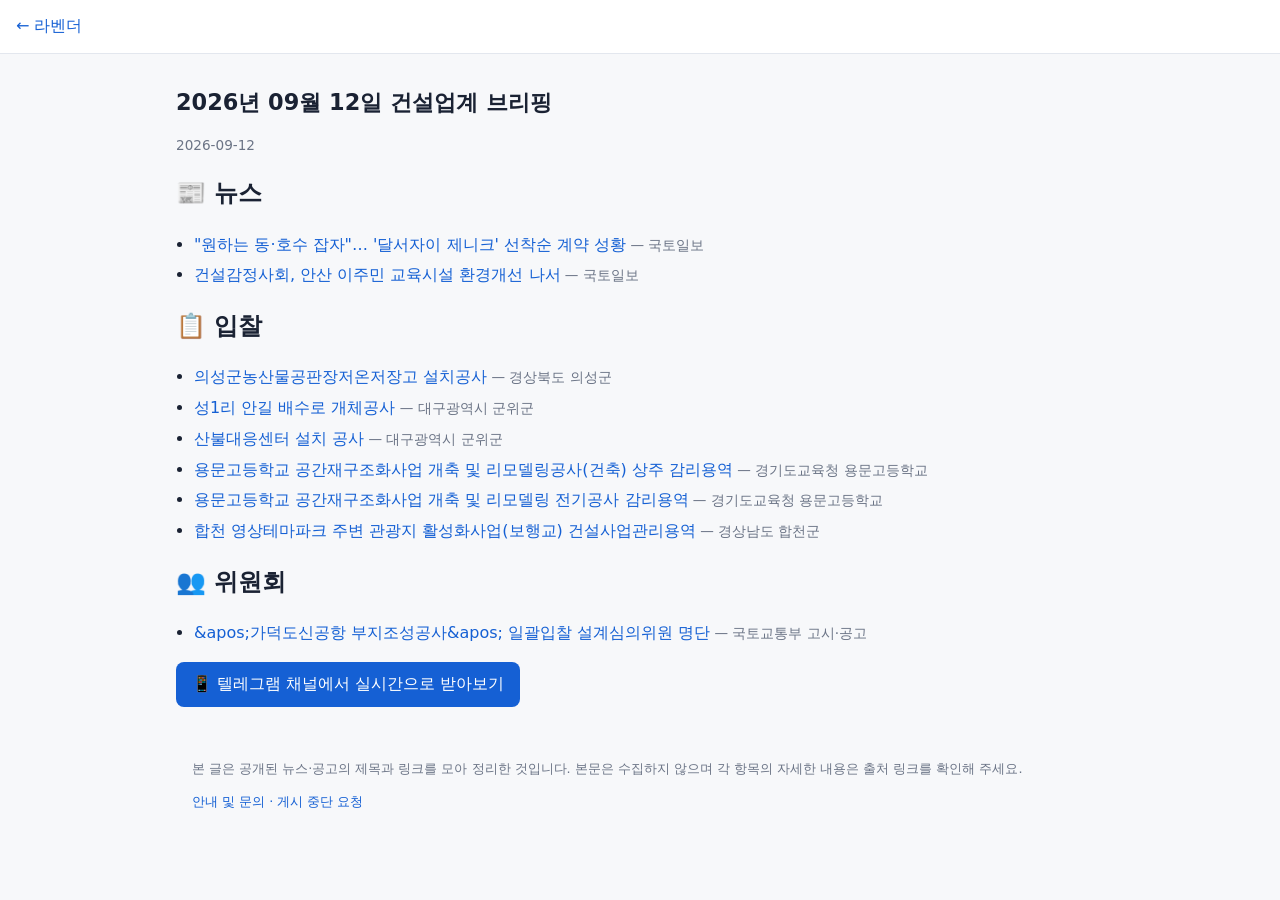
<file: site/posts/2026-09-12.html>
<!DOCTYPE html>
<html lang="ko">
<head>
<meta charset="utf-8">
<meta name="viewport" content="width=device-width, initial-scale=1">
<title>2026년 09월 12일 건설업계 브리핑 | 라벤더</title>
<meta name="description" content="2026년 09월 12일 건설·토목·건축 뉴스, 입찰공고, 위원회 모집 브리핑">
<meta property="og:title" content="2026년 09월 12일 건설업계 브리핑">
<meta property="og:description" content="2026년 09월 12일 건설·토목·건축 뉴스, 입찰공고, 위원회 모집 브리핑">
<meta property="og:type" content="article">
<link rel="canonical" href="https://lavender-kr-official.github.io/posts/2026-09-12.html">
<link rel="stylesheet" href="../style.css">
</head>
<body>
<header><a href="../index.html">← 라벤더</a></header>
<main class="post">
<h1>2026년 09월 12일 건설업계 브리핑</h1>
<p class="date">2026-09-12</p>

<section><h2>📰 뉴스</h2><ul><li><a href="http://www.ikld.kr/news/articleView.html?idxno=340453" target="_blank" rel="noopener">&quot;원하는 동·호수 잡자&quot;… &#x27;달서자이 제니크&#x27; 선착순 계약 성황</a><span class="src"> — 국토일보</span></li>
<li><a href="http://www.ikld.kr/news/articleView.html?idxno=340533" target="_blank" rel="noopener">건설감정사회, 안산 이주민 교육시설 환경개선 나서</a><span class="src"> — 국토일보</span></li></ul></section><section><h2>📋 입찰</h2><ul><li><a href="https://www.g2b.go.kr/link/PNPE027_01/single/?bidPbancNo=R26BK01726319&amp;bidPbancOrd=000" target="_blank" rel="noopener">의성군농산물공판장저온저장고 설치공사</a><span class="src"> — 경상북도 의성군</span></li>
<li><a href="https://www.g2b.go.kr/link/PNPE027_01/single/?bidPbancNo=R26BK01726320&amp;bidPbancOrd=000" target="_blank" rel="noopener">성1리 안길 배수로 개체공사</a><span class="src"> — 대구광역시 군위군</span></li>
<li><a href="https://www.g2b.go.kr/link/PNPE027_01/single/?bidPbancNo=R26BK01726322&amp;bidPbancOrd=000" target="_blank" rel="noopener">산불대응센터 설치 공사</a><span class="src"> — 대구광역시 군위군</span></li>
<li><a href="https://www.g2b.go.kr/link/PNPE027_01/single/?bidPbancNo=R26BK01726241&amp;bidPbancOrd=000" target="_blank" rel="noopener">용문고등학교 공간재구조화사업 개축 및 리모델링공사(건축) 상주 감리용역</a><span class="src"> — 경기도교육청 용문고등학교</span></li>
<li><a href="https://www.g2b.go.kr/link/PNPE027_01/single/?bidPbancNo=R26BK01726267&amp;bidPbancOrd=000" target="_blank" rel="noopener">용문고등학교 공간재구조화사업 개축 및 리모델링 전기공사 감리용역</a><span class="src"> — 경기도교육청 용문고등학교</span></li>
<li><a href="https://www.g2b.go.kr/link/PNPE027_01/single/?bidPbancNo=R26BK01726321&amp;bidPbancOrd=000" target="_blank" rel="noopener">합천 영상테마파크 주변 관광지 활성화사업(보행교) 건설사업관리용역</a><span class="src"> — 경상남도 합천군</span></li></ul></section><section><h2>👥 위원회</h2><ul><li><a href="https://www.molit.go.kr/USR/BORD0201/m_69/BRD.jsp?idx=269578&amp;kw=000001&amp;mode=view&amp;src=text" target="_blank" rel="noopener">&amp;apos;가덕도신공항 부지조성공사&amp;apos; 일괄입찰 설계심의위원 명단</a><span class="src"> — 국토교통부 고시·공고</span></li></ul></section>
<p class="tg"><a class="btn" href="https://t.me/lavender_kr">📱 텔레그램 채널에서 실시간으로 받아보기</a></p>
<footer><p>본 글은 공개된 뉴스·공고의 제목과 링크를 모아 정리한 것입니다. 본문은 수집하지 않으며 각 항목의 자세한 내용은 출처 링크를 확인해 주세요.</p><p><a href="../about.html">안내 및 문의 · 게시 중단 요청</a></p></footer>
</main>
</body>
</html>
</file>
<file: site/style.css>
:root {
  --bg: #f7f8fa;
  --card: #ffffff;
  --text: #1a2233;
  --muted: #6b7486;
  --line: #e3e7ee;
  --accent: #1560d4;
  --accent-soft: #e8f0fd;
  --warn: #b45309;
  --warn-soft: #fef3c7;
  --danger: #b91c1c;
}
@media (prefers-color-scheme: dark) {
  :root {
    --bg: #11151d;
    --card: #1a202c;
    --text: #e8ecf3;
    --muted: #9aa4b5;
    --line: #2a3242;
    --accent: #5b96ee;
    --accent-soft: #1d2c45;
    --warn: #fbbf24;
    --warn-soft: #3a2e12;
    --danger: #f87171;
  }
}
* { box-sizing: border-box; }
body {
  margin: 0;
  background: var(--bg);
  color: var(--text);
  font-family: "Apple SD Gothic Neo", "Pretendard", "Noto Sans KR", system-ui, sans-serif;
  line-height: 1.55;
}
a { color: var(--accent); text-decoration: none; }
a:hover { text-decoration: underline; }
header {
  padding: 14px 16px;
  border-bottom: 1px solid var(--line);
  background: var(--card);
}
.site-head { display: flex; flex-wrap: wrap; align-items: baseline; gap: 8px 14px; max-width: 960px; margin: 0 auto; }
.site-head h1 { font-size: 1.25rem; margin: 0; }
.site-head p { margin: 0; color: var(--muted); font-size: .85rem; }
main { max-width: 960px; margin: 0 auto; padding: 16px; }
.tabs { display: flex; gap: 6px; margin: 8px 0 14px; flex-wrap: wrap; }
.tabs button {
  border: 1px solid var(--line);
  background: var(--card);
  color: var(--text);
  border-radius: 999px;
  padding: 7px 14px;
  font-size: .9rem;
  cursor: pointer;
}
.tabs button.active { background: var(--accent); border-color: var(--accent); color: #fff; }
.toolbar { display: flex; gap: 8px; margin-bottom: 12px; flex-wrap: wrap; }
.toolbar input, .toolbar select {
  border: 1px solid var(--line);
  background: var(--card);
  color: var(--text);
  border-radius: 8px;
  padding: 8px 10px;
  font-size: .9rem;
}
.toolbar input { flex: 1; min-width: 160px; }
.card {
  background: var(--card);
  border: 1px solid var(--line);
  border-radius: 10px;
  padding: 12px 14px;
  margin-bottom: 10px;
}
.card .title { font-weight: 600; }
.card .meta { color: var(--muted); font-size: .82rem; margin-top: 4px; display: flex; flex-wrap: wrap; gap: 6px 12px; }
.badge {
  display: inline-block;
  border-radius: 6px;
  padding: 1px 8px;
  font-size: .78rem;
  background: var(--accent-soft);
  color: var(--accent);
}
.badge.warn { background: var(--warn-soft); color: var(--warn); }
.badge.due { background: var(--warn-soft); color: var(--danger); font-weight: 700; }
.videos { display: grid; grid-template-columns: repeat(auto-fill, minmax(220px, 1fr)); gap: 12px; }
.video-card img { width: 100%; border-radius: 8px; display: block; background: #000; aspect-ratio: 16/9; object-fit: cover; }
.video-card .title { font-size: .88rem; margin-top: 6px; }
.empty { color: var(--muted); text-align: center; padding: 40px 0; }
.day-group h3 { margin: 18px 0 8px; font-size: .95rem; color: var(--muted); }
.tg-cta {
  display: inline-block;
  background: var(--accent);
  color: #fff !important;
  border-radius: 8px;
  padding: 8px 14px;
  font-size: .9rem;
}
footer { color: var(--muted); font-size: .8rem; padding: 24px 16px; max-width: 960px; margin: 0 auto; }
/* 글 페이지 공용 */
.post h1 { font-size: 1.4rem; }
.post .date, .post .src { color: var(--muted); font-size: .85rem; }
.post .summary { background: var(--accent-soft); border-radius: 8px; padding: 10px 12px; }
.post ul { padding-left: 18px; }
.post li { margin: 6px 0; }
.btn {
  display: inline-block;
  background: var(--accent);
  color: #fff !important;
  border-radius: 8px;
  padding: 10px 16px;
}
</file>
